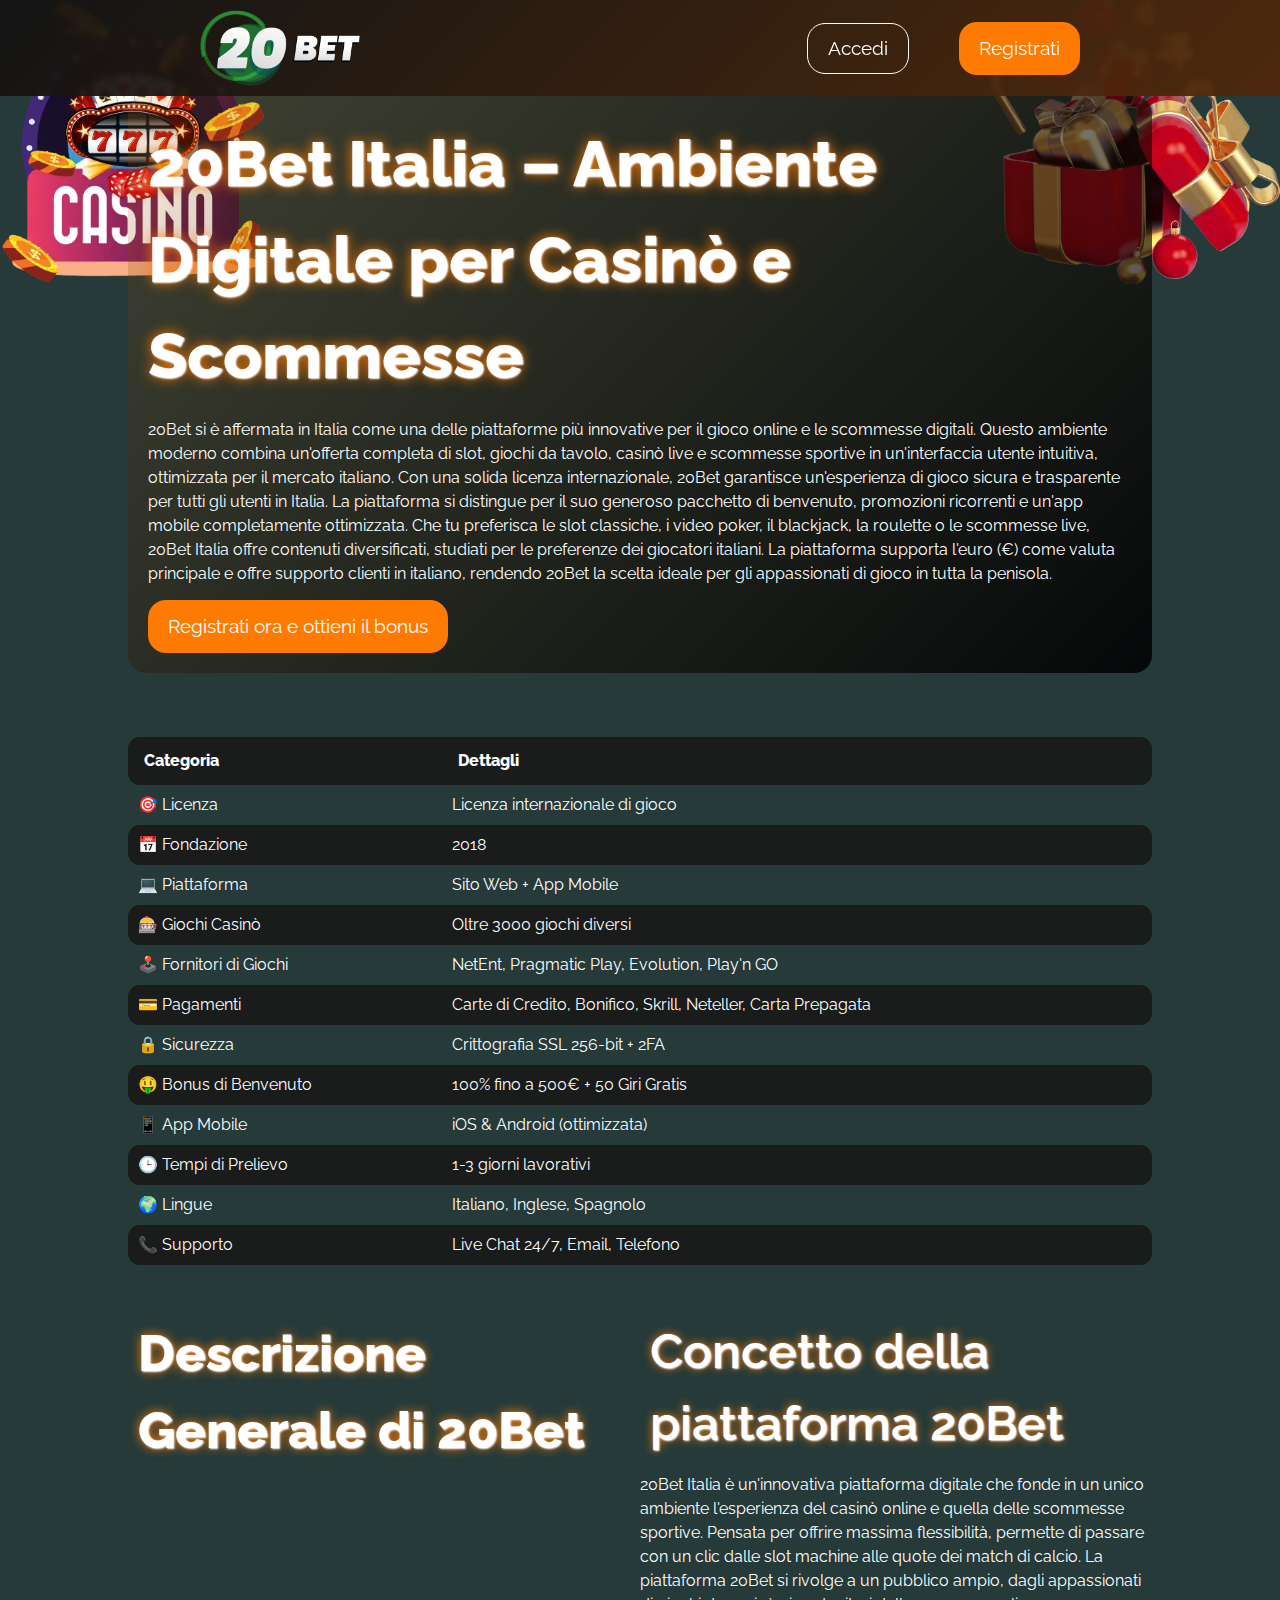
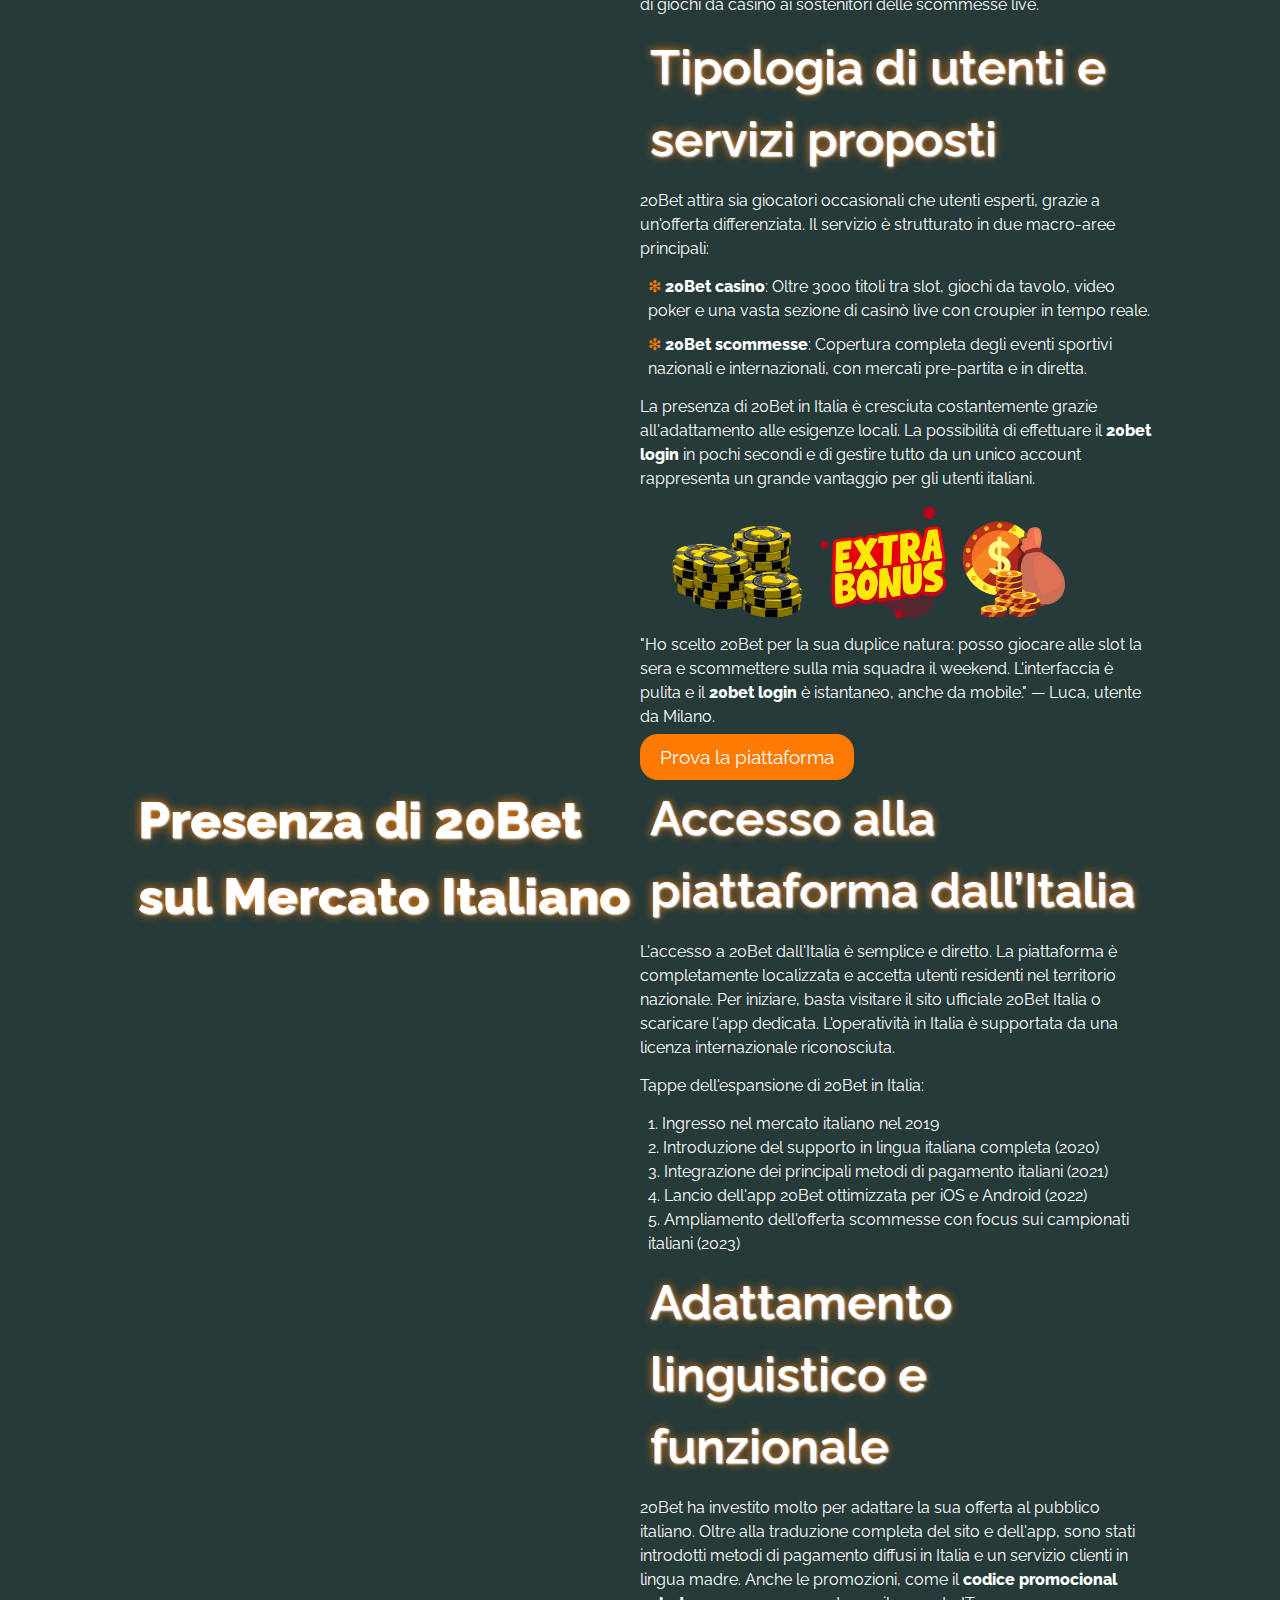
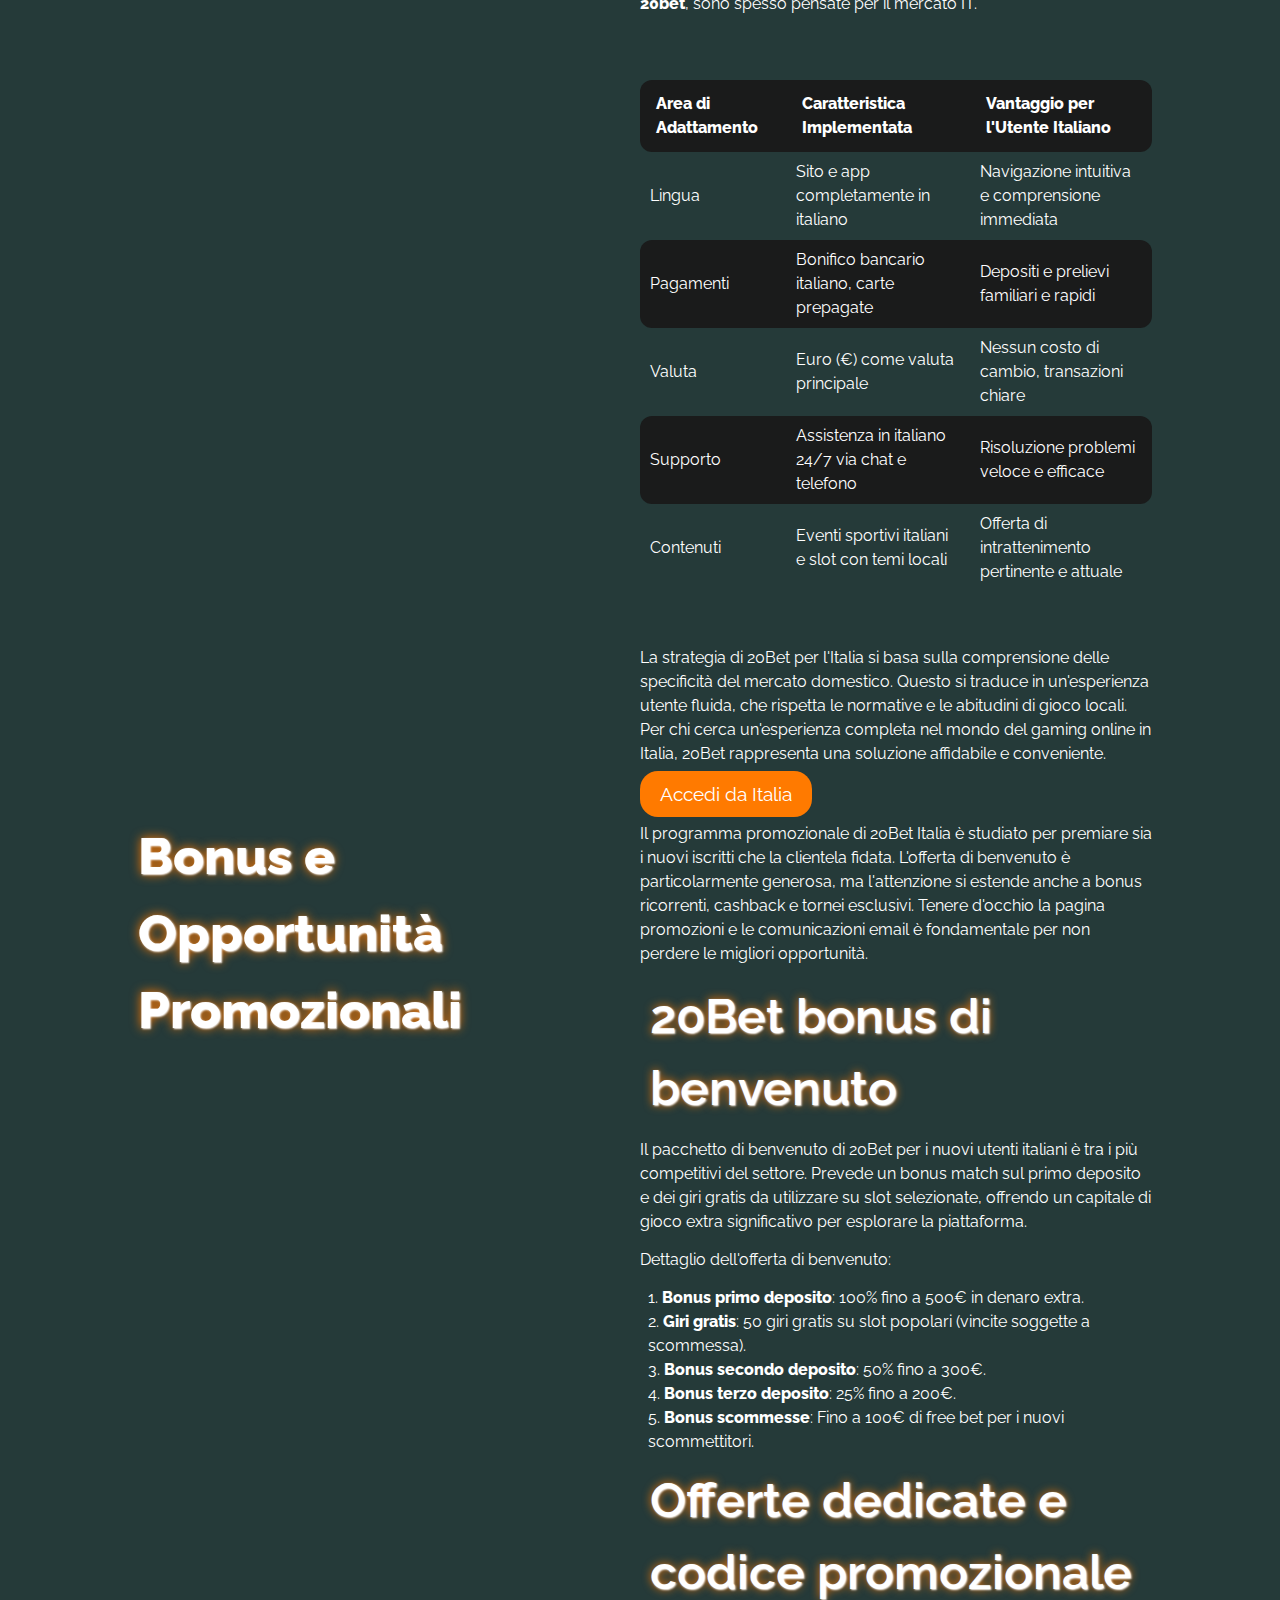
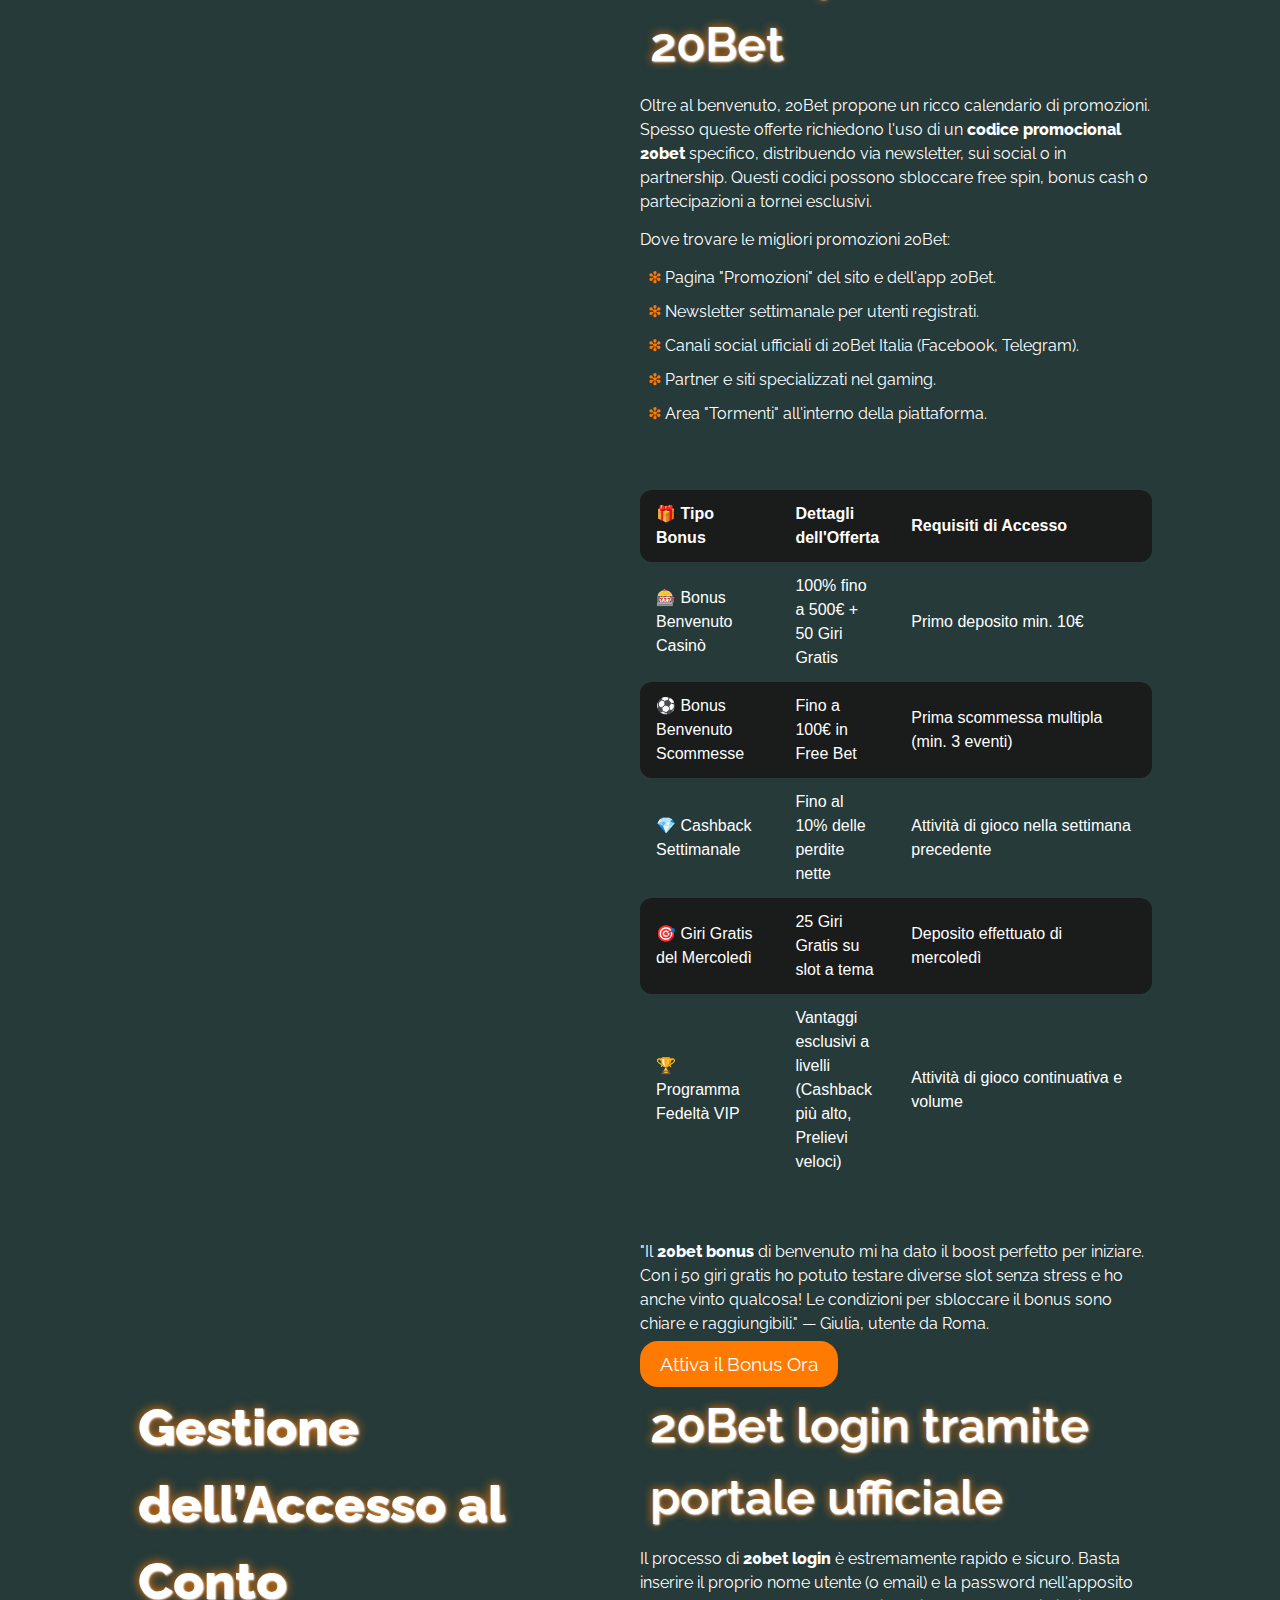
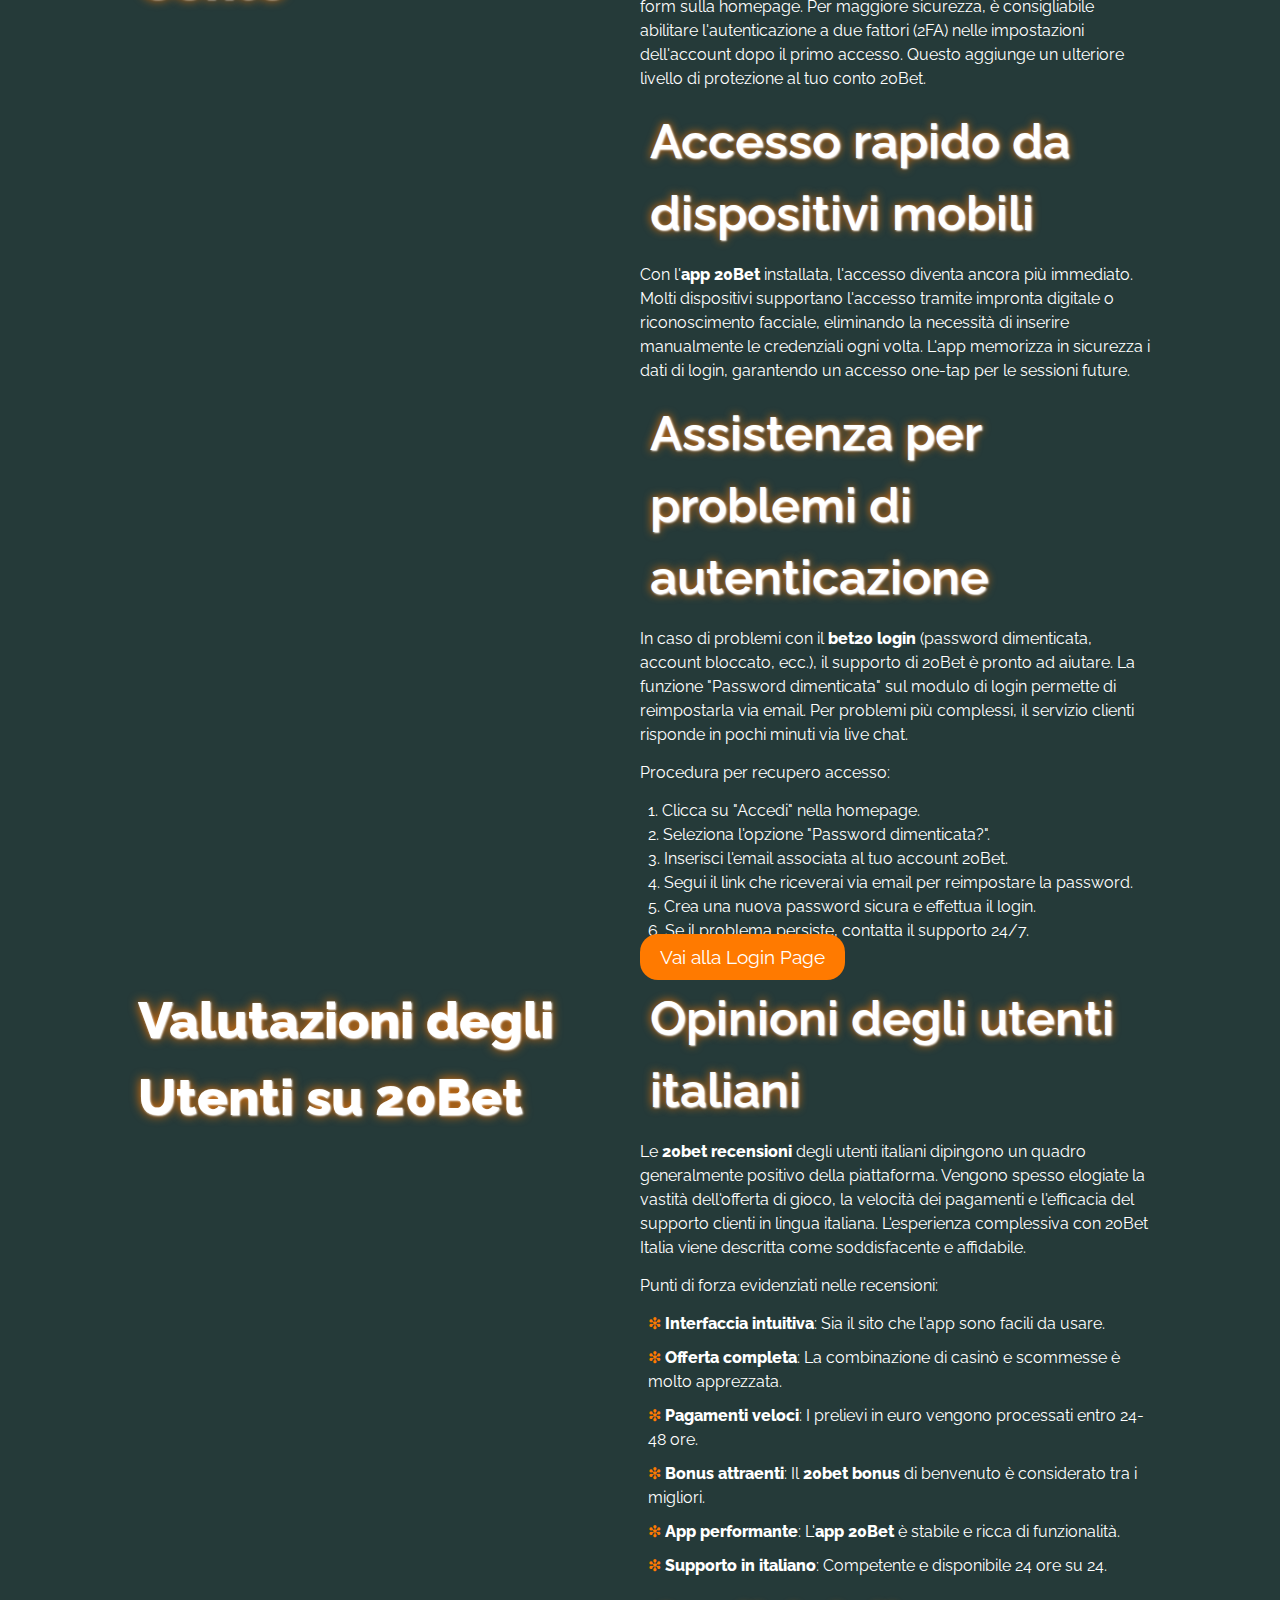
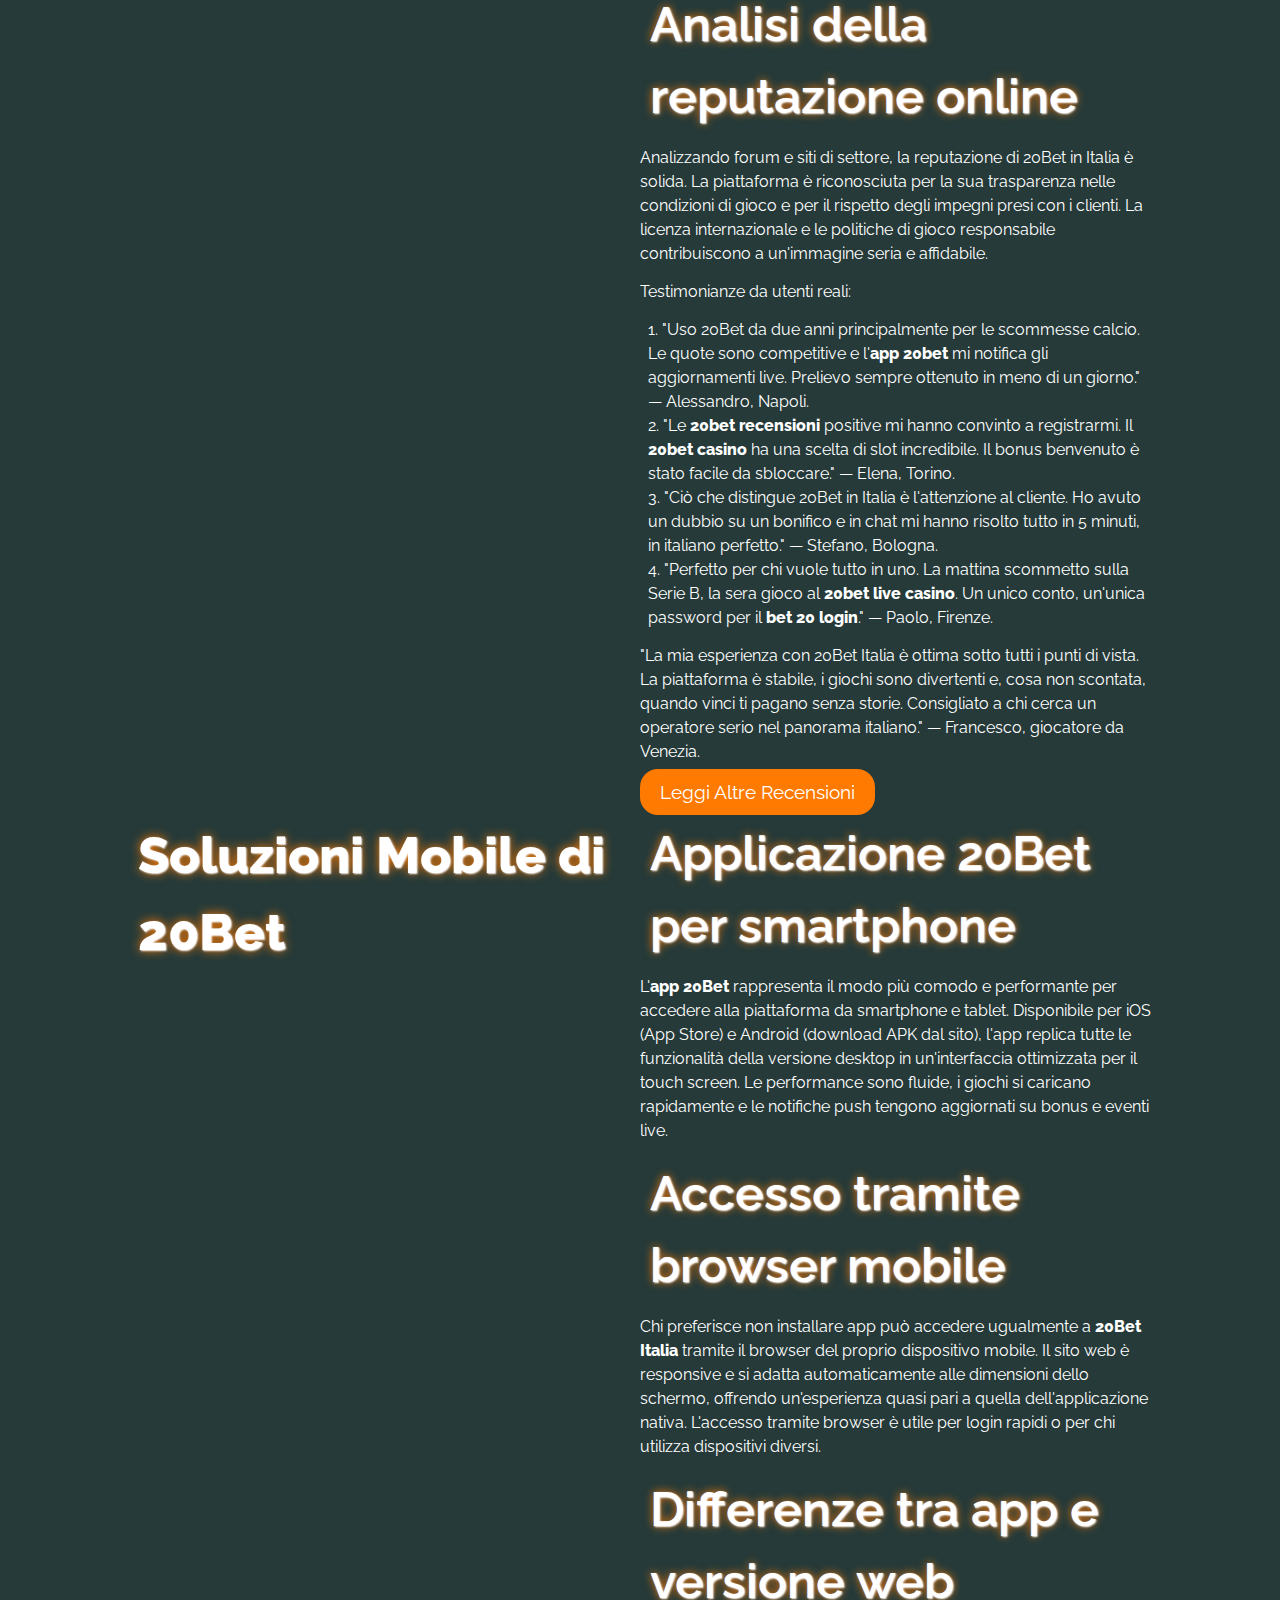
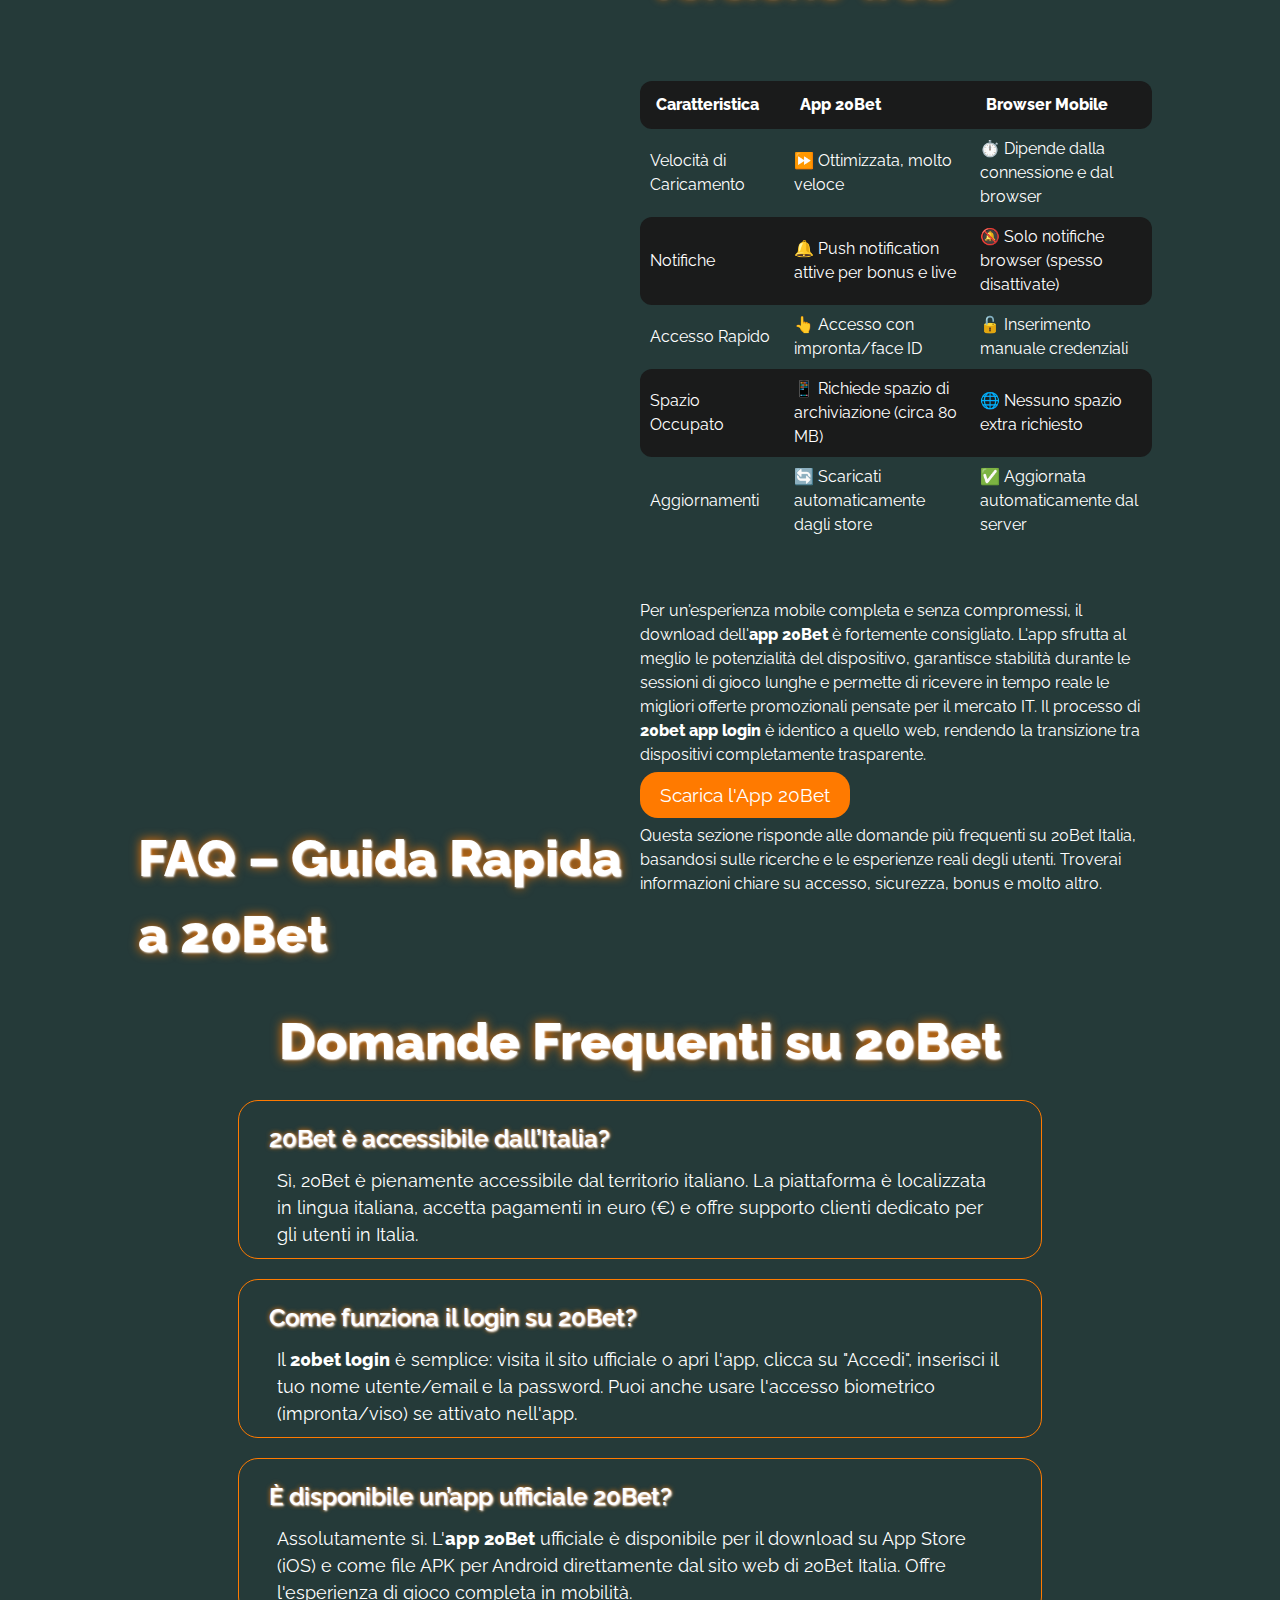
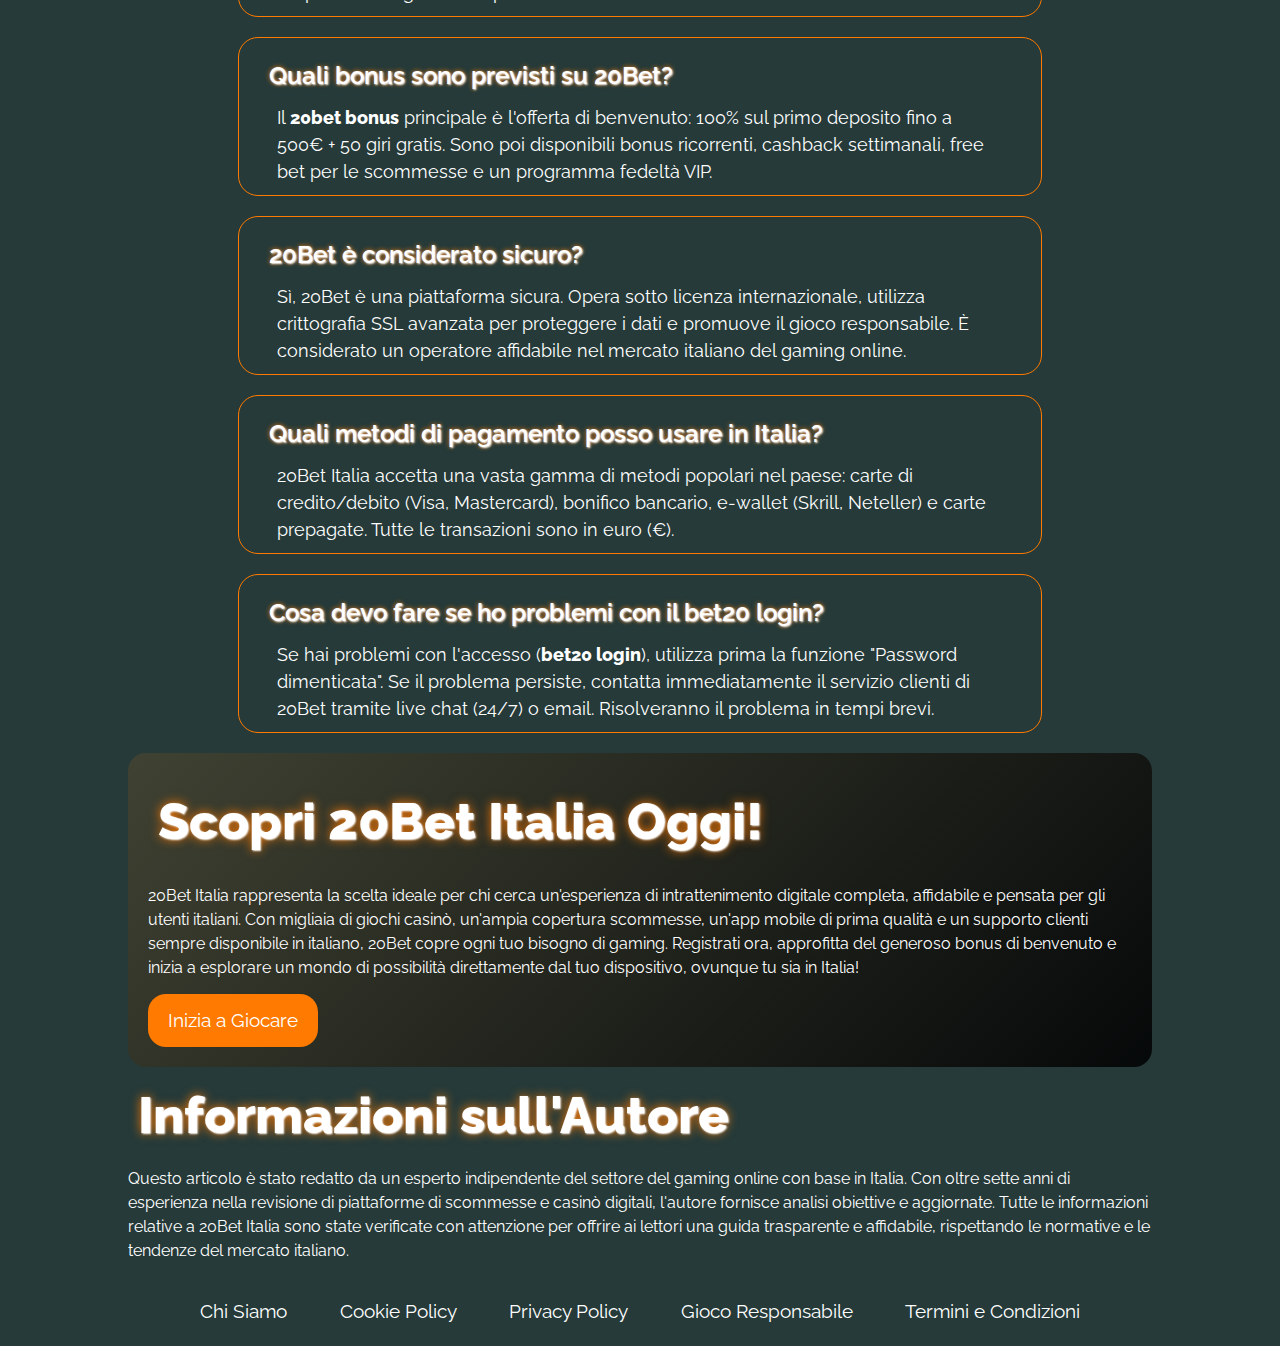
<file: index.html>
<!DOCTYPE html>
<html lang="it">

<head>
  <meta charset="UTF-8">
  <meta name="viewport" content="width=device-width, initial-scale=1.0">
  <link rel="stylesheet" href="style.css">
  <link rel="shortcut icon" href="favicon.ico">

  <title>20Bet Italia 🎲 Piattaforma Online, App Ufficiale e Area Utenti</title>
  <meta name="description"
    content="20Bet Italia è una piattaforma digitale dedicata a casinò online e scommesse. Scopri l’accesso al conto, le funzionalità dell’app 20Bet, i bonus disponibili e le valutazioni degli utenti.">

  <link rel="alternate" hreflang="it_IT" href="https://farmaciamancinelliscanno.it/it-it/">
  <link rel="alternate" hreflang="x-default" href="https://farmaciamancinelliscanno.it/">
  <link rel="canonical" href="https://farmaciamancinelliscanno.it/it-it/">

  <link rel="apple-touch-icon" sizes="180x180" href="favicon.ico">
  <meta name="apple-mobile-web-app-title" content="20Bet">

  <meta name="twitter:card" content="summary_large_image">
  <meta name="twitter:title" content="20Bet Italia 🎲 Piattaforma Online, App Ufficiale e Area Utenti">
  <meta name="twitter:description"
    content="20Bet Italia è una piattaforma digitale dedicata a casinò online e scommesse. Scopri l’accesso al conto, le funzionalità dell’app 20Bet, i bonus disponibili e le valutazioni degli utenti.">
  <meta name="twitter:image" content="https://farmaciamancinelliscanno.it/img/1.webp">

  <meta property="og:title" content="20Bet Italia 🎲 Piattaforma Online, App Ufficiale e Area Utenti">
  <meta property="og:description"
    content="20Bet Italia è una piattaforma digitale dedicata a casinò online e scommesse. Scopri l’accesso al conto, le funzionalità dell’app 20Bet, i bonus disponibili e le valutazioni degli utenti.">
  <meta property="og:type" content="website">
  <meta property="og:url" content="https://farmaciamancinelliscanno.it/">
  <meta property="og:image" content="https://farmaciamancinelliscanno.it/img/1.webp">
  <meta property="og:locale" content="it_IT">

  <script type="application/ld+json">
        {
          "@context": "https://schema.org",
          "@type": "WebSite",
          "url": "https://farmaciamancinelliscanno.it/",
          "name": "20Bet Italia 🎲 Piattaforma Online, App Ufficiale e Area Utenti",
          "description": "20Bet - Piattaforma digitale per casinò online e scommesse sportive con app dedicata, bonus esclusivi e pagamenti sicuri per gli utenti italiani."
        }
      </script>

  <script type="application/ld+json">
        {
          "@context": "https://schema.org",
          "@type": "Article",
          "mainEntityOfPage": {
            "@type": "WebPage",
            "@id": "https://farmaciamancinelliscanno.it/"
          },
          "headline": "20Bet Italia 🎲 Piattaforma Online, App Ufficiale e Area Utenti",
          "image": "https://farmaciamancinelliscanno.it/img/1.webp",
          "author": {
            "@type": "Person",
            "name": "Marco Rossi"
          },
          "publisher": {
            "@type": "Organization",
            "name": "20Bet Italia",
            "logo": {
              "@type": "ImageObject",
              "url": "https://farmaciamancinelliscanno.it/img/logo.webp"
            }
          },
          "datePublished": "2025-03-15",
          "dateModified": "2025-03-15"
        }
        </script>

  <script type="application/ld+json">
            {
              "@context": "https://schema.org",
              "@type": "BreadcrumbList",
              "itemListElement": [
                {
                  "@type": "ListItem",
                  "position": 1,
                  "name": "20Bet Italia",
                  "item": "https://farmaciamancinelliscanno.it/"
                },
                {
                  "@type": "ListItem",
                  "position": 2,
                  "name": "🎁Bonus di Benvenuto 100% fino a 500€ + 50 Giri Gratis🎁️️",
                  "item": "https://farmaciamancinelliscanno.it/"
                }
              ]
            }
          </script>

  <script type="application/ld+json">
            {
              "@context": "https://schema.org",
              "@type": "FAQPage",
              "mainEntity": [
                {
                  "@type": "Question",
                  "name": "Come posso registrarmi su 20Bet?",
                  "acceptedAnswer": {
                    "@type": "Answer",
                    "text": "Per registrarti su 20Bet visita il sito ufficiale, clicca su 'Registrati' e compila il modulo con i tuoi dati. Dopo la conferma dell'email, potrai accedere con le tue credenziali e iniziare a giocare."
                  }
                },
                {
                  "@type": "Question",
                  "name": "Esiste un codice promozionale 20Bet per i nuovi giocatori?",
                  "acceptedAnswer": {
                    "@type": "Answer",
                    "text": "Sì, i nuovi giocatori ricevono un bonus di benvenuto del 100% fino a 500€ più 50 giri gratis sul primo deposito. Codici promozionali speciali sono distribuiti regolarmente via newsletter e pagine promozionali."
                  }
                },
                {
                  "@type": "Question",
                  "name": "20Bet è legale in Italia?",
                  "acceptedAnswer": {
                    "@type": "Answer",
                    "text": "20Bet opera con licenza internazionale e fornisce servizi sicuri per i giocatori italiani tramite piattaforme regolamentate. Il sito rispetta tutti gli standard di sicurezza pertinenti per il mercato italiano."
                  }
                },
                {
                  "@type": "Question",
                  "name": "Come si scarica l'app 20Bet?",
                  "acceptedAnswer": {
                    "@type": "Answer",
                    "text": "L'app 20Bet può essere scaricata dall'App Store per iOS o come file APK per dispositivi Android dal sito ufficiale. L'installazione è semplice e richiede pochi minuti."
                  }
                },
                {
                  "@type": "Question",
                  "name": "Quali metodi di pagamento accetta 20Bet Italia?",
                  "acceptedAnswer": {
                    "@type": "Answer",
                    "text": "20Bet accetta carte di credito/debito, bonifici bancari, e-wallet come Skrill e Neteller, oltre a carte prepagate. I depositi sono immediati, i prelievi vengono elaborati in 1-3 giorni lavorativi."
                  }
                }
              ]
            }
            </script>
</head>

<body>
  <header>
    <div class="logo">
      <a href="/"><img src="./img/logo.webp" alt="Logo ufficiale 20Bet Italia" width="160" height="80"></a>
    </div>
    <div class="header-btn">
      <a href="/play/" rel="nofollow" content="noindex" class="white-btn">Accedi</a>
      <a href="/play/" rel="nofollow" content="noindex" class="green-btn">Registrati</a>
    </div>
  </header>

  <main>
    <div class="wraper">
      <div class="promo">
        <h1>20Bet Italia – Ambiente Digitale per Casinò e Scommesse</h1>

        <p class="txt">
          20Bet si è affermata in Italia come una delle piattaforme più innovative per il gioco online e le scommesse
          digitali. Questo ambiente moderno combina un'offerta completa di slot, giochi da tavolo, casinò live e
          scommesse sportive in un'interfaccia utente intuitiva, ottimizzata per il mercato italiano. Con una solida
          licenza internazionale, 20Bet garantisce un'esperienza di gioco sicura e trasparente per tutti gli utenti in
          Italia. La piattaforma si distingue per il suo generoso pacchetto di benvenuto, promozioni ricorrenti e un'app
          mobile completamente ottimizzata. Che tu preferisca le slot classiche, i video poker, il blackjack, la
          roulette o le scommesse live, 20Bet Italia offre contenuti diversificati, studiati per le preferenze dei
          giocatori italiani. La piattaforma supporta l'euro (€) come valuta principale e offre supporto clienti in
          italiano, rendendo 20Bet la scelta ideale per gli appassionati di gioco in tutta la penisola.
        </p>

        <a href="/play/" rel="nofollow" content="noindex" class="green-btn">Registrati ora e ottieni il bonus</a>
      </div>

      <div class="table-wrapper">
        <table>
          <thead>
            <tr>
              <th>Categoria</th>
              <th>Dettagli</th>
            </tr>
          </thead>
          <tbody>
            <tr>
              <td>🎯 Licenza</td>
              <td>Licenza internazionale di gioco</td>
            </tr>
            <tr>
              <td>📅 Fondazione</td>
              <td>2018</td>
            </tr>
            <tr>
              <td>💻 Piattaforma</td>
              <td>Sito Web + App Mobile</td>
            </tr>
            <tr>
              <td>🎰 Giochi Casinò</td>
              <td>Oltre 3000 giochi diversi</td>
            </tr>
            <tr>
              <td>🕹️ Fornitori di Giochi</td>
              <td>NetEnt, Pragmatic Play, Evolution, Play'n GO</td>
            </tr>
            <tr>
              <td>💳 Pagamenti</td>
              <td>Carte di Credito, Bonifico, Skrill, Neteller, Carta Prepagata</td>
            </tr>
            <tr>
              <td>🔒 Sicurezza</td>
              <td>Crittografia SSL 256-bit + 2FA</td>
            </tr>
            <tr>
              <td>🤑 Bonus di Benvenuto</td>
              <td>100% fino a 500€ + 50 Giri Gratis</td>
            </tr>
            <tr>
              <td>📱 App Mobile</td>
              <td>iOS & Android (ottimizzata)</td>
            </tr>
            <tr>
              <td>🕒 Tempi di Prelievo</td>
              <td>1-3 giorni lavorativi</td>
            </tr>
            <tr>
              <td>🌍 Lingue</td>
              <td>Italiano, Inglese, Spagnolo</td>
            </tr>
            <tr>
              <td>📞 Supporto</td>
              <td>Live Chat 24/7, Email, Telefono</td>
            </tr>
          </tbody>
        </table>
      </div>

      <div class="flex">
        <div class="flex-content">
          <h2>Descrizione Generale di 20Bet</h2>
        </div>
        <div class="flex-content">
          <h3>Concetto della piattaforma 20Bet</h3>
          <p class="txt">20Bet Italia è un'innovativa piattaforma digitale che fonde in un unico ambiente l'esperienza
            del casinò online e quella delle scommesse sportive. Pensata per offrire massima flessibilità, permette di
            passare con un clic dalle slot machine alle quote dei match di calcio. La piattaforma 20Bet si rivolge a un
            pubblico ampio, dagli appassionati di giochi da casinò ai sostenitori delle scommesse live.</p>

          <h3>Tipologia di utenti e servizi proposti</h3>
          <p class="txt">20Bet attira sia giocatori occasionali che utenti esperti, grazie a un'offerta differenziata.
            Il servizio è strutturato in due macro-aree principali:</p>

          <ul>
            <li><strong>20Bet casino</strong>: Oltre 3000 titoli tra slot, giochi da tavolo, video poker e una vasta
              sezione di casinò live con croupier in tempo reale.</li>
            <li><strong>20Bet scommesse</strong>: Copertura completa degli eventi sportivi nazionali e internazionali,
              con mercati pre-partita e in diretta.</li>
          </ul>

          <p class="txt">La presenza di 20Bet in Italia è cresciuta costantemente grazie all'adattamento alle esigenze
            locali. La possibilità di effettuare il <strong>20bet login</strong> in pochi secondi e di gestire tutto da
            un unico account rappresenta un grande vantaggio per gli utenti italiani.</p>

          <img src="./img/1.webp" alt="Interfaccia di 20Bet Italia su computer e smartphone" width="800" height="600">

          <blockquote>
            "Ho scelto 20Bet per la sua duplice natura: posso giocare alle slot la sera e scommettere sulla mia squadra
            il weekend. L'interfaccia è pulita e il <strong>20bet login</strong> è istantaneo, anche da mobile." — Luca,
            utente da Milano.
          </blockquote>

          <a href="/play/" rel="nofollow" content="noindex" class="green-btn">Prova la piattaforma</a>
        </div>
      </div>

      <div class="flex">
        <div class="flex-content">
          <h2>Presenza di 20Bet sul Mercato Italiano</h2>
        </div>

        <div class="flex-content">
          <h3>Accesso alla piattaforma dall’Italia</h3>

          <p class="txt">
            L'accesso a 20Bet dall'Italia è semplice e diretto. La piattaforma è completamente localizzata e accetta
            utenti residenti nel territorio nazionale. Per iniziare, basta visitare il sito ufficiale 20Bet Italia o
            scaricare l'app dedicata. L'operatività in Italia è supportata da una licenza internazionale riconosciuta.
          </p>

          <p class="txt">Tappe dell'espansione di 20Bet in Italia:</p>

          <ol>
            <li>Ingresso nel mercato italiano nel 2019</li>
            <li>Introduzione del supporto in lingua italiana completa (2020)</li>
            <li>Integrazione dei principali metodi di pagamento italiani (2021)</li>
            <li>Lancio dell'app 20Bet ottimizzata per iOS e Android (2022)</li>
            <li>Ampliamento dell'offerta scommesse con focus sui campionati italiani (2023)</li>
          </ol>

          <h3>Adattamento linguistico e funzionale</h3>

          <p class="txt">
            20Bet ha investito molto per adattare la sua offerta al pubblico italiano. Oltre alla traduzione completa
            del sito e dell'app, sono stati introdotti metodi di pagamento diffusi in Italia e un servizio clienti in
            lingua madre. Anche le promozioni, come il <strong>codice promocional 20bet</strong>, sono spesso pensate
            per il mercato IT.
          </p>

          <div class="table-wrapper">
            <table>
              <thead>
                <tr>
                  <th>Area di Adattamento</th>
                  <th>Caratteristica Implementata</th>
                  <th>Vantaggio per l'Utente Italiano</th>
                </tr>
              </thead>
              <tbody>
                <tr>
                  <td>Lingua</td>
                  <td>Sito e app completamente in italiano</td>
                  <td>Navigazione intuitiva e comprensione immediata</td>
                </tr>
                <tr>
                  <td>Pagamenti</td>
                  <td>Bonifico bancario italiano, carte prepagate</td>
                  <td>Depositi e prelievi familiari e rapidi</td>
                </tr>
                <tr>
                  <td>Valuta</td>
                  <td>Euro (€) come valuta principale</td>
                  <td>Nessun costo di cambio, transazioni chiare</td>
                </tr>
                <tr>
                  <td>Supporto</td>
                  <td>Assistenza in italiano 24/7 via chat e telefono</td>
                  <td>Risoluzione problemi veloce e efficace</td>
                </tr>
                <tr>
                  <td>Contenuti</td>
                  <td>Eventi sportivi italiani e slot con temi locali</td>
                  <td>Offerta di intrattenimento pertinente e attuale</td>
                </tr>
              </tbody>
            </table>
          </div>

          <p class="txt">
            La strategia di 20Bet per l'Italia si basa sulla comprensione delle specificità del mercato domestico.
            Questo si traduce in un'esperienza utente fluida, che rispetta le normative e le abitudini di gioco locali.
            Per chi cerca un'esperienza completa nel mondo del gaming online in Italia, 20Bet rappresenta una soluzione
            affidabile e conveniente.
          </p>

          <a href="/play/" rel="nofollow" content="noindex" class="green-btn">Accedi da Italia</a>
        </div>
      </div>

      <div class="flex">
        <div class="flex-content">
          <h2>Bonus e Opportunità Promozionali</h2>
        </div>

        <div class="flex-content">
          <p class="txt">
            Il programma promozionale di 20Bet Italia è studiato per premiare sia i nuovi iscritti che la clientela
            fidata. L'offerta di benvenuto è particolarmente generosa, ma l'attenzione si estende anche a bonus
            ricorrenti, cashback e tornei esclusivi. Tenere d'occhio la pagina promozioni e le comunicazioni email è
            fondamentale per non perdere le migliori opportunità.
          </p>

          <h3>20Bet bonus di benvenuto</h3>

          <p class="txt">Il pacchetto di benvenuto di 20Bet per i nuovi utenti italiani è tra i più competitivi del
            settore. Prevede un bonus match sul primo deposito e dei giri gratis da utilizzare su slot selezionate,
            offrendo un capitale di gioco extra significativo per esplorare la piattaforma.</p>

          <p class="txt">Dettaglio dell'offerta di benvenuto:</p>

          <ol>
            <li><strong>Bonus primo deposito</strong>: 100% fino a 500€ in denaro extra.</li>
            <li><strong>Giri gratis</strong>: 50 giri gratis su slot popolari (vincite soggette a scommessa).</li>
            <li><strong>Bonus secondo deposito</strong>: 50% fino a 300€.</li>
            <li><strong>Bonus terzo deposito</strong>: 25% fino a 200€.</li>
            <li><strong>Bonus scommesse</strong>: Fino a 100€ di free bet per i nuovi scommettitori.</li>
          </ol>

          <h3>Offerte dedicate e codice promozionale 20Bet</h3>

          <p class="txt">Oltre al benvenuto, 20Bet propone un ricco calendario di promozioni. Spesso queste offerte
            richiedono l'uso di un <strong>codice promocional 20bet</strong> specifico, distribuendo via newsletter, sui
            social o in partnership. Questi codici possono sbloccare free spin, bonus cash o partecipazioni a tornei
            esclusivi.</p>

          <p class="txt">Dove trovare le migliori promozioni 20Bet:</p>

          <ul>
            <li>Pagina "Promozioni" del sito e dell'app 20Bet.</li>
            <li>Newsletter settimanale per utenti registrati.</li>
            <li>Canali social ufficiali di 20Bet Italia (Facebook, Telegram).</li>
            <li>Partner e siti specializzati nel gaming.</li>
            <li>Area "Tormenti" all'interno della piattaforma.</li>
          </ul>

          <div class="table-wrapper">
            <table class="bonus-table">
              <thead>
                <tr>
                  <th>🎁 Tipo Bonus</th>
                  <th>Dettagli dell'Offerta</th>
                  <th>Requisiti di Accesso</th>
                </tr>
              </thead>
              <tbody>
                <tr>
                  <td>🎰 Bonus Benvenuto Casinò</td>
                  <td>100% fino a 500€ + 50 Giri Gratis</td>
                  <td>Primo deposito min. 10€</td>
                </tr>
                <tr>
                  <td>⚽ Bonus Benvenuto Scommesse</td>
                  <td>Fino a 100€ in Free Bet</td>
                  <td>Prima scommessa multipla (min. 3 eventi)</td>
                </tr>
                <tr>
                  <td>💎 Cashback Settimanale</td>
                  <td>Fino al 10% delle perdite nette</td>
                  <td>Attività di gioco nella settimana precedente</td>
                </tr>
                <tr>
                  <td>🎯 Giri Gratis del Mercoledì</td>
                  <td>25 Giri Gratis su slot a tema</td>
                  <td>Deposito effettuato di mercoledì</td>
                </tr>
                <tr>
                  <td>🏆 Programma Fedeltà VIP</td>
                  <td>Vantaggi esclusivi a livelli (Cashback più alto, Prelievi veloci)</td>
                  <td>Attività di gioco continuativa e volume</td>
                </tr>
              </tbody>
            </table>
          </div>

          <blockquote>
            "Il <strong>20bet bonus</strong> di benvenuto mi ha dato il boost perfetto per iniziare. Con i 50 giri
            gratis ho potuto testare diverse slot senza stress e ho anche vinto qualcosa! Le condizioni per sbloccare il
            bonus sono chiare e raggiungibili." — Giulia, utente da Roma.
          </blockquote>

          <a href="/play/" rel="nofollow" content="noindex" class="green-btn">Attiva il Bonus Ora</a>
        </div>
      </div>

      <div class="flex">
        <div class="flex-content">
          <h2>Gestione dell’Accesso al Conto</h2>
        </div>

        <div class="flex-content">
          <h3>20Bet login tramite portale ufficiale</h3>

          <p class="txt">
            Il processo di <strong>20bet login</strong> è estremamente rapido e sicuro. Basta inserire il proprio nome
            utente (o email) e la password nell'apposito form sulla homepage. Per maggiore sicurezza, è consigliabile
            abilitare l'autenticazione a due fattori (2FA) nelle impostazioni dell'account dopo il primo accesso. Questo
            aggiunge un ulteriore livello di protezione al tuo conto 20Bet.
          </p>

          <h3>Accesso rapido da dispositivi mobili</h3>

          <p class="txt">Con l'<strong>app 20Bet</strong> installata, l'accesso diventa ancora più immediato. Molti
            dispositivi supportano l'accesso tramite impronta digitale o riconoscimento facciale, eliminando la
            necessità di inserire manualmente le credenziali ogni volta. L'app memorizza in sicurezza i dati di login,
            garantendo un accesso one-tap per le sessioni future.</p>

          <h3>Assistenza per problemi di autenticazione</h3>

          <p class="txt">In caso di problemi con il <strong>bet20 login</strong> (password dimenticata, account
            bloccato, ecc.), il supporto di 20Bet è pronto ad aiutare. La funzione "Password dimenticata" sul modulo di
            login permette di reimpostarla via email. Per problemi più complessi, il servizio clienti risponde in pochi
            minuti via live chat.</p>

          <p class="txt">Procedura per recupero accesso:</p>

          <ol>
            <li>Clicca su "Accedi" nella homepage.</li>
            <li>Seleziona l'opzione "Password dimenticata?".</li>
            <li>Inserisci l'email associata al tuo account 20Bet.</li>
            <li>Segui il link che riceverai via email per reimpostare la password.</li>
            <li>Crea una nuova password sicura e effettua il login.</li>
            <li>Se il problema persiste, contatta il supporto 24/7.</li>
          </ol>

          <a href="/play/" rel="nofollow" content="noindex" class="green-btn">Vai alla Login Page</a>
        </div>
      </div>

      <div class="flex">
        <div class="flex-content">
          <h2>Valutazioni degli Utenti su 20Bet</h2>
        </div>

        <div class="flex-content">
          <h3>Opinioni degli utenti italiani</h3>
          <p class="txt">
            Le <strong>20bet recensioni</strong> degli utenti italiani dipingono un quadro generalmente positivo della
            piattaforma. Vengono spesso elogiate la vastità dell'offerta di gioco, la velocità dei pagamenti e
            l'efficacia del supporto clienti in lingua italiana. L'esperienza complessiva con 20Bet Italia viene
            descritta come soddisfacente e affidabile.
          </p>

          <p class="txt">Punti di forza evidenziati nelle recensioni:</p>

          <ul>
            <li><strong>Interfaccia intuitiva</strong>: Sia il sito che l'app sono facili da usare.</li>
            <li><strong>Offerta completa</strong>: La combinazione di casinò e scommesse è molto apprezzata.</li>
            <li><strong>Pagamenti veloci</strong>: I prelievi in euro vengono processati entro 24-48 ore.</li>
            <li><strong>Bonus attraenti</strong>: Il <strong>20bet bonus</strong> di benvenuto è considerato tra i
              migliori.</li>
            <li><strong>App performante</strong>: L'<strong>app 20Bet</strong> è stabile e ricca di funzionalità.</li>
            <li><strong>Supporto in italiano</strong>: Competente e disponibile 24 ore su 24.</li>
          </ul>

          <h3>Analisi della reputazione online</h3>

          <p class="txt">Analizzando forum e siti di settore, la reputazione di 20Bet in Italia è solida. La piattaforma
            è riconosciuta per la sua trasparenza nelle condizioni di gioco e per il rispetto degli impegni presi con i
            clienti. La licenza internazionale e le politiche di gioco responsabile contribuiscono a un'immagine seria e
            affidabile.</p>

          <p class="txt">Testimonianze da utenti reali:</p>

          <ol>
            <li>"Uso 20Bet da due anni principalmente per le scommesse calcio. Le quote sono competitive e l'<strong>app
                20bet</strong> mi notifica gli aggiornamenti live. Prelievo sempre ottenuto in meno di un giorno." —
              Alessandro, Napoli.</li>
            <li>"Le <strong>20bet recensioni</strong> positive mi hanno convinto a registrarmi. Il <strong>20bet
                casino</strong> ha una scelta di slot incredibile. Il bonus benvenuto è stato facile da sbloccare." —
              Elena, Torino.</li>
            <li>"Ciò che distingue 20Bet in Italia è l'attenzione al cliente. Ho avuto un dubbio su un bonifico e in
              chat mi hanno risolto tutto in 5 minuti, in italiano perfetto." — Stefano, Bologna.</li>
            <li>"Perfetto per chi vuole tutto in uno. La mattina scommetto sulla Serie B, la sera gioco al <strong>20bet
                live casino</strong>. Un unico conto, un'unica password per il <strong>bet 20 login</strong>." — Paolo,
              Firenze.</li>
          </ol>

          <blockquote>
            "La mia esperienza con 20Bet Italia è ottima sotto tutti i punti di vista. La piattaforma è stabile, i
            giochi sono divertenti e, cosa non scontata, quando vinci ti pagano senza storie. Consigliato a chi cerca un
            operatore serio nel panorama italiano." — Francesco, giocatore da Venezia.
          </blockquote>

          <a href="/play/" rel="nofollow" content="noindex" class="green-btn">Leggi Altre Recensioni</a>
        </div>
      </div>

      <div class="flex">
        <div class="flex-content">
          <h2>Soluzioni Mobile di 20Bet</h2>
        </div>

        <div class="flex-content">
          <h3>Applicazione 20Bet per smartphone</h3>

          <p class="txt">
            L'<strong>app 20Bet</strong> rappresenta il modo più comodo e performante per accedere alla piattaforma da
            smartphone e tablet. Disponibile per iOS (App Store) e Android (download APK dal sito), l'app replica tutte
            le funzionalità della versione desktop in un'interfaccia ottimizzata per il touch screen. Le performance
            sono fluide, i giochi si caricano rapidamente e le notifiche push tengono aggiornati su bonus e eventi live.
          </p>

          <h3>Accesso tramite browser mobile</h3>

          <p class="txt">Chi preferisce non installare app può accedere ugualmente a <strong>20Bet Italia</strong>
            tramite il browser del proprio dispositivo mobile. Il sito web è responsive e si adatta automaticamente alle
            dimensioni dello schermo, offrendo un'esperienza quasi pari a quella dell'applicazione nativa. L'accesso
            tramite browser è utile per login rapidi o per chi utilizza dispositivi diversi.</p>

          <h3>Differenze tra app e versione web</h3>

          <div class="table-wrapper">
            <table>
              <thead>
                <tr>
                  <th>Caratteristica</th>
                  <th>App 20Bet</th>
                  <th>Browser Mobile</th>
                </tr>
              </thead>
              <tbody>
                <tr>
                  <td>Velocità di Caricamento</td>
                  <td>⏩ Ottimizzata, molto veloce</td>
                  <td>⏱️ Dipende dalla connessione e dal browser</td>
                </tr>
                <tr>
                  <td>Notifiche</td>
                  <td>🔔 Push notification attive per bonus e live</td>
                  <td>🔕 Solo notifiche browser (spesso disattivate)</td>
                </tr>
                <tr>
                  <td>Accesso Rapido</td>
                  <td>👆 Accesso con impronta/face ID</td>
                  <td>🔓 Inserimento manuale credenziali</td>
                </tr>
                <tr>
                  <td>Spazio Occupato</td>
                  <td>📱 Richiede spazio di archiviazione (circa 80 MB)</td>
                  <td>🌐 Nessuno spazio extra richiesto</td>
                </tr>
                <tr>
                  <td>Aggiornamenti</td>
                  <td>🔄 Scaricati automaticamente dagli store</td>
                  <td>✅ Aggiornata automaticamente dal server</td>
                </tr>
              </tbody>
            </table>
          </div>

          <p class="txt">
            Per un'esperienza mobile completa e senza compromessi, il download dell'<strong>app 20Bet</strong> è
            fortemente consigliato. L'app sfrutta al meglio le potenzialità del dispositivo, garantisce stabilità
            durante le sessioni di gioco lunghe e permette di ricevere in tempo reale le migliori offerte promozionali
            pensate per il mercato IT. Il processo di <strong>20bet app login</strong> è identico a quello web, rendendo
            la transizione tra dispositivi completamente trasparente.
          </p>

          <a href="/play/" rel="nofollow" content="noindex" class="green-btn">Scarica l'App 20Bet</a>
        </div>
      </div>

      <div class="flex">
        <div class="flex-content">
          <h2>FAQ – Guida Rapida a 20Bet</h2>
        </div>

        <div class="flex-content">
          <p class="txt">
            Questa sezione risponde alle domande più frequenti su 20Bet Italia, basandosi sulle ricerche e le esperienze
            reali degli utenti. Troverai informazioni chiare su accesso, sicurezza, bonus e molto altro.
          </p>
        </div>
      </div>

      <section class="faq-section">
        <h2>Domande Frequenti su 20Bet</h2>

        <div class="qa-scontent-title">
          <h3>20Bet è accessibile dall’Italia?</h3>
          <div class="qa-answaer">
            Sì, 20Bet è pienamente accessibile dal territorio italiano. La piattaforma è localizzata in lingua italiana,
            accetta pagamenti in euro (€) e offre supporto clienti dedicato per gli utenti in Italia.
          </div>
        </div>

        <div class="qa-scontent-title">
          <h3>Come funziona il login su 20Bet?</h3>
          <div class="qa-answaer">
            Il <strong>20bet login</strong> è semplice: visita il sito ufficiale o apri l'app, clicca su "Accedi",
            inserisci il tuo nome utente/email e la password. Puoi anche usare l'accesso biometrico (impronta/viso) se
            attivato nell'app.
          </div>
        </div>

        <div class="qa-scontent-title">
          <h3>È disponibile un’app ufficiale 20Bet?</h3>
          <div class="qa-answaer">
            Assolutamente sì. L'<strong>app 20Bet</strong> ufficiale è disponibile per il download su App Store (iOS) e
            come file APK per Android direttamente dal sito web di 20Bet Italia. Offre l'esperienza di gioco completa in
            mobilità.
          </div>
        </div>

        <div class="qa-scontent-title">
          <h3>Quali bonus sono previsti su 20Bet?</h3>
          <div class="qa-answaer">
            Il <strong>20bet bonus</strong> principale è l'offerta di benvenuto: 100% sul primo deposito fino a 500€ +
            50 giri gratis. Sono poi disponibili bonus ricorrenti, cashback settimanali, free bet per le scommesse e un
            programma fedeltà VIP.
          </div>
        </div>

        <div class="qa-scontent-title">
          <h3>20Bet è considerato sicuro?</h3>
          <div class="qa-answaer">
            Sì, 20Bet è una piattaforma sicura. Opera sotto licenza internazionale, utilizza crittografia SSL avanzata
            per proteggere i dati e promuove il gioco responsabile. È considerato un operatore affidabile nel mercato
            italiano del gaming online.
          </div>
        </div>

        <div class="qa-scontent-title">
          <h3>Quali metodi di pagamento posso usare in Italia?</h3>
          <div class="qa-answaer">
            20Bet Italia accetta una vasta gamma di metodi popolari nel paese: carte di credito/debito (Visa,
            Mastercard), bonifico bancario, e-wallet (Skrill, Neteller) e carte prepagate. Tutte le transazioni sono in
            euro (€).
          </div>
        </div>

        <div class="qa-scontent-title">
          <h3>Cosa devo fare se ho problemi con il bet20 login?</h3>
          <div class="qa-answaer">
            Se hai problemi con l'accesso (<strong>bet20 login</strong>), utilizza prima la funzione "Password
            dimenticata". Se il problema persiste, contatta immediatamente il servizio clienti di 20Bet tramite live
            chat (24/7) o email. Risolveranno il problema in tempi brevi.
          </div>
        </div>
      </section>

      <div class="promo">
        <h2>Scopri 20Bet Italia Oggi!</h2>
        <p class="txt">
          20Bet Italia rappresenta la scelta ideale per chi cerca un'esperienza di intrattenimento digitale completa,
          affidabile e pensata per gli utenti italiani. Con migliaia di giochi casinò, un'ampia copertura scommesse,
          un'app mobile di prima qualità e un supporto clienti sempre disponibile in italiano, 20Bet copre ogni tuo
          bisogno di gaming. Registrati ora, approfitta del generoso bonus di benvenuto e inizia a esplorare un mondo di
          possibilità direttamente dal tuo dispositivo, ovunque tu sia in Italia!
        </p>
        <a href="/play/" rel="nofollow" content="noindex" class="green-btn">Inizia a Giocare</a>
      </div>

      <div class="author-section">
        <h2>Informazioni sull'Autore</h2>
        <p class="txt">
          Questo articolo è stato redatto da un esperto indipendente del settore del gaming online con base in Italia.
          Con oltre sette anni di esperienza nella revisione di piattaforme di scommesse e casinò digitali, l'autore
          fornisce analisi obiettive e aggiornate. Tutte le informazioni relative a 20Bet Italia sono state verificate
          con attenzione per offrire ai lettori una guida trasparente e affidabile, rispettando le normative e le
          tendenze del mercato italiano.
        </p>
      </div>
    </div>
  </main>

  <footer>
    <div class="flex">
      <a href="/about-us/">Chi Siamo</a>
      <a href="/cookie-policy/">Cookie Policy</a>
      <a href="/privacy-policy/">Privacy Policy</a>
      <a href="/responsible-gambling/">Gioco Responsabile</a>
      <a href="/terms-and-conditions/">Termini e Condizioni</a>
    </div>

  </footer>

</body>

</html>
</file>
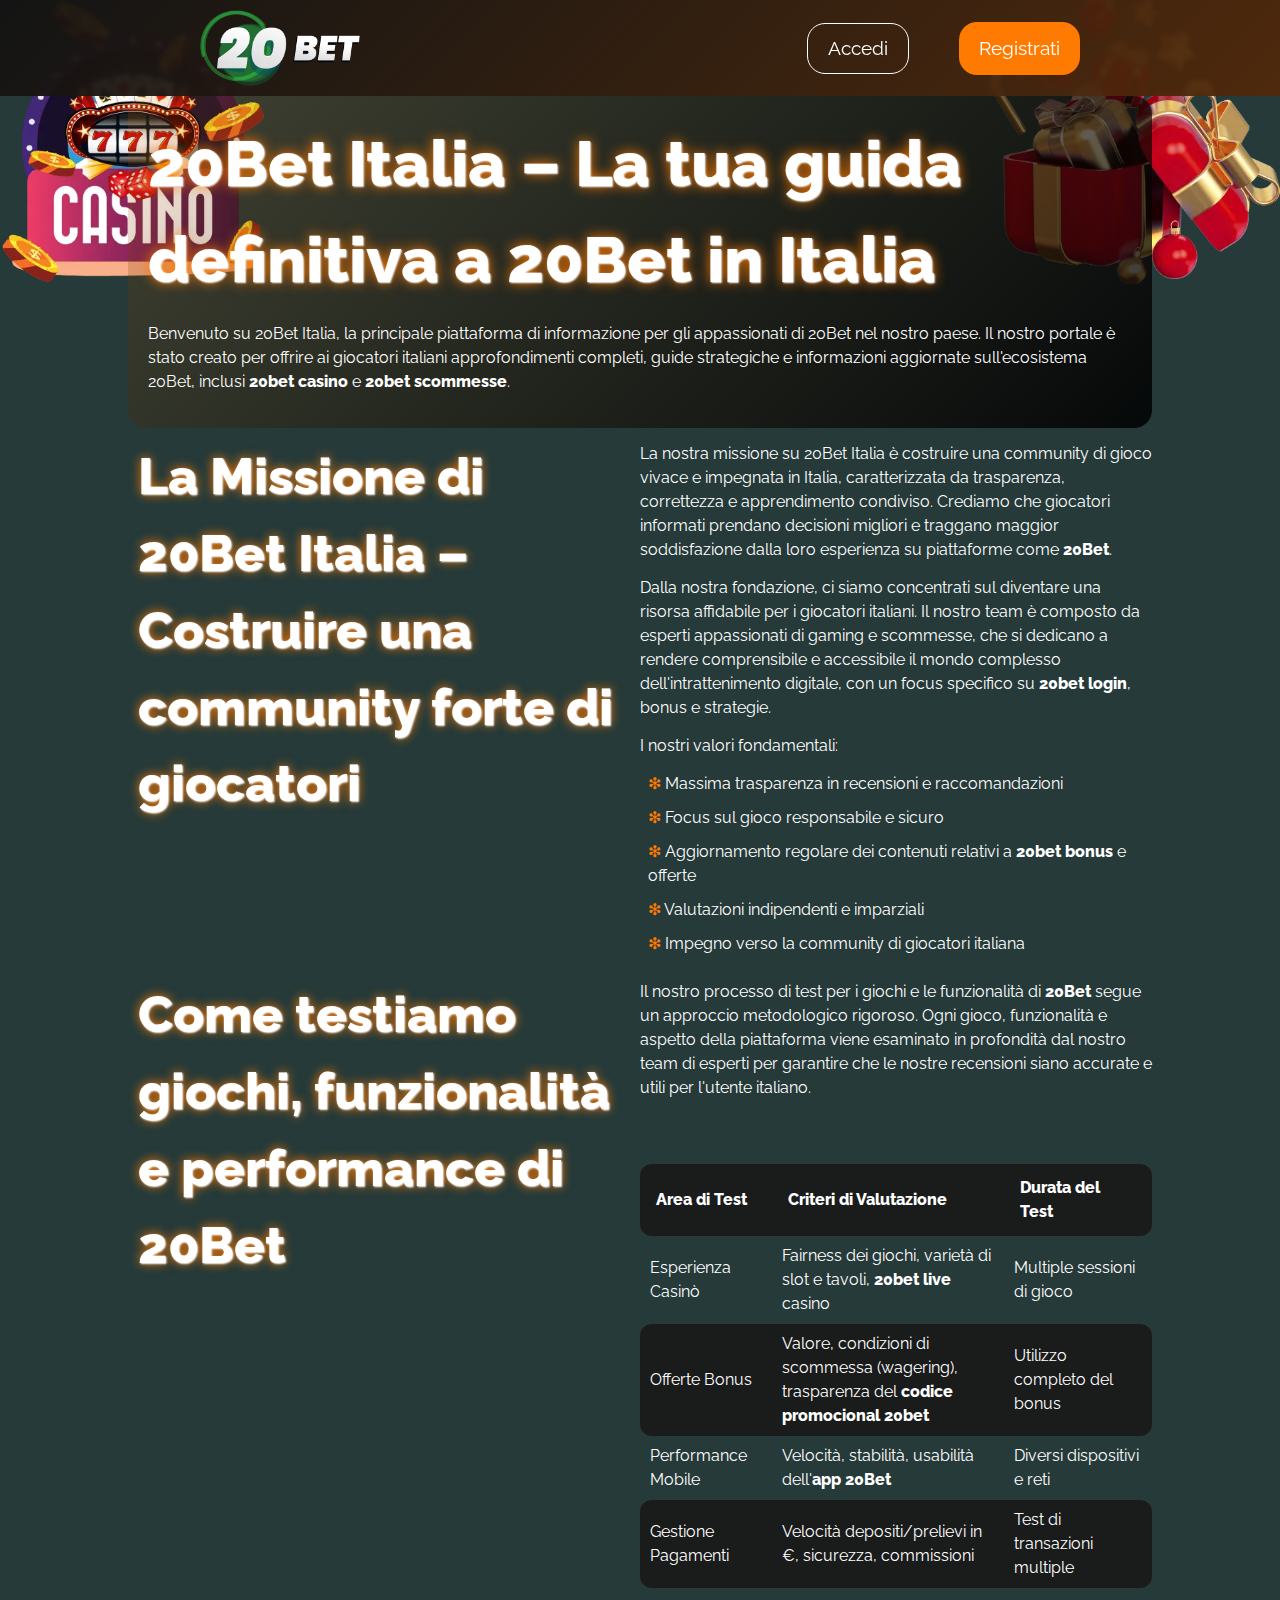
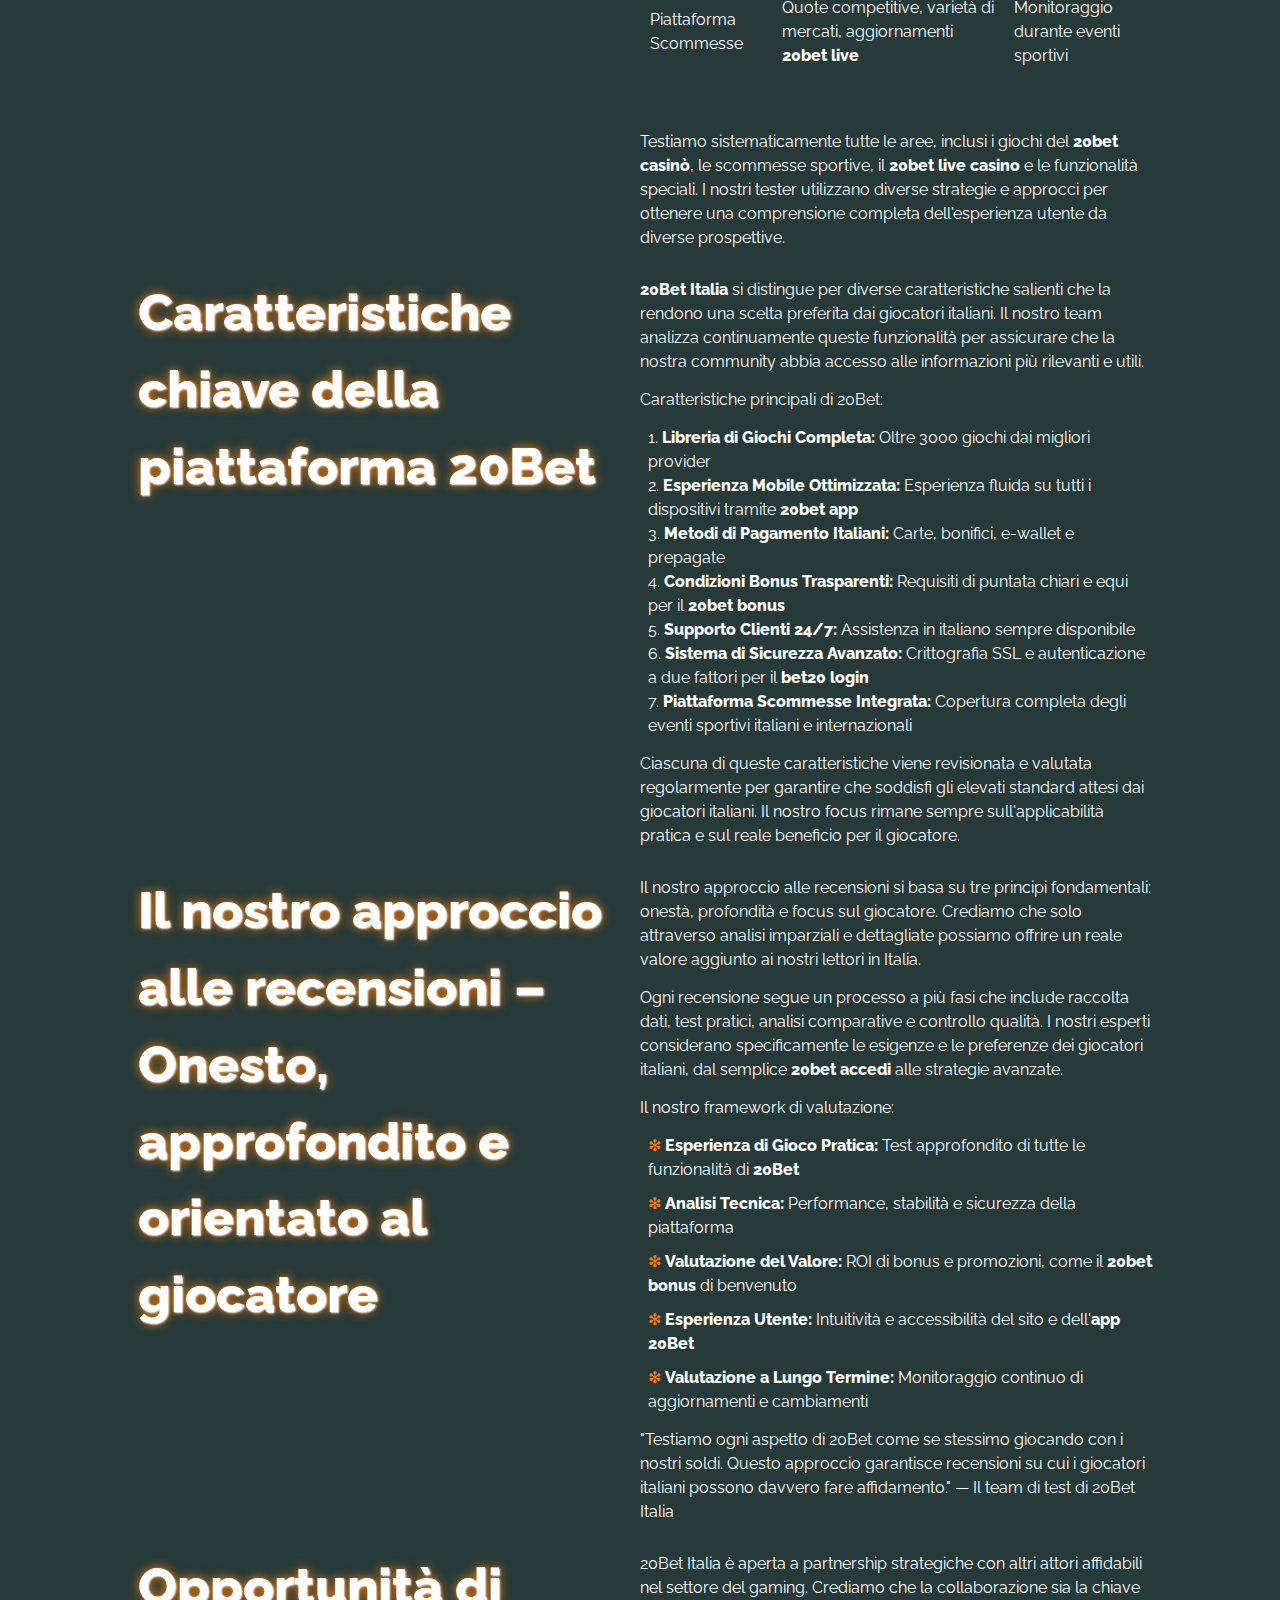
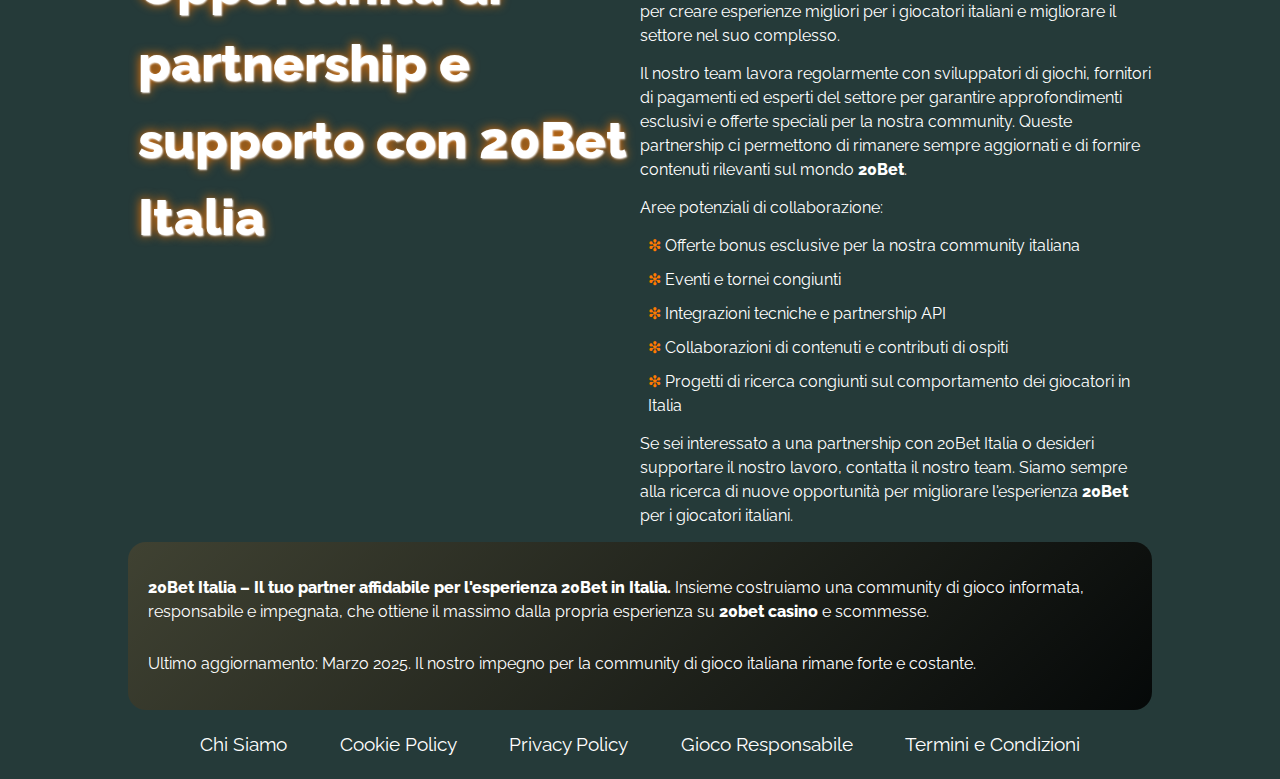
<file: about-us/index.html>
<!DOCTYPE html>
<html lang="it">

<head>
    <meta charset="UTF-8">
    <meta name="viewport" content="width=device-width, initial-scale=1.0">
    <link rel="stylesheet" href="/style.css">
    <link rel="shortcut icon" href="/favicon.ico">

    <title>20Bet Italia – Il principale portale informativo su 20Bet</title>
    <meta name="description"
        content="Scopri tutto su 20Bet Italia – guide, strategie, consigli e gli ultimi aggiornamenti per giocatori e scommettitori in tutta Italia.">

    <link rel="canonical" href="https://farmaciamancinelliscanno.it/about-us/">

    <script type="application/ld+json">
    {
        "@context": "https://schema.org",
        "@type": "WebPage",
        "name": "20Bet Italia - Chi Siamo",
        "description": "Informazioni sulla piattaforma 20Bet Italia e il nostro impegno per la community di gioco italiana",
        "url": "https://farmaciamancinelliscanno.it/about-us/"
    }
    </script>
</head>

<body>
    <header>
        <div class="logo">
            <a href="/"><img src="/img/logo.webp" alt="Logo ufficiale 20Bet Italia" width="160" height="80"></a>
        </div>
        <div class="header-btn">
            <a href="/play/" rel="nofollow" content="noindex" class="white-btn">Accedi</a>
            <a href="/play/" rel="nofollow" content="noindex" class="green-btn">Registrati</a>
        </div>
    </header>

    <main>
        <div class="wraper">
            <div class="promo">
                <h1>20Bet Italia – La tua guida definitiva a 20Bet in Italia</h1>

                <p class="txt">
                    Benvenuto su 20Bet Italia, la principale piattaforma di informazione per gli appassionati di 20Bet
                    nel nostro paese. Il nostro portale è stato creato per offrire ai giocatori italiani approfondimenti
                    completi, guide strategiche e informazioni aggiornate sull'ecosistema 20Bet, inclusi <strong>20bet
                        casino</strong> e <strong>20bet scommesse</strong>.
                </p>
            </div>

            <div class="flex">
                <div class="flex-content">
                    <h2>La Missione di 20Bet Italia – Costruire una community forte di giocatori</h2>
                </div>
                <div class="flex-content">
                    <p class="txt">
                        La nostra missione su 20Bet Italia è costruire una community di gioco vivace e impegnata in
                        Italia, caratterizzata da trasparenza, correttezza e apprendimento condiviso. Crediamo che
                        giocatori informati prendano decisioni migliori e traggano maggior soddisfazione dalla loro
                        esperienza su piattaforme come <strong>20Bet</strong>.
                    </p>
                    <p class="txt">
                        Dalla nostra fondazione, ci siamo concentrati sul diventare una risorsa affidabile per i
                        giocatori italiani. Il nostro team è composto da esperti appassionati di gaming e scommesse, che
                        si dedicano a rendere comprensibile e accessibile il mondo complesso dell'intrattenimento
                        digitale, con un focus specifico su <strong>20bet login</strong>, bonus e strategie.
                    </p>

                    <p class="txt">I nostri valori fondamentali:</p>

                    <ul>
                        <li>Massima trasparenza in recensioni e raccomandazioni</li>
                        <li>Focus sul gioco responsabile e sicuro</li>
                        <li>Aggiornamento regolare dei contenuti relativi a <strong>20bet bonus</strong> e offerte</li>
                        <li>Valutazioni indipendenti e imparziali</li>
                        <li>Impegno verso la community di giocatori italiana</li>
                    </ul>
                </div>
            </div>

            <div class="flex">
                <div class="flex-content">
                    <h2>Come testiamo giochi, funzionalità e performance di 20Bet</h2>
                </div>
                <div class="flex-content">
                    <p class="txt">
                        Il nostro processo di test per i giochi e le funzionalità di <strong>20Bet</strong> segue un
                        approccio metodologico rigoroso. Ogni gioco, funzionalità e aspetto della piattaforma viene
                        esaminato in profondità dal nostro team di esperti per garantire che le nostre recensioni siano
                        accurate e utili per l'utente italiano.
                    </p>

                    <div class="table-wrapper">
                        <table>
                            <thead>
                                <tr>
                                    <th>Area di Test</th>
                                    <th>Criteri di Valutazione</th>
                                    <th>Durata del Test</th>
                                </tr>
                            </thead>
                            <tbody>
                                <tr>
                                    <td>Esperienza Casinò</td>
                                    <td>Fairness dei giochi, varietà di slot e tavoli, <strong>20bet live</strong>
                                        casino</td>
                                    <td>Multiple sessioni di gioco</td>
                                </tr>
                                <tr>
                                    <td>Offerte Bonus</td>
                                    <td>Valore, condizioni di scommessa (wagering), trasparenza del <strong>codice
                                            promocional 20bet</strong></td>
                                    <td>Utilizzo completo del bonus</td>
                                </tr>
                                <tr>
                                    <td>Performance Mobile</td>
                                    <td>Velocità, stabilità, usabilità dell'<strong>app 20Bet</strong></td>
                                    <td>Diversi dispositivi e reti</td>
                                </tr>
                                <tr>
                                    <td>Gestione Pagamenti</td>
                                    <td>Velocità depositi/prelievi in €, sicurezza, commissioni</td>
                                    <td>Test di transazioni multiple</td>
                                </tr>
                                <tr>
                                    <td>Piattaforma Scommesse</td>
                                    <td>Quote competitive, varietà di mercati, aggiornamenti <strong>20bet live</strong>
                                    </td>
                                    <td>Monitoraggio durante eventi sportivi</td>
                                </tr>
                            </tbody>
                        </table>
                    </div>

                    <p class="txt">
                        Testiamo sistematicamente tutte le aree, inclusi i giochi del <strong>20bet casinò</strong>, le
                        scommesse sportive, il <strong>20bet live casino</strong> e le funzionalità speciali. I nostri
                        tester utilizzano diverse strategie e approcci per ottenere una comprensione completa
                        dell'esperienza utente da diverse prospettive.
                    </p>
                </div>
            </div>

            <div class="flex">
                <div class="flex-content">
                    <h2>Caratteristiche chiave della piattaforma 20Bet</h2>
                </div>
                <div class="flex-content">
                    <p class="txt">
                        <strong>20Bet Italia</strong> si distingue per diverse caratteristiche salienti che la rendono
                        una scelta preferita dai giocatori italiani. Il nostro team analizza continuamente queste
                        funzionalità per assicurare che la nostra community abbia accesso alle informazioni più
                        rilevanti e utili.
                    </p>

                    <p class="txt">Caratteristiche principali di 20Bet:</p>

                    <ol>
                        <li><strong>Libreria di Giochi Completa:</strong> Oltre 3000 giochi dai migliori provider</li>
                        <li><strong>Esperienza Mobile Ottimizzata:</strong> Esperienza fluida su tutti i dispositivi
                            tramite <strong>20bet app</strong></li>
                        <li><strong>Metodi di Pagamento Italiani:</strong> Carte, bonifici, e-wallet e prepagate</li>
                        <li><strong>Condizioni Bonus Trasparenti:</strong> Requisiti di puntata chiari e equi per il
                            <strong>20bet bonus</strong>
                        </li>
                        <li><strong>Supporto Clienti 24/7:</strong> Assistenza in italiano sempre disponibile</li>
                        <li><strong>Sistema di Sicurezza Avanzato:</strong> Crittografia SSL e autenticazione a due
                            fattori per il <strong>bet20 login</strong></li>
                        <li><strong>Piattaforma Scommesse Integrata:</strong> Copertura completa degli eventi sportivi
                            italiani e internazionali</li>
                    </ol>

                    <p class="txt">
                        Ciascuna di queste caratteristiche viene revisionata e valutata regolarmente per garantire che
                        soddisfi gli elevati standard attesi dai giocatori italiani. Il nostro focus rimane sempre
                        sull'applicabilità pratica e sul reale beneficio per il giocatore.
                    </p>
                </div>
            </div>

            <div class="flex">
                <div class="flex-content">
                    <h2>Il nostro approccio alle recensioni – Onesto, approfondito e orientato al giocatore</h2>
                </div>
                <div class="flex-content">
                    <p class="txt">
                        Il nostro approccio alle recensioni si basa su tre principi fondamentali: onestà, profondità e
                        focus sul giocatore. Crediamo che solo attraverso analisi imparziali e dettagliate possiamo
                        offrire un reale valore aggiunto ai nostri lettori in Italia.
                    </p>

                    <p class="txt">
                        Ogni recensione segue un processo a più fasi che include raccolta dati, test pratici, analisi
                        comparative e controllo qualità. I nostri esperti considerano specificamente le esigenze e le
                        preferenze dei giocatori italiani, dal semplice <strong>20bet accedi</strong> alle strategie
                        avanzate.
                    </p>

                    <p class="txt">Il nostro framework di valutazione:</p>

                    <ul>
                        <li><strong>Esperienza di Gioco Pratica:</strong> Test approfondito di tutte le funzionalità di
                            <strong>20Bet</strong>
                        </li>
                        <li><strong>Analisi Tecnica:</strong> Performance, stabilità e sicurezza della piattaforma</li>
                        <li><strong>Valutazione del Valore:</strong> ROI di bonus e promozioni, come il <strong>20bet
                                bonus</strong> di benvenuto</li>
                        <li><strong>Esperienza Utente:</strong> Intuitività e accessibilità del sito e dell'<strong>app
                                20Bet</strong></li>
                        <li><strong>Valutazione a Lungo Termine:</strong> Monitoraggio continuo di aggiornamenti e
                            cambiamenti</li>
                    </ul>

                    <blockquote>
                        "Testiamo ogni aspetto di 20Bet come se stessimo giocando con i nostri soldi. Questo approccio
                        garantisce recensioni su cui i giocatori italiani possono davvero fare affidamento." — Il team
                        di test di 20Bet Italia
                    </blockquote>
                </div>
            </div>

            <div class="flex">
                <div class="flex-content">
                    <h2>Opportunità di partnership e supporto con 20Bet Italia</h2>
                </div>
                <div class="flex-content">
                    <p class="txt">
                        20Bet Italia è aperta a partnership strategiche con altri attori affidabili nel settore del
                        gaming. Crediamo che la collaborazione sia la chiave per creare esperienze migliori per i
                        giocatori italiani e migliorare il settore nel suo complesso.
                    </p>

                    <p class="txt">
                        Il nostro team lavora regolarmente con sviluppatori di giochi, fornitori di pagamenti ed esperti
                        del settore per garantire approfondimenti esclusivi e offerte speciali per la nostra community.
                        Queste partnership ci permettono di rimanere sempre aggiornati e di fornire contenuti rilevanti
                        sul mondo <strong>20Bet</strong>.
                    </p>

                    <p class="txt">Aree potenziali di collaborazione:</p>

                    <ul>
                        <li>Offerte bonus esclusive per la nostra community italiana</li>
                        <li>Eventi e tornei congiunti</li>
                        <li>Integrazioni tecniche e partnership API</li>
                        <li>Collaborazioni di contenuti e contributi di ospiti</li>
                        <li>Progetti di ricerca congiunti sul comportamento dei giocatori in Italia</li>
                    </ul>

                    <p class="txt">
                        Se sei interessato a una partnership con 20Bet Italia o desideri supportare il nostro lavoro,
                        contatta il nostro team. Siamo sempre alla ricerca di nuove opportunità per migliorare
                        l'esperienza <strong>20Bet</strong> per i giocatori italiani.
                    </p>
                </div>
            </div>

            <div class="promo">
                <p class="txt">
                    <strong>20Bet Italia – Il tuo partner affidabile per l'esperienza 20Bet in Italia.</strong> Insieme
                    costruiamo una community di gioco informata, responsabile e impegnata, che ottiene il massimo dalla
                    propria esperienza su <strong>20bet casino</strong> e scommesse.
                </p>

                <p class="txt">
                    Ultimo aggiornamento: Marzo 2025. Il nostro impegno per la community di gioco italiana rimane forte
                    e costante.
                </p>
            </div>
        </div>
    </main>

    <footer>
        <div class="flex">
            <a href="/about-us/">Chi Siamo</a>
            <a href="/cookie-policy/">Cookie Policy</a>
            <a href="/privacy-policy/">Privacy Policy</a>
            <a href="/responsible-gambling/">Gioco Responsabile</a>
            <a href="/terms-and-conditions/">Termini e Condizioni</a>
        </div>
    </footer>
</body>

</html>
</file>
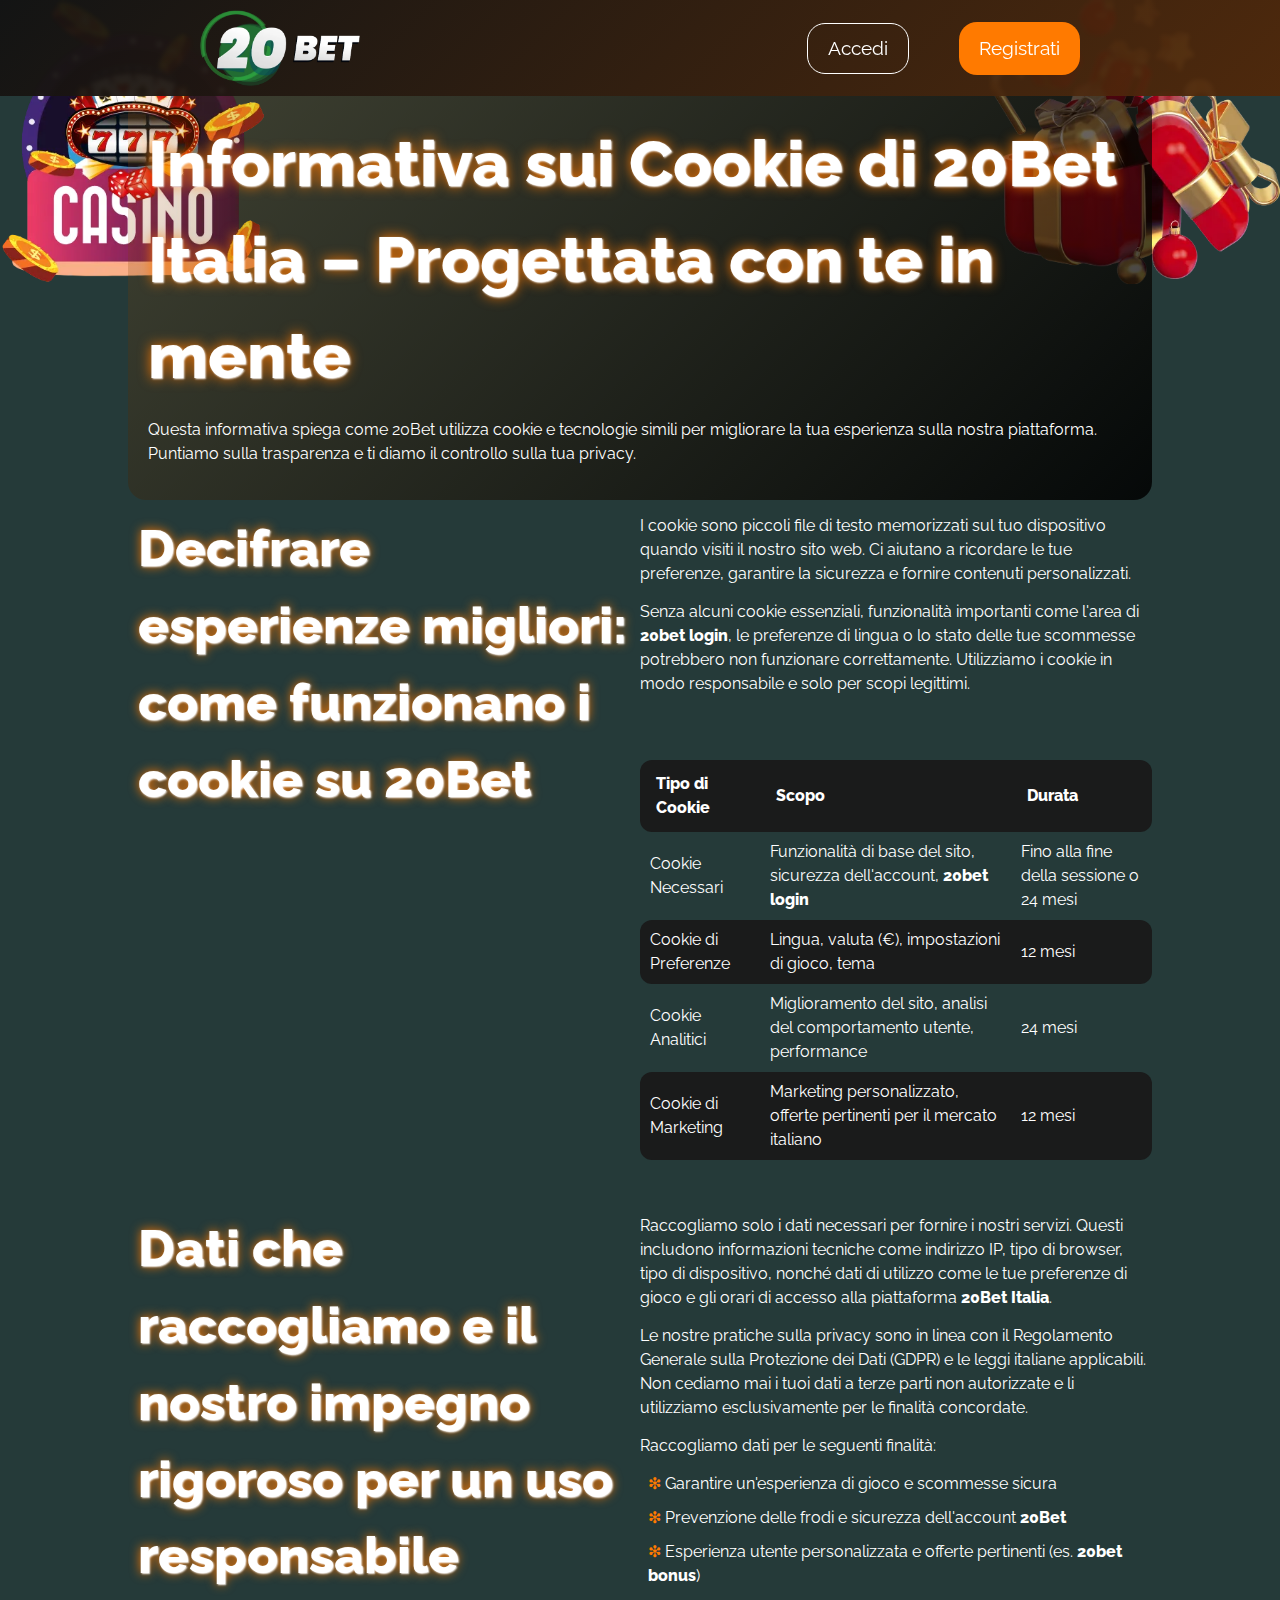
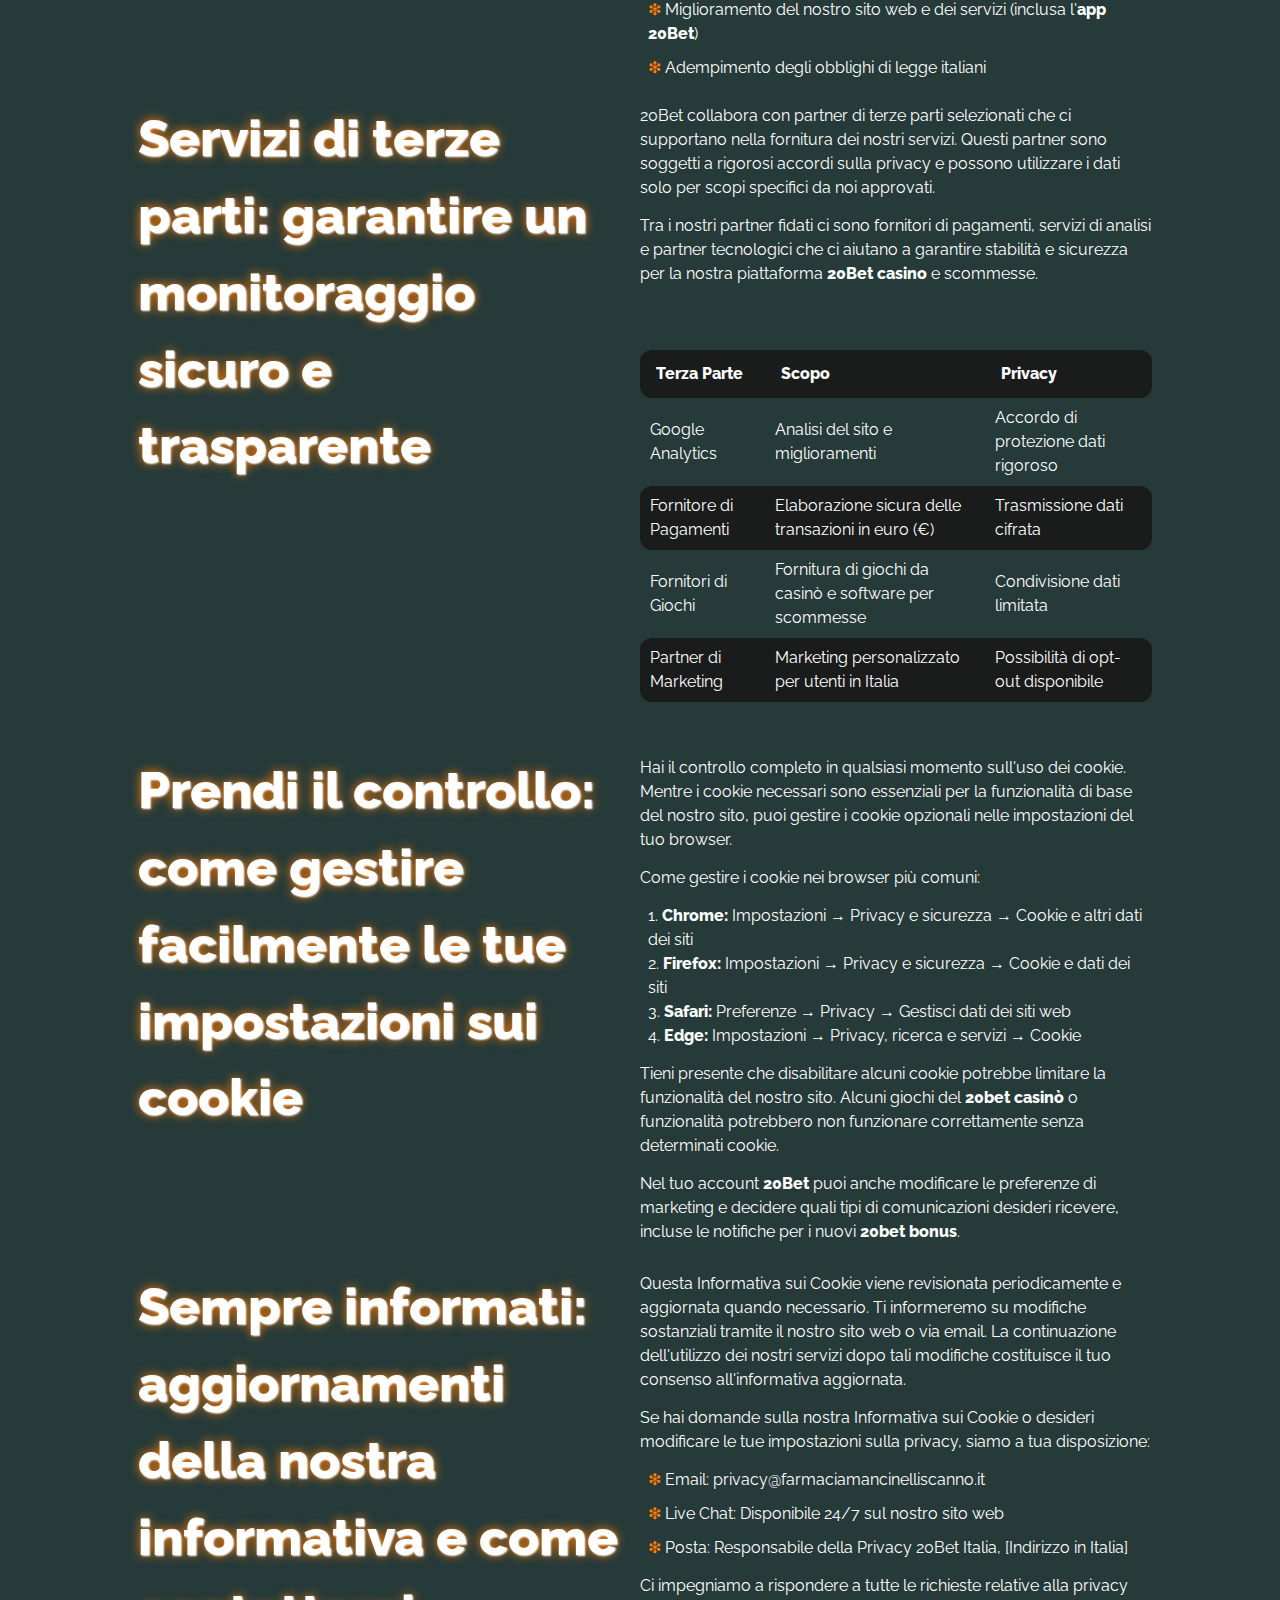
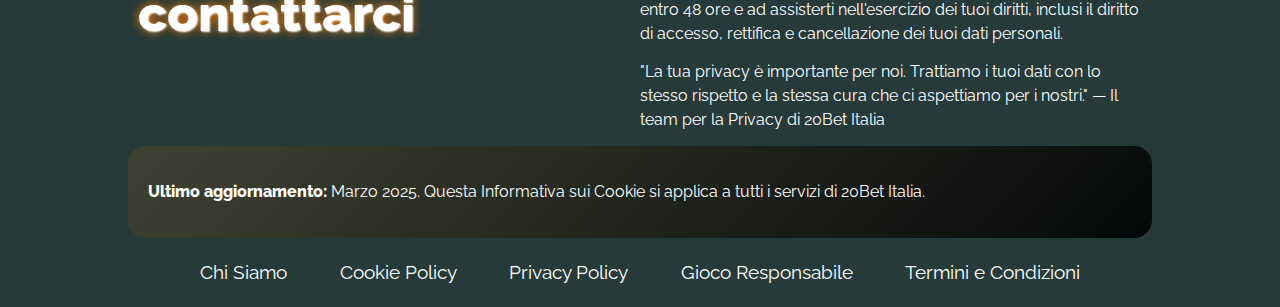
<file: cookie-policy/index.html>
<!DOCTYPE html>
<html lang="it">

<head>
    <meta charset="UTF-8">
    <meta name="viewport" content="width=device-width, initial-scale=1.0">
    <link rel="stylesheet" href="/style.css">
    <link rel="shortcut icon" href="/favicon.ico">

    <title>20Bet Italia – La tua privacy è la nostra massima priorità</title>
    <meta name="description"
        content="In 20Bet ci impegniamo a proteggere i tuoi dati. Scopri come i cookie migliorano la tua esperienza e come le tue informazioni personali rimangono al sicuro e gestite in modo trasparente.">

    <link rel="canonical" href="https://farmaciamancinelliscanno.it/cookie-policy/">

    <script type="application/ld+json">
    {
        "@context": "https://schema.org",
        "@type": "WebPage",
        "name": "20Bet Italia - Informativa sui Cookie",
        "description": "Informativa sui cookie e sulla privacy per 20Bet Italia",
        "url": "https://farmaciamancinelliscanno.it/cookie-policy/"
    }
    </script>
</head>

<body>
    <header>
        <div class="logo">
            <a href="/"><img src="/img/logo.webp" alt="Logo ufficiale 20Bet Italia" width="160" height="80"></a>
        </div>
        <div class="header-btn">
            <a href="/play/" rel="nofollow" content="noindex" class="white-btn">Accedi</a>
            <a href="/play/" rel="nofollow" content="noindex" class="green-btn">Registrati</a>
        </div>
    </header>

    <main>
        <div class="wraper">
            <div class="promo">
                <h1>Informativa sui Cookie di 20Bet Italia – Progettata con te in mente</h1>

                <p class="txt">
                    Questa informativa spiega come 20Bet utilizza cookie e tecnologie simili per migliorare la tua
                    esperienza sulla nostra piattaforma. Puntiamo sulla trasparenza e ti diamo il controllo sulla tua
                    privacy.
                </p>
            </div>

            <div class="flex">
                <div class="flex-content">
                    <h2>Decifrare esperienze migliori: come funzionano i cookie su 20Bet</h2>
                </div>
                <div class="flex-content">
                    <p class="txt">
                        I cookie sono piccoli file di testo memorizzati sul tuo dispositivo quando visiti il nostro sito
                        web. Ci aiutano a ricordare le tue preferenze, garantire la sicurezza e fornire contenuti
                        personalizzati.
                    </p>
                    <p class="txt">
                        Senza alcuni cookie essenziali, funzionalità importanti come l'area di <strong>20bet
                            login</strong>, le preferenze di lingua o lo stato delle tue scommesse potrebbero non
                        funzionare correttamente. Utilizziamo i cookie in modo responsabile e solo per scopi legittimi.
                    </p>

                    <div class="table-wrapper">
                        <table>
                            <thead>
                                <tr>
                                    <th>Tipo di Cookie</th>
                                    <th>Scopo</th>
                                    <th>Durata</th>
                                </tr>
                            </thead>
                            <tbody>
                                <tr>
                                    <td>Cookie Necessari</td>
                                    <td>Funzionalità di base del sito, sicurezza dell'account, <strong>20bet
                                            login</strong></td>
                                    <td>Fino alla fine della sessione o 24 mesi</td>
                                </tr>
                                <tr>
                                    <td>Cookie di Preferenze</td>
                                    <td>Lingua, valuta (€), impostazioni di gioco, tema</td>
                                    <td>12 mesi</td>
                                </tr>
                                <tr>
                                    <td>Cookie Analitici</td>
                                    <td>Miglioramento del sito, analisi del comportamento utente, performance</td>
                                    <td>24 mesi</td>
                                </tr>
                                <tr>
                                    <td>Cookie di Marketing</td>
                                    <td>Marketing personalizzato, offerte pertinenti per il mercato italiano</td>
                                    <td>12 mesi</td>
                                </tr>
                            </tbody>
                        </table>
                    </div>
                </div>
            </div>

            <div class="flex">
                <div class="flex-content">
                    <h2>Dati che raccogliamo e il nostro impegno rigoroso per un uso responsabile</h2>
                </div>
                <div class="flex-content">
                    <p class="txt">
                        Raccogliamo solo i dati necessari per fornire i nostri servizi. Questi includono informazioni
                        tecniche come indirizzo IP, tipo di browser, tipo di dispositivo, nonché dati di utilizzo come
                        le tue preferenze di gioco e gli orari di accesso alla piattaforma <strong>20Bet
                            Italia</strong>.
                    </p>
                    <p class="txt">
                        Le nostre pratiche sulla privacy sono in linea con il Regolamento Generale sulla Protezione dei
                        Dati (GDPR) e le leggi italiane applicabili. Non cediamo mai i tuoi dati a terze parti non
                        autorizzate e li utilizziamo esclusivamente per le finalità concordate.
                    </p>

                    <p class="txt">Raccogliamo dati per le seguenti finalità:</p>

                    <ul>
                        <li>Garantire un'esperienza di gioco e scommesse sicura</li>
                        <li>Prevenzione delle frodi e sicurezza dell'account <strong>20Bet</strong></li>
                        <li>Esperienza utente personalizzata e offerte pertinenti (es. <strong>20bet bonus</strong>)
                        </li>
                        <li>Miglioramento del nostro sito web e dei servizi (inclusa l'<strong>app 20Bet</strong>)</li>
                        <li>Adempimento degli obblighi di legge italiani</li>
                    </ul>
                </div>
            </div>

            <div class="flex">
                <div class="flex-content">
                    <h2>Servizi di terze parti: garantire un monitoraggio sicuro e trasparente</h2>
                </div>
                <div class="flex-content">
                    <p class="txt">
                        20Bet collabora con partner di terze parti selezionati che ci supportano nella fornitura dei
                        nostri servizi. Questi partner sono soggetti a rigorosi accordi sulla privacy e possono
                        utilizzare i dati solo per scopi specifici da noi approvati.
                    </p>
                    <p class="txt">
                        Tra i nostri partner fidati ci sono fornitori di pagamenti, servizi di analisi e partner
                        tecnologici che ci aiutano a garantire stabilità e sicurezza per la nostra piattaforma
                        <strong>20Bet casino</strong> e scommesse.
                    </p>

                    <div class="table-wrapper">
                        <table>
                            <thead>
                                <tr>
                                    <th>Terza Parte</th>
                                    <th>Scopo</th>
                                    <th>Privacy</th>
                                </tr>
                            </thead>
                            <tbody>
                                <tr>
                                    <td>Google Analytics</td>
                                    <td>Analisi del sito e miglioramenti</td>
                                    <td>Accordo di protezione dati rigoroso</td>
                                </tr>
                                <tr>
                                    <td>Fornitore di Pagamenti</td>
                                    <td>Elaborazione sicura delle transazioni in euro (€)</td>
                                    <td>Trasmissione dati cifrata</td>
                                </tr>
                                <tr>
                                    <td>Fornitori di Giochi</td>
                                    <td>Fornitura di giochi da casinò e software per scommesse</td>
                                    <td>Condivisione dati limitata</td>
                                </tr>
                                <tr>
                                    <td>Partner di Marketing</td>
                                    <td>Marketing personalizzato per utenti in Italia</td>
                                    <td>Possibilità di opt-out disponibile</td>
                                </tr>
                            </tbody>
                        </table>
                    </div>
                </div>
            </div>

            <div class="flex">
                <div class="flex-content">
                    <h2>Prendi il controllo: come gestire facilmente le tue impostazioni sui cookie</h2>
                </div>
                <div class="flex-content">
                    <p class="txt">
                        Hai il controllo completo in qualsiasi momento sull'uso dei cookie. Mentre i cookie necessari
                        sono essenziali per la funzionalità di base del nostro sito, puoi gestire i cookie opzionali
                        nelle impostazioni del tuo browser.
                    </p>

                    <p class="txt">Come gestire i cookie nei browser più comuni:</p>

                    <ol>
                        <li><strong>Chrome:</strong> Impostazioni → Privacy e sicurezza → Cookie e altri dati dei siti
                        </li>
                        <li><strong>Firefox:</strong> Impostazioni → Privacy e sicurezza → Cookie e dati dei siti</li>
                        <li><strong>Safari:</strong> Preferenze → Privacy → Gestisci dati dei siti web</li>
                        <li><strong>Edge:</strong> Impostazioni → Privacy, ricerca e servizi → Cookie</li>
                    </ol>

                    <p class="txt">
                        Tieni presente che disabilitare alcuni cookie potrebbe limitare la funzionalità del nostro sito.
                        Alcuni giochi del <strong>20bet casinò</strong> o funzionalità potrebbero non funzionare
                        correttamente senza determinati cookie.
                    </p>

                    <p class="txt">
                        Nel tuo account <strong>20Bet</strong> puoi anche modificare le preferenze di marketing e
                        decidere quali tipi di comunicazioni desideri ricevere, incluse le notifiche per i nuovi
                        <strong>20bet bonus</strong>.
                    </p>
                </div>
            </div>

            <div class="flex">
                <div class="flex-content">
                    <h2>Sempre informati: aggiornamenti della nostra informativa e come contattarci</h2>
                </div>
                <div class="flex-content">
                    <p class="txt">
                        Questa Informativa sui Cookie viene revisionata periodicamente e aggiornata quando necessario.
                        Ti informeremo su modifiche sostanziali tramite il nostro sito web o via email. La continuazione
                        dell'utilizzo dei nostri servizi dopo tali modifiche costituisce il tuo consenso all'informativa
                        aggiornata.
                    </p>

                    <p class="txt">
                        Se hai domande sulla nostra Informativa sui Cookie o desideri modificare le tue impostazioni
                        sulla privacy, siamo a tua disposizione:
                    </p>

                    <ul>
                        <li>Email: privacy@farmaciamancinelliscanno.it</li>
                        <li>Live Chat: Disponibile 24/7 sul nostro sito web</li>
                        <li>Posta: Responsabile della Privacy 20Bet Italia, [Indirizzo in Italia]</li>
                    </ul>

                    <p class="txt">
                        Ci impegniamo a rispondere a tutte le richieste relative alla privacy entro 48 ore e ad
                        assisterti nell'esercizio dei tuoi diritti, inclusi il diritto di accesso, rettifica e
                        cancellazione dei tuoi dati personali.
                    </p>

                    <blockquote>
                        "La tua privacy è importante per noi. Trattiamo i tuoi dati con lo stesso rispetto e la stessa
                        cura che ci aspettiamo per i nostri." — Il team per la Privacy di 20Bet Italia
                    </blockquote>
                </div>
            </div>

            <div class="promo">
                <p class="txt">
                    <strong>Ultimo aggiornamento:</strong> Marzo 2025. Questa Informativa sui Cookie si applica a tutti
                    i servizi di 20Bet Italia.
                </p>
            </div>
        </div>
    </main>

    <footer>
        <div class="flex">
            <a href="/about-us/">Chi Siamo</a>
            <a href="/cookie-policy/">Cookie Policy</a>
            <a href="/privacy-policy/">Privacy Policy</a>
            <a href="/responsible-gambling/">Gioco Responsabile</a>
            <a href="/terms-and-conditions/">Termini e Condizioni</a>
        </div>
    </footer>
</body>

</html>
</file>
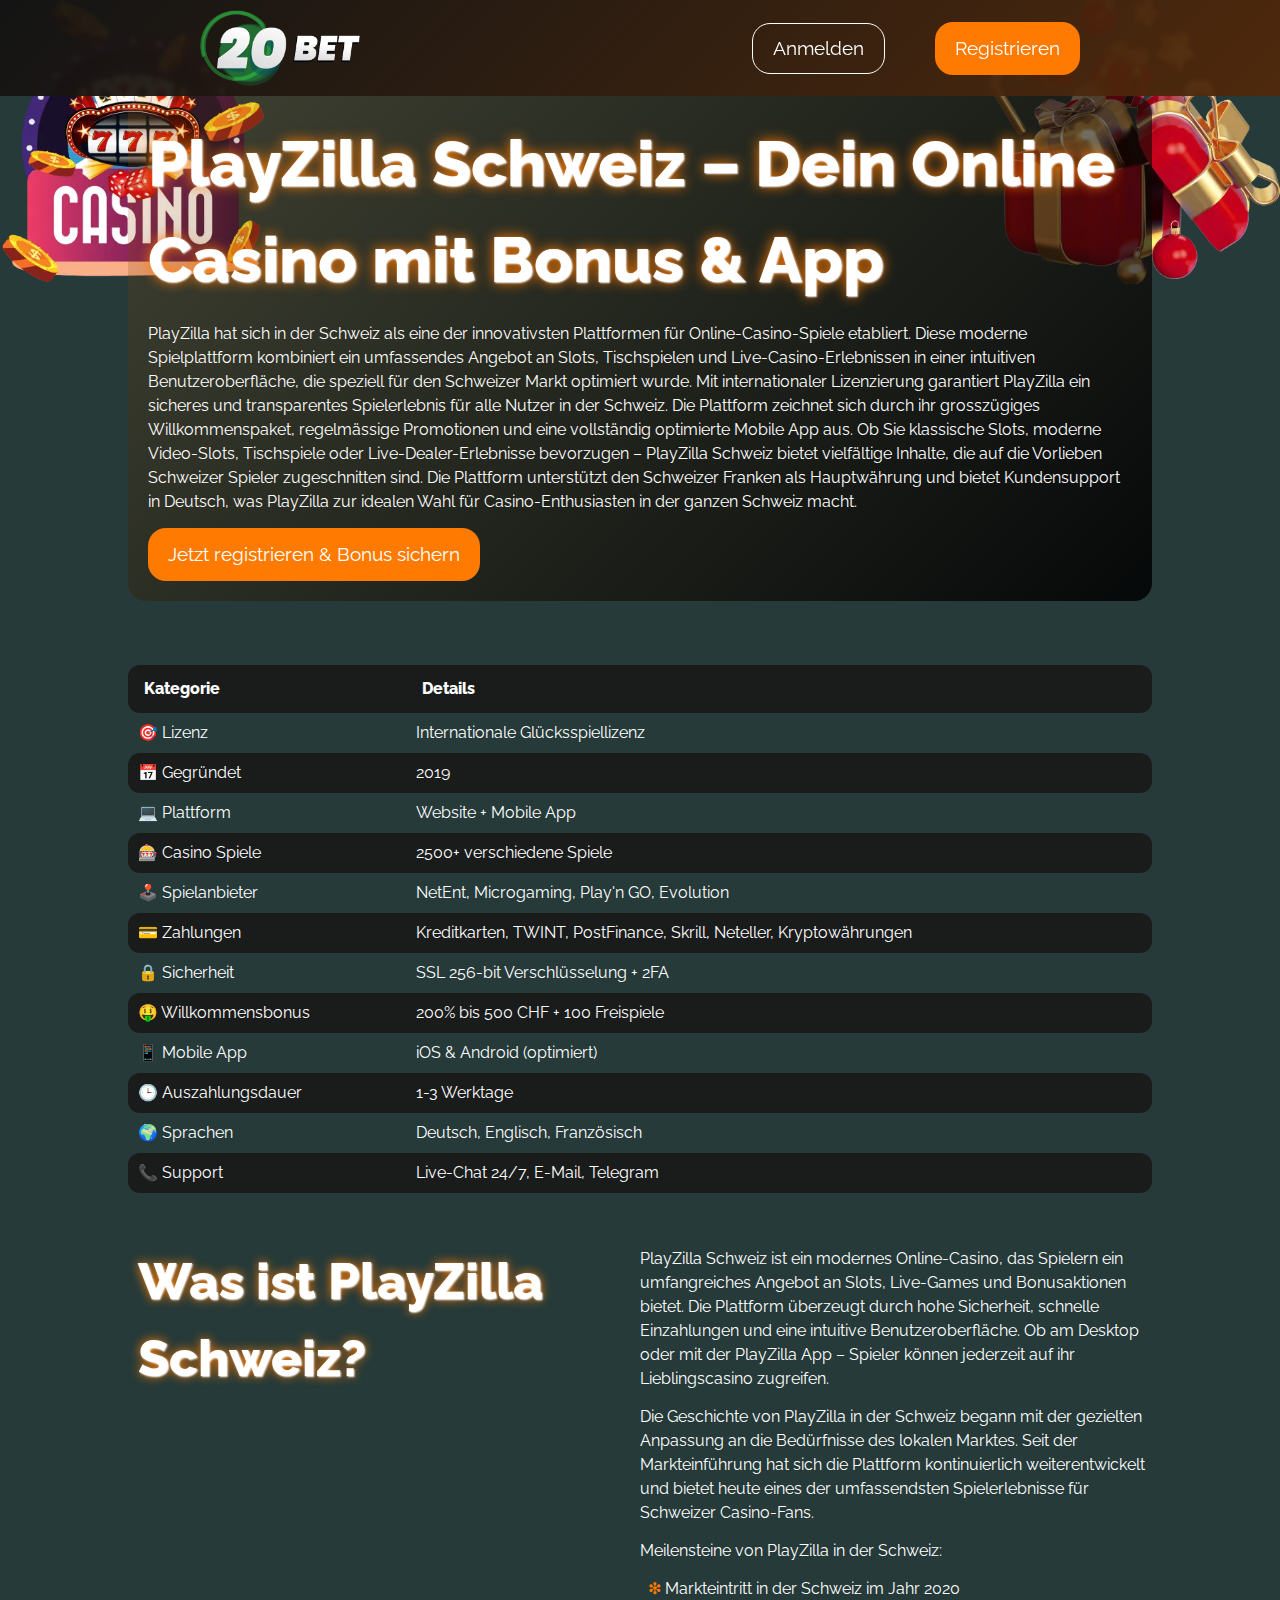
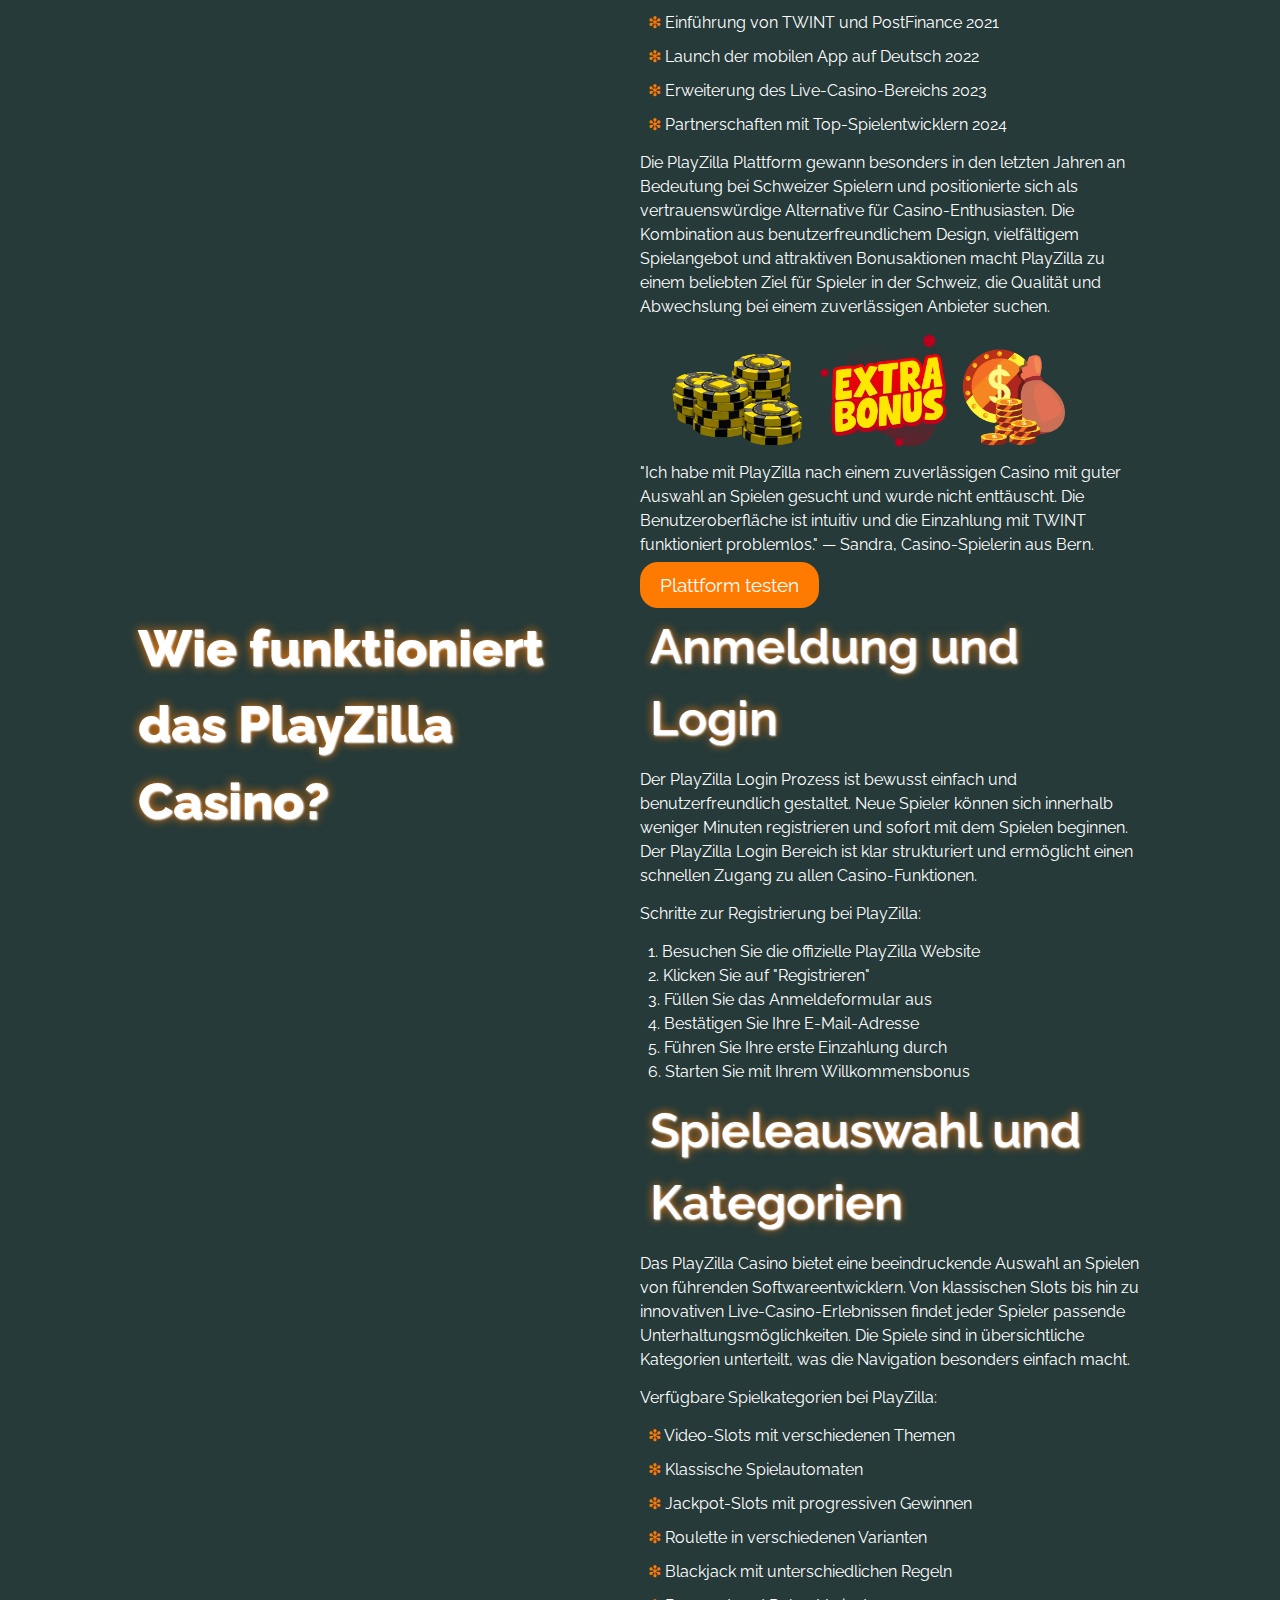
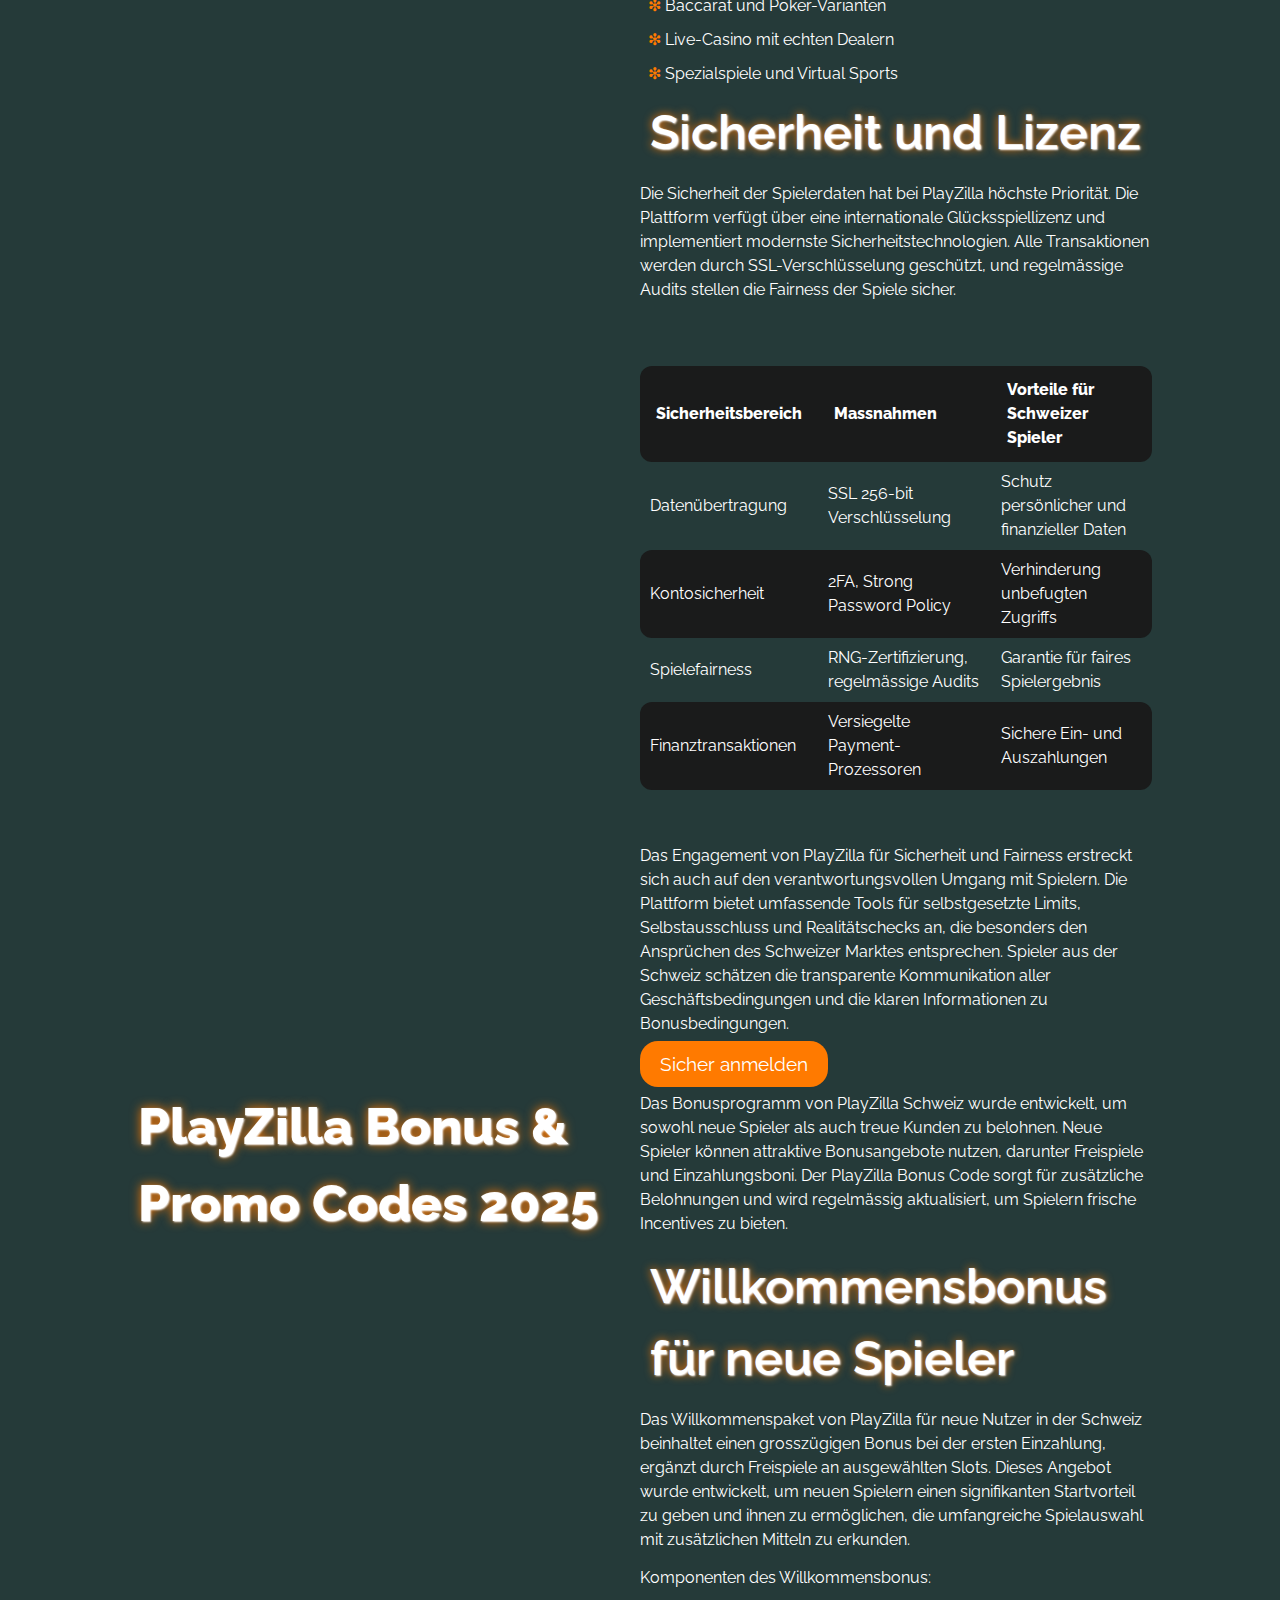
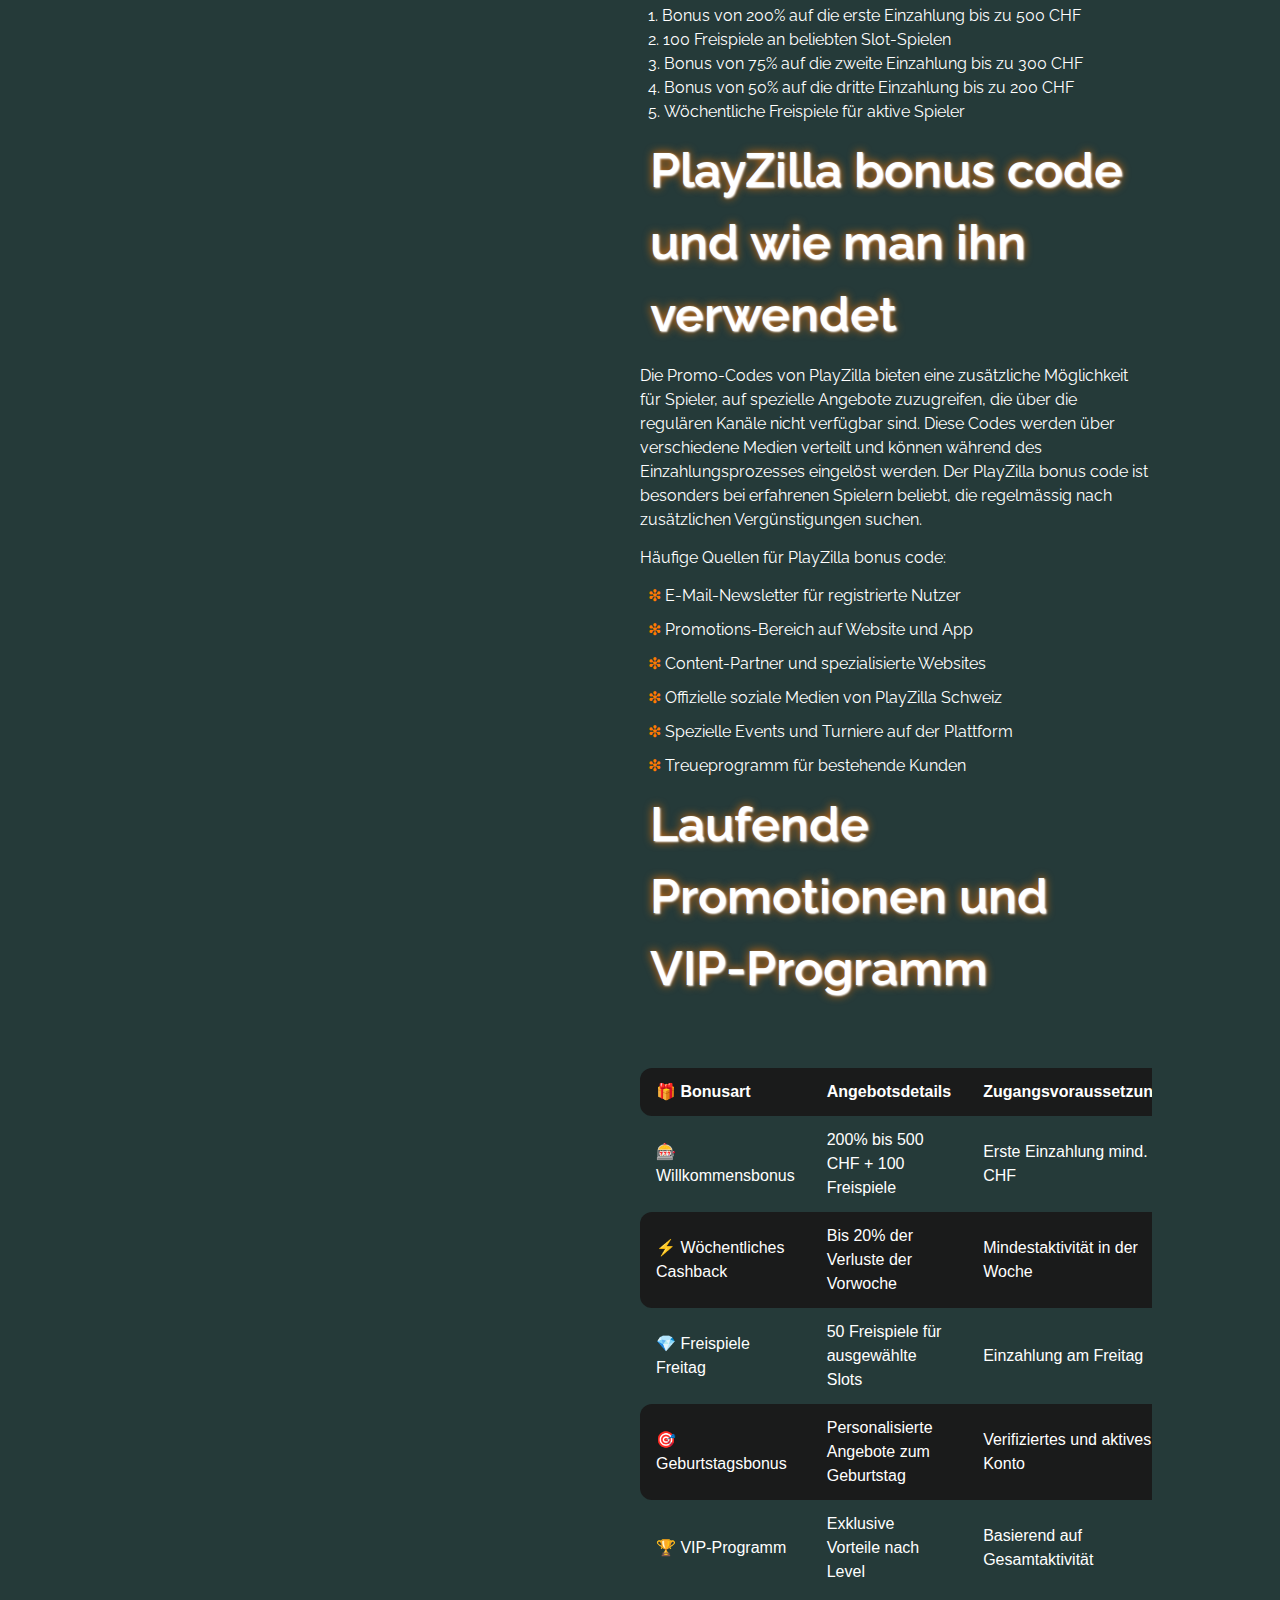
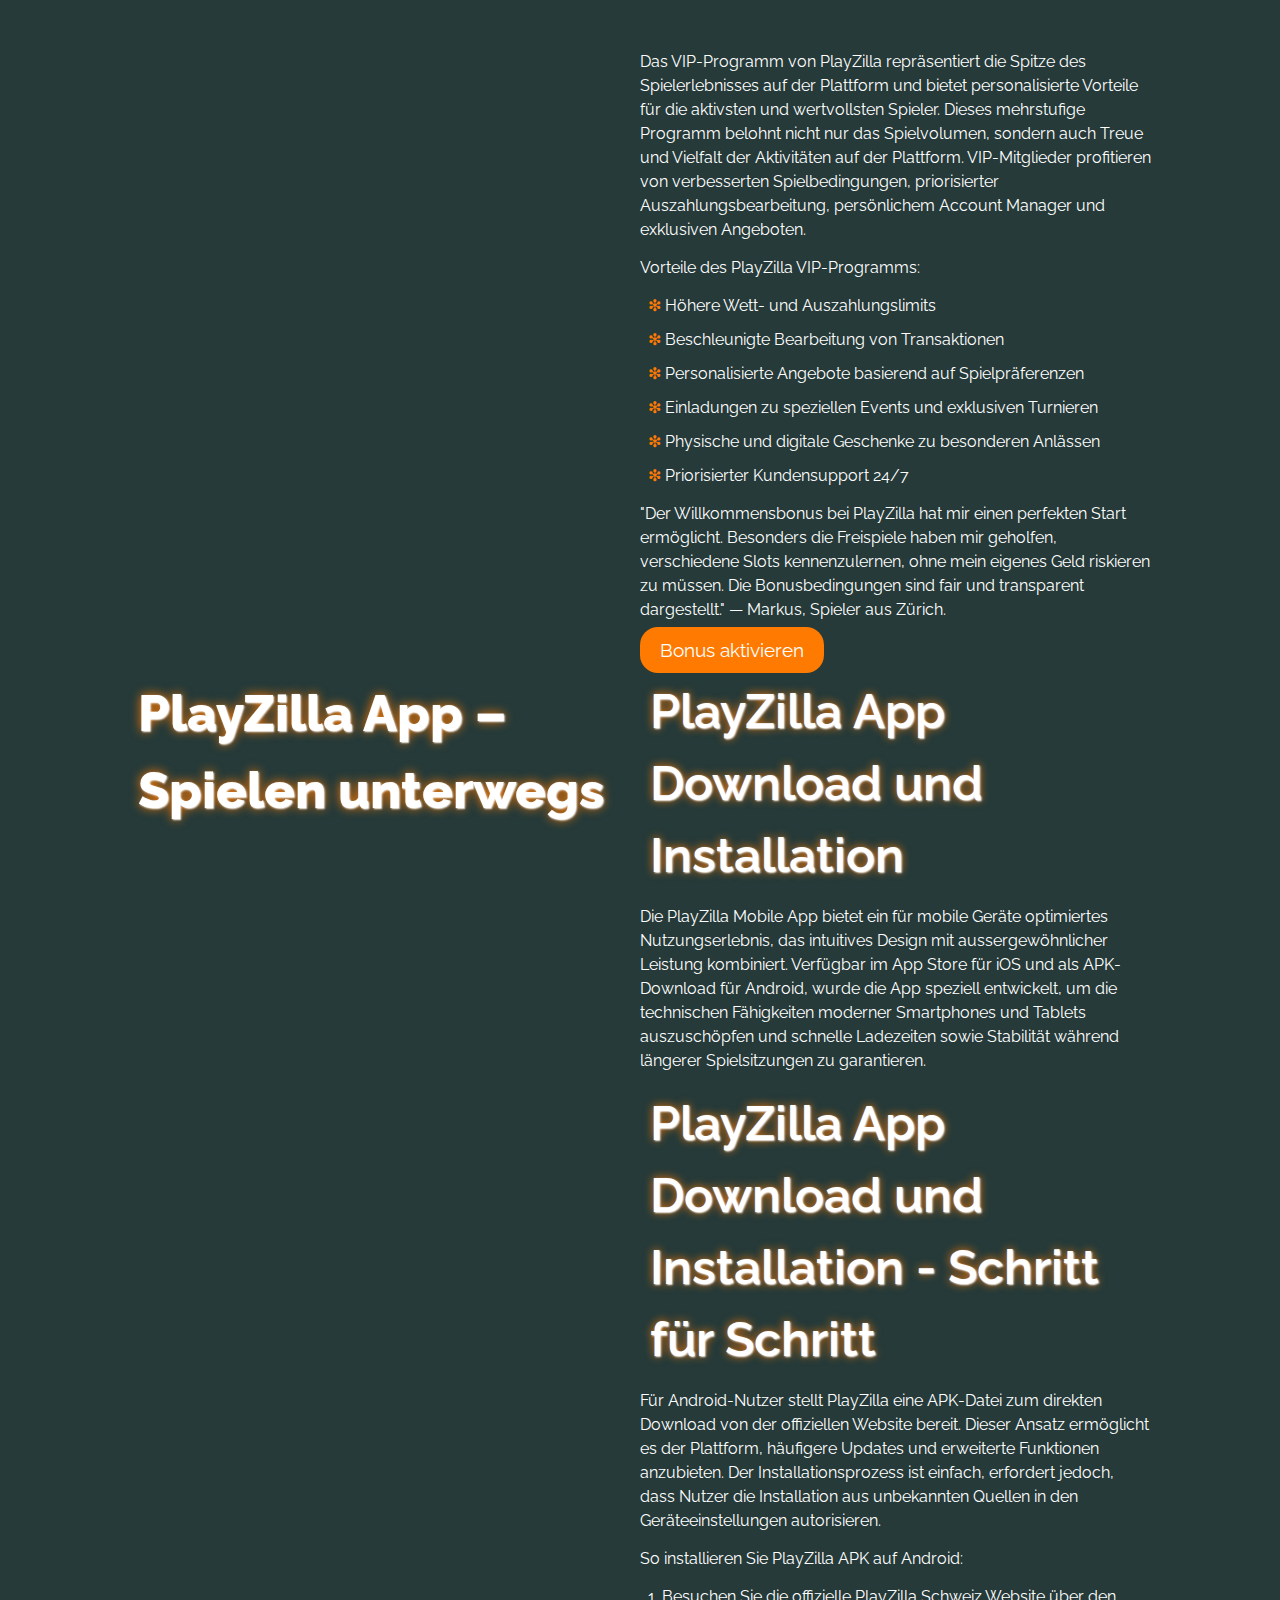
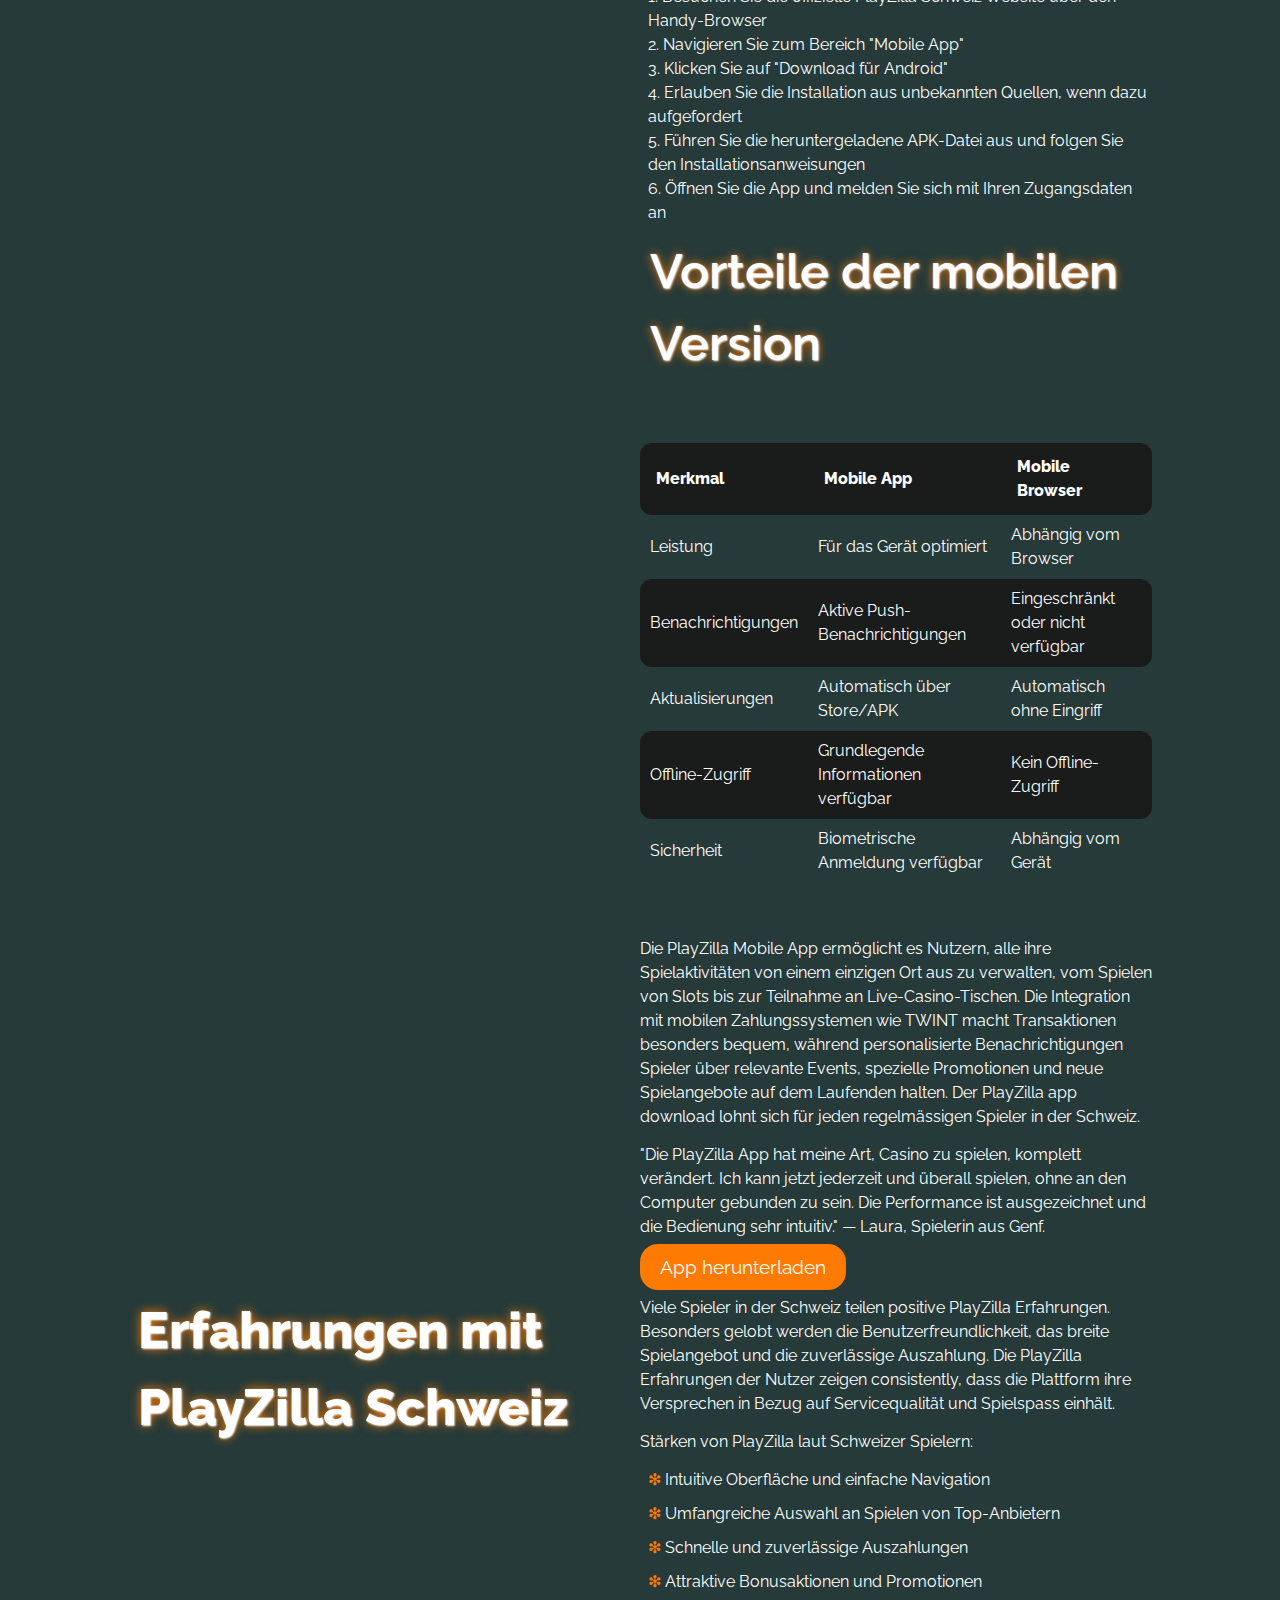
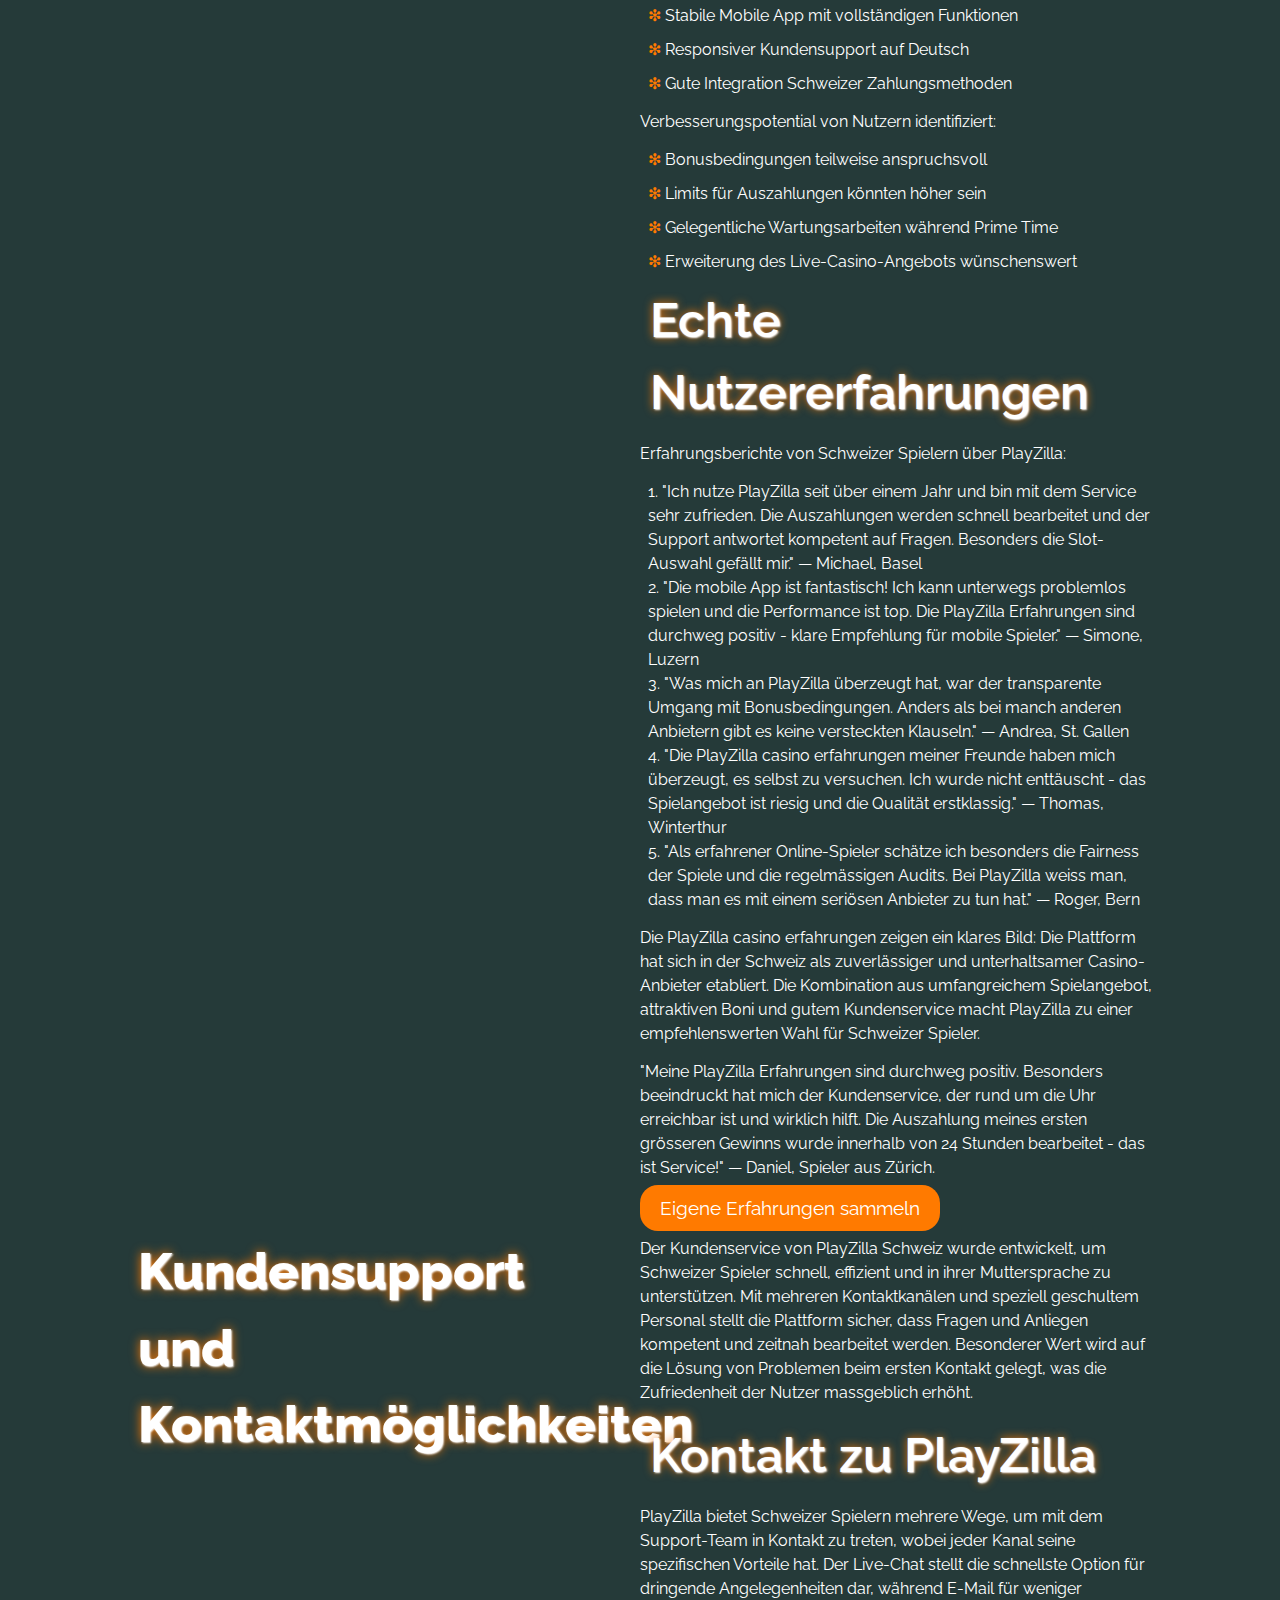
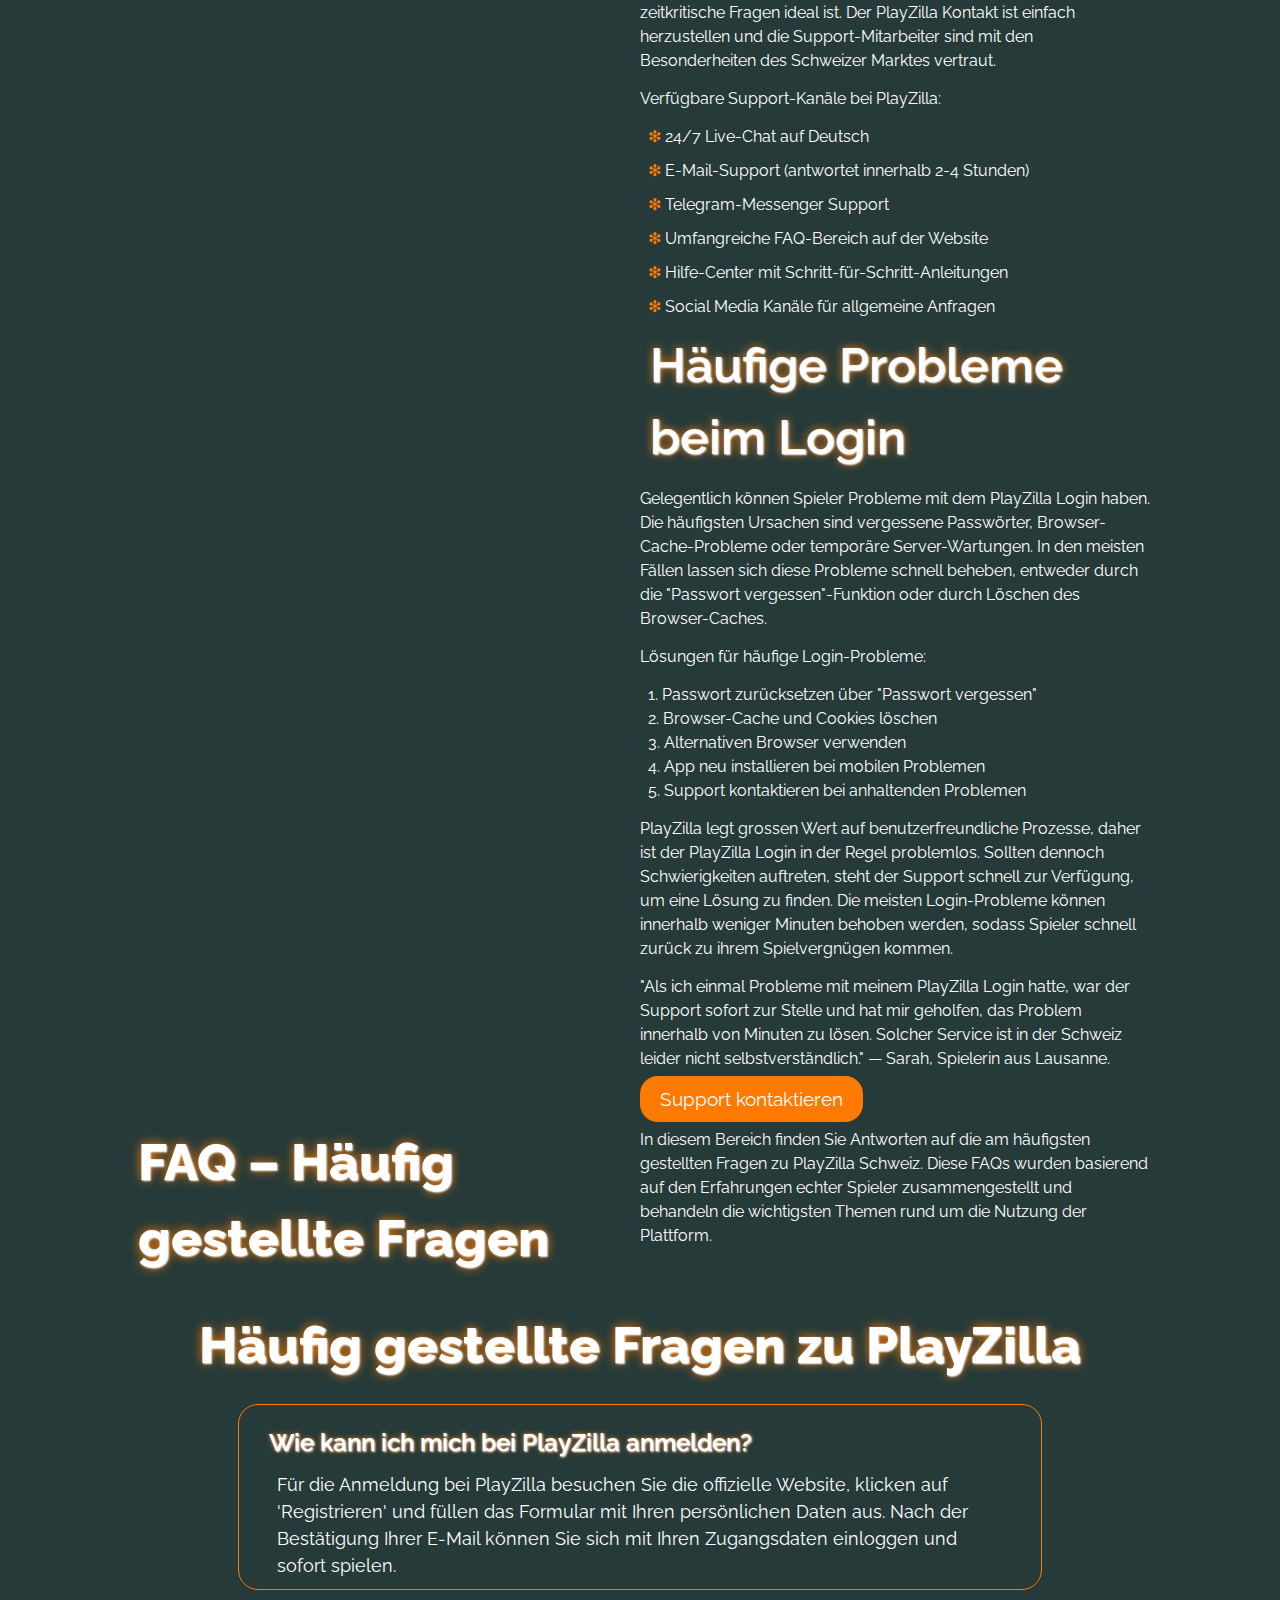
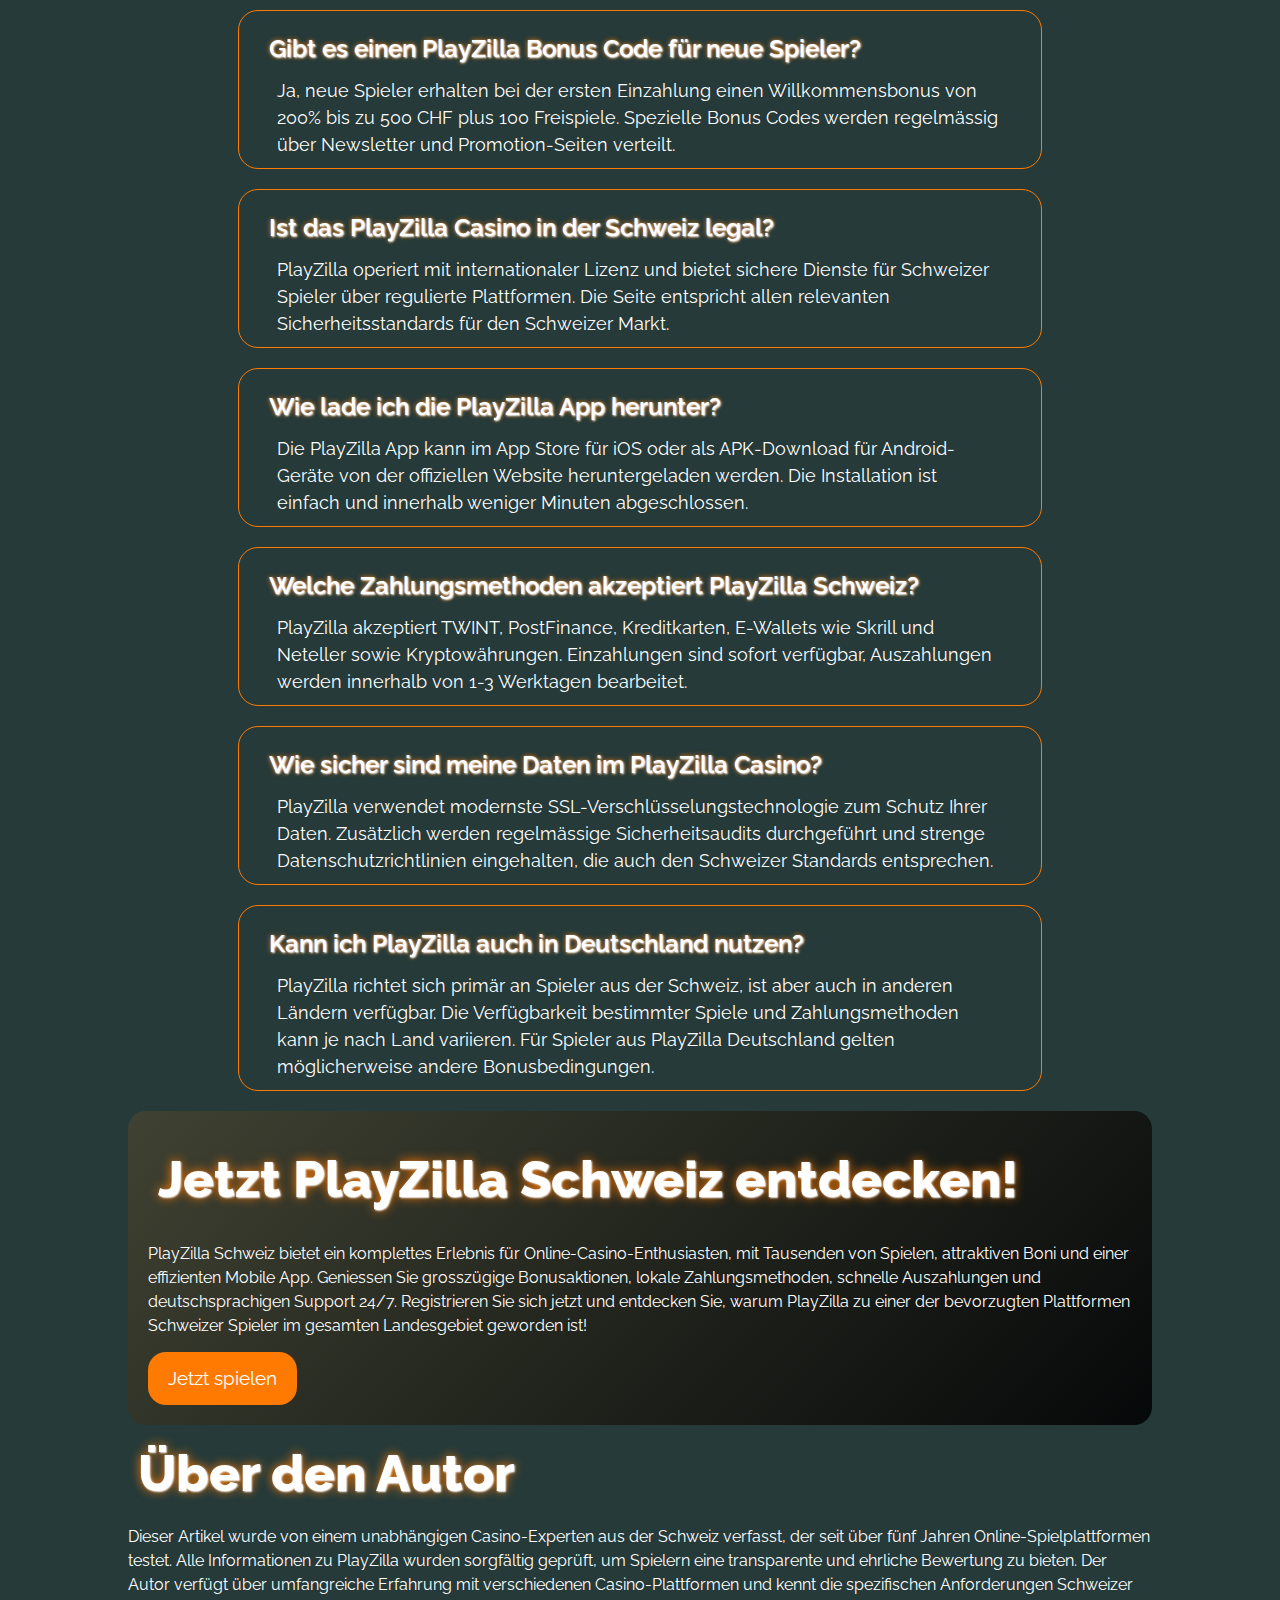
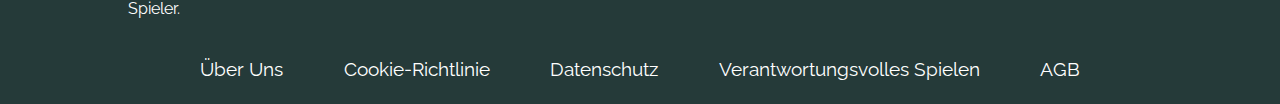
<file: de-ch/index.html>
<!DOCTYPE html>
<html lang="de-CH">
<head>
    <meta charset="UTF-8">
    <meta name="viewport" content="width=device-width, initial-scale=1.0">
    <link rel="stylesheet" href="/style.css">
    <link rel="shortcut icon" href="/favicon.ico">

<title>PlayZilla Schweiz – PlayZilla Casino Bonus, Login & Erfahrungen 2025</title>
<meta name="description" content="Erlebe PlayZilla Schweiz: Entdecke das moderne Online-Casino mit exklusivem Bonuscode, schneller App, sicheren Einzahlungen und echten Erfahrungen von Spielern aus der Schweiz.">

<link rel="alternate" hreflang="de-CH" href="https://playzilla.celine-atelier-floral.ch/de-ch/">
<link rel="alternate" hreflang="x-default" href="https://www.celine-atelier-floral.ch/">
<link rel="canonical" href="https://playzilla.celine-atelier-floral.ch/de-ch/">

    <link rel="apple-touch-icon" sizes="180x180" href="/favicon.ico">
    <meta name="apple-mobile-web-app-title" content="PlayZilla">

    <meta name="twitter:card" content="summary_large_image">
    <meta name="twitter:title" content="PlayZilla Schweiz – PlayZilla Casino Bonus, Login & Erfahrungen 2025">
    <meta name="twitter:description" content="Erlebe PlayZilla Schweiz: Entdecke das moderne Online-Casino mit exklusivem Bonuscode, schneller App, sicheren Einzahlungen und echten Erfahrungen von Spielern aus der Schweiz.">
    <meta name="twitter:image" content="https://playzilla.celine-atelier-floral.ch/img/1.webp">
  
    <meta property="og:title" content="PlayZilla Schweiz – PlayZilla Casino Bonus, Login & Erfahrungen 2025">
    <meta property="og:type" content="website">
    <meta property="og:url" content="https://playzilla.celine-atelier-floral.ch/">
    <meta property="og:image" content="https://playzilla.celine-atelier-floral.ch/img/1.webp">
    <meta property="og:locale" content="de_CH">

    <script type="application/ld+json">
        {
          "@context": "https://schema.org",
          "@type": "WebSite",
          "url": "https://playzilla.celine-atelier-floral.ch/",
          "name": "PlayZilla Schweiz",
          "description": "PlayZilla - Modernes Online-Casino mit exklusiven Boni, mobiler App und sicheren Zahlungen für Schweizer Spieler."
        }
      </script>

      <script type="application/ld+json">
        {
          "@context": "https://schema.org",
          "@type": "Article",
          "mainEntityOfPage": {
            "@type": "WebPage",
            "@id": "https://playzilla.celine-atelier-floral.ch/"
          },
          "headline": "PlayZilla Schweiz – PlayZilla Casino Bonus, Login & Erfahrungen 2025",
          "image": "https://playzilla.celine-atelier-floral.ch/img/1.webp",
          "author": {
            "@type": "Person",
            "name": "Thomas Schneider"
          },
          "publisher": {
            "@type": "Organization",
            "name": "PlayZilla Schweiz",
            "logo": {
              "@type": "ImageObject",
              "url": "https://playzilla.celine-atelier-floral.ch/img/logo.webp"
            }
          },
          "datePublished": "2025-03-15",
          "dateModified": "2025-03-15"
        }
        </script>

        <script type="application/ld+json">
            {
              "@context": "https://schema.org",
              "@type": "BreadcrumbList",
              "itemListElement": [
                {
                  "@type": "ListItem",
                  "position": 1,
                  "name": "PlayZilla Schweiz",
                  "item": "https://playzilla.celine-atelier-floral.ch/"
                },
                {
                  "@type": "ListItem",
                  "position": 2,
                  "name": "🎁200% Bonus + 100 Freispiele🎁️️",
                  "item": "https://playzilla.celine-atelier-floral.ch/"
                }
              ]
            }
          </script>

          <script type="application/ld+json">
            {
              "@context": "https://schema.org",
              "@type": "FAQPage",
              "mainEntity": [
                {
                  "@type": "Question",
                  "name": "Wie kann ich mich bei PlayZilla anmelden?",
                  "acceptedAnswer": {
                    "@type": "Answer",
                    "text": "Für die Anmeldung bei PlayZilla besuchen Sie die offizielle Website, klicken auf 'Registrieren' und füllen das Formular mit Ihren persönlichen Daten aus. Nach der Bestätigung Ihrer E-Mail können Sie sich mit Ihren Zugangsdaten einloggen und sofort spielen."
                  }
                },
                {
                  "@type": "Question",
                  "name": "Gibt es einen PlayZilla Bonus Code für neue Spieler?",
                  "acceptedAnswer": {
                    "@type": "Answer",
                    "text": "Ja, neue Spieler erhalten bei der ersten Einzahlung einen Willkommensbonus von 200% bis zu 500 CHF plus 100 Freispiele. Spezielle Bonus Codes werden regelmässig über Newsletter und Promotion-Seiten verteilt."
                  }
                },
                {
                  "@type": "Question",
                  "name": "Ist das PlayZilla Casino in der Schweiz legal?",
                  "acceptedAnswer": {
                    "@type": "Answer",
                    "text": "PlayZilla operiert mit internationaler Lizenz und bietet sichere Dienste für Schweizer Spieler über regulierte Plattformen. Die Seite entspricht allen relevanten Sicherheitsstandards für den Schweizer Markt."
                  }
                },
                {
                  "@type": "Question",
                  "name": "Wie lade ich die PlayZilla App herunter?",
                  "acceptedAnswer": {
                    "@type": "Answer",
                    "text": "Die PlayZilla App kann im App Store für iOS oder als APK-Download für Android-Geräte von der offiziellen Website heruntergeladen werden. Die Installation ist einfach und innerhalb weniger Minuten abgeschlossen."
                  }
                },
                {
                  "@type": "Question",
                  "name": "Welche Zahlungsmethoden akzeptiert PlayZilla Schweiz?",
                  "acceptedAnswer": {
                    "@type": "Answer",
                    "text": "PlayZilla akzeptiert TWINT, PostFinance, Kreditkarten, E-Wallets wie Skrill und Neteller sowie Kryptowährungen. Einzahlungen sind sofort verfügbar, Auszahlungen werden innerhalb von 1-3 Werktagen bearbeitet."
                  }
                }
              ]
            }
            </script>
</head>
<body>
    <header>
        <div class="logo">
            <a href="/"><img src="/img/logo.webp" alt="Offizielles Logo PlayZilla Schweiz" width="160" height="80"></a>
        </div>
        <div class="header-btn">
            <a href="/play/" rel="nofollow" content="noindex" class="white-btn">Anmelden</a>
            <a href="/play/" rel="nofollow" content="noindex" class="green-btn">Registrieren</a>
        </div>
    </header> 

    <main>    
    <div class="wraper">
        <div class="promo">
            <h1>PlayZilla Schweiz – Dein Online Casino mit Bonus & App</h1>
     
<p class="txt">
PlayZilla hat sich in der Schweiz als eine der innovativsten Plattformen für Online-Casino-Spiele etabliert. Diese moderne Spielplattform kombiniert ein umfassendes Angebot an Slots, Tischspielen und Live-Casino-Erlebnissen in einer intuitiven Benutzeroberfläche, die speziell für den Schweizer Markt optimiert wurde. Mit internationaler Lizenzierung garantiert PlayZilla ein sicheres und transparentes Spielerlebnis für alle Nutzer in der Schweiz. Die Plattform zeichnet sich durch ihr grosszügiges Willkommenspaket, regelmässige Promotionen und eine vollständig optimierte Mobile App aus. Ob Sie klassische Slots, moderne Video-Slots, Tischspiele oder Live-Dealer-Erlebnisse bevorzugen – PlayZilla Schweiz bietet vielfältige Inhalte, die auf die Vorlieben Schweizer Spieler zugeschnitten sind. Die Plattform unterstützt den Schweizer Franken als Hauptwährung und bietet Kundensupport in Deutsch, was PlayZilla zur idealen Wahl für Casino-Enthusiasten in der ganzen Schweiz macht.
</p>

            <a href="/play/" rel="nofollow" content="noindex" class="green-btn">Jetzt registrieren & Bonus sichern</a>
        </div>

        <div class="table-wrapper">
        <table>
            <thead>
              <tr>
                <th>Kategorie</th>
                <th>Details</th>
              </tr>
            </thead>
            <tbody>
              <tr>
                <td>🎯 Lizenz</td>
                <td>Internationale Glücksspiellizenz</td>
              </tr>
              <tr>
                <td>📅 Gegründet</td>
                <td>2019</td>
              </tr>
              <tr>
                <td>💻 Plattform</td>
                <td>Website + Mobile App</td>
              </tr>
              <tr>
                <td>🎰 Casino Spiele</td>
                <td>2500+ verschiedene Spiele</td>
              </tr>
              <tr>
                <td>🕹️ Spielanbieter</td>
                <td>NetEnt, Microgaming, Play'n GO, Evolution</td>
              </tr>
              <tr>
                <td>💳 Zahlungen</td>
                <td>Kreditkarten, TWINT, PostFinance, Skrill, Neteller, Kryptowährungen</td>
              </tr>
              <tr>
                <td>🔒 Sicherheit</td>
                <td>SSL 256-bit Verschlüsselung + 2FA</td>
              </tr>
              <tr>
                <td>🤑 Willkommensbonus</td>
                <td>200% bis 500 CHF + 100 Freispiele</td>
              </tr>
              <tr>
                <td>📱 Mobile App</td>
                <td>iOS & Android (optimiert)</td>
              </tr>
              <tr>
                <td>🕒 Auszahlungsdauer</td>
                <td>1-3 Werktage</td>
              </tr>
              <tr>
                <td>🌍 Sprachen</td>
                <td>Deutsch, Englisch, Französisch</td>
              </tr>
              <tr>
                <td>📞 Support</td>
                <td>Live-Chat 24/7, E-Mail, Telegram</td>
              </tr>
            </tbody>
          </table>
        </div>

          <div class="flex">
            <div class="flex-content">
                <h2>Was ist PlayZilla Schweiz?</h2>
            </div>
            <div class="flex-content">
                <p class="txt">PlayZilla Schweiz ist ein modernes Online-Casino, das Spielern ein umfangreiches Angebot an Slots, Live-Games und Bonusaktionen bietet. Die Plattform überzeugt durch hohe Sicherheit, schnelle Einzahlungen und eine intuitive Benutzeroberfläche. Ob am Desktop oder mit der PlayZilla App – Spieler können jederzeit auf ihr Lieblingscasino zugreifen.</p>
                
                <p class="txt">Die Geschichte von PlayZilla in der Schweiz begann mit der gezielten Anpassung an die Bedürfnisse des lokalen Marktes. Seit der Markteinführung hat sich die Plattform kontinuierlich weiterentwickelt und bietet heute eines der umfassendsten Spielerlebnisse für Schweizer Casino-Fans.</p>
                
                <p class="txt">Meilensteine von PlayZilla in der Schweiz:</p>
                
                <ul>
                    <li>Markteintritt in der Schweiz im Jahr 2020</li>
                    <li>Einführung von TWINT und PostFinance 2021</li>
                    <li>Launch der mobilen App auf Deutsch 2022</li>
                    <li>Erweiterung des Live-Casino-Bereichs 2023</li>
                    <li>Partnerschaften mit Top-Spielentwicklern 2024</li>
                </ul>

                <p class="txt">Die PlayZilla Plattform gewann besonders in den letzten Jahren an Bedeutung bei Schweizer Spielern und positionierte sich als vertrauenswürdige Alternative für Casino-Enthusiasten. Die Kombination aus benutzerfreundlichem Design, vielfältigem Spielangebot und attraktiven Bonusaktionen macht PlayZilla zu einem beliebten Ziel für Spieler in der Schweiz, die Qualität und Abwechslung bei einem zuverlässigen Anbieter suchen.</p>
                
                <img src="/img/1.webp" alt="PlayZilla Schweiz Oberfläche auf Computer und Smartphone" width="800" height="600">
                
                <blockquote>
                    "Ich habe mit PlayZilla nach einem zuverlässigen Casino mit guter Auswahl an Spielen gesucht und wurde nicht enttäuscht. Die Benutzeroberfläche ist intuitiv und die Einzahlung mit TWINT funktioniert problemlos." — Sandra, Casino-Spielerin aus Bern.
                </blockquote>
                
                <a href="/play/" rel="nofollow" content="noindex" class="green-btn">Plattform testen</a>
            </div>
          </div>

          <div class="flex">
            <div class="flex-content">
                <h2>Wie funktioniert das PlayZilla Casino?</h2>
            </div>            
            
            <div class="flex-content">
                <h3>Anmeldung und Login</h3>
                
                <p class="txt">
                    Der PlayZilla Login Prozess ist bewusst einfach und benutzerfreundlich gestaltet. Neue Spieler können sich innerhalb weniger Minuten registrieren und sofort mit dem Spielen beginnen. Der PlayZilla Login Bereich ist klar strukturiert und ermöglicht einen schnellen Zugang zu allen Casino-Funktionen.
                </p>

                <p class="txt">Schritte zur Registrierung bei PlayZilla:</p>
                
                <ol>
                    <li>Besuchen Sie die offizielle PlayZilla Website</li>
                    <li>Klicken Sie auf "Registrieren"</li>
                    <li>Füllen Sie das Anmeldeformular aus</li>
                    <li>Bestätigen Sie Ihre E-Mail-Adresse</li>
                    <li>Führen Sie Ihre erste Einzahlung durch</li>
                    <li>Starten Sie mit Ihrem Willkommensbonus</li>
                </ol>
                
                <h3>Spieleauswahl und Kategorien</h3>
                
                <p class="txt">
                    Das PlayZilla Casino bietet eine beeindruckende Auswahl an Spielen von führenden Softwareentwicklern. Von klassischen Slots bis hin zu innovativen Live-Casino-Erlebnissen findet jeder Spieler passende Unterhaltungsmöglichkeiten. Die Spiele sind in übersichtliche Kategorien unterteilt, was die Navigation besonders einfach macht.
                </p>
                
                <p class="txt">Verfügbare Spielkategorien bei PlayZilla:</p>
                
                <ul>
                    <li>Video-Slots mit verschiedenen Themen</li>
                    <li>Klassische Spielautomaten</li>
                    <li>Jackpot-Slots mit progressiven Gewinnen</li>
                    <li>Roulette in verschiedenen Varianten</li>
                    <li>Blackjack mit unterschiedlichen Regeln</li>
                    <li>Baccarat und Poker-Varianten</li>
                    <li>Live-Casino mit echten Dealern</li>
                    <li>Spezialspiele und Virtual Sports</li>
                </ul>
                
                <h3>Sicherheit und Lizenz</h3>
                
                <p class="txt">
                    Die Sicherheit der Spielerdaten hat bei PlayZilla höchste Priorität. Die Plattform verfügt über eine internationale Glücksspiellizenz und implementiert modernste Sicherheitstechnologien. Alle Transaktionen werden durch SSL-Verschlüsselung geschützt, und regelmässige Audits stellen die Fairness der Spiele sicher.
                </p>
                
                <div class="table-wrapper">
                <table>
                    <thead>
                      <tr>
                        <th>Sicherheitsbereich</th>
                        <th>Massnahmen</th>
                        <th>Vorteile für Schweizer Spieler</th>
                      </tr>
                    </thead>
                    <tbody>
                      <tr>
                        <td>Datenübertragung</td>
                        <td>SSL 256-bit Verschlüsselung</td>
                        <td>Schutz persönlicher und finanzieller Daten</td>
                      </tr>
                      <tr>
                        <td>Kontosicherheit</td>
                        <td>2FA, Strong Password Policy</td>
                        <td>Verhinderung unbefugten Zugriffs</td>
                      </tr>
                      <tr>
                        <td>Spielefairness</td>
                        <td>RNG-Zertifizierung, regelmässige Audits</td>
                        <td>Garantie für faires Spielergebnis</td>
                      </tr>
                      <tr>
                        <td>Finanztransaktionen</td>
                        <td>Versiegelte Payment-Prozessoren</td>
                        <td>Sichere Ein- und Auszahlungen</td>
                      </tr>
                    </tbody>
                  </table>
                </div>
                
                <p class="txt">
                    Das Engagement von PlayZilla für Sicherheit und Fairness erstreckt sich auch auf den verantwortungsvollen Umgang mit Spielern. Die Plattform bietet umfassende Tools für selbstgesetzte Limits, Selbstausschluss und Realitätschecks an, die besonders den Ansprüchen des Schweizer Marktes entsprechen. Spieler aus der Schweiz schätzen die transparente Kommunikation aller Geschäftsbedingungen und die klaren Informationen zu Bonusbedingungen.
                </p>
                
                <a href="/play/" rel="nofollow" content="noindex" class="green-btn">Sicher anmelden</a>
            </div>
          </div>

          <div class="flex">
            <div class="flex-content">
                <h2>PlayZilla Bonus & Promo Codes 2025</h2>
            </div>

            <div class="flex-content">
                <p class="txt">
                    Das Bonusprogramm von PlayZilla Schweiz wurde entwickelt, um sowohl neue Spieler als auch treue Kunden zu belohnen. Neue Spieler können attraktive Bonusangebote nutzen, darunter Freispiele und Einzahlungsboni. Der PlayZilla Bonus Code sorgt für zusätzliche Belohnungen und wird regelmässig aktualisiert, um Spielern frische Incentives zu bieten.
                </p>

                <h3>Willkommensbonus für neue Spieler</h3>
                
                <p class="txt">Das Willkommenspaket von PlayZilla für neue Nutzer in der Schweiz beinhaltet einen grosszügigen Bonus bei der ersten Einzahlung, ergänzt durch Freispiele an ausgewählten Slots. Dieses Angebot wurde entwickelt, um neuen Spielern einen signifikanten Startvorteil zu geben und ihnen zu ermöglichen, die umfangreiche Spielauswahl mit zusätzlichen Mitteln zu erkunden.</p>
                
                <p class="txt">Komponenten des Willkommensbonus:</p>
                
                <ol>
                    <li>Bonus von 200% auf die erste Einzahlung bis zu 500 CHF</li>
                    <li>100 Freispiele an beliebten Slot-Spielen</li>
                    <li>Bonus von 75% auf die zweite Einzahlung bis zu 300 CHF</li>
                    <li>Bonus von 50% auf die dritte Einzahlung bis zu 200 CHF</li>
                    <li>Wöchentliche Freispiele für aktive Spieler</li>
                </ol>
                
                <h3>PlayZilla bonus code und wie man ihn verwendet</h3>
                
                <p class="txt">Die Promo-Codes von PlayZilla bieten eine zusätzliche Möglichkeit für Spieler, auf spezielle Angebote zuzugreifen, die über die regulären Kanäle nicht verfügbar sind. Diese Codes werden über verschiedene Medien verteilt und können während des Einzahlungsprozesses eingelöst werden. Der PlayZilla bonus code ist besonders bei erfahrenen Spielern beliebt, die regelmässig nach zusätzlichen Vergünstigungen suchen.</p>
                
                <p class="txt">Häufige Quellen für PlayZilla bonus code:</p>
                
                <ul>
                    <li>E-Mail-Newsletter für registrierte Nutzer</li>
                    <li>Promotions-Bereich auf Website und App</li>
                    <li>Content-Partner und spezialisierte Websites</li>
                    <li>Offizielle soziale Medien von PlayZilla Schweiz</li>
                    <li>Spezielle Events und Turniere auf der Plattform</li>
                    <li>Treueprogramm für bestehende Kunden</li>
                </ul>
                
                <h3>Laufende Promotionen und VIP-Programm</h3>
                
                <div class="table-wrapper">
                <table class="bonus-table">
                    <thead>
                      <tr>
                        <th>🎁 Bonusart</th>
                        <th>Angebotsdetails</th>
                        <th>Zugangsvoraussetzungen</th>
                      </tr>
                    </thead>
                    <tbody>
                      <tr>
                        <td>🎰 Willkommensbonus</td>
                        <td>200% bis 500 CHF + 100 Freispiele</td>
                        <td>Erste Einzahlung mind. 20 CHF</td>
                      </tr>
                      <tr>
                        <td>⚡ Wöchentliches Cashback</td>
                        <td>Bis 20% der Verluste der Vorwoche</td>
                        <td>Mindestaktivität in der Woche</td>
                      </tr>
                      <tr>
                        <td>💎 Freispiele Freitag</td>
                        <td>50 Freispiele für ausgewählte Slots</td>
                        <td>Einzahlung am Freitag</td>
                      </tr>
                      <tr>
                        <td>🎯 Geburtstagsbonus</td>
                        <td>Personalisierte Angebote zum Geburtstag</td>
                        <td>Verifiziertes und aktives Konto</td>
                      </tr>
                      <tr>
                        <td>🏆 VIP-Programm</td>
                        <td>Exklusive Vorteile nach Level</td>
                        <td>Basierend auf Gesamtaktivität</td>
                      </tr>
                    </tbody>
                  </table>
                </div>
                
                <p class="txt">
                    Das VIP-Programm von PlayZilla repräsentiert die Spitze des Spielerlebnisses auf der Plattform und bietet personalisierte Vorteile für die aktivsten und wertvollsten Spieler. Dieses mehrstufige Programm belohnt nicht nur das Spielvolumen, sondern auch Treue und Vielfalt der Aktivitäten auf der Plattform. VIP-Mitglieder profitieren von verbesserten Spielbedingungen, priorisierter Auszahlungsbearbeitung, persönlichem Account Manager und exklusiven Angeboten.
                </p>
                
                <p class="txt">Vorteile des PlayZilla VIP-Programms:</p>
                
                <ul>
                    <li>Höhere Wett- und Auszahlungslimits</li>
                    <li>Beschleunigte Bearbeitung von Transaktionen</li>
                    <li>Personalisierte Angebote basierend auf Spielpräferenzen</li>
                    <li>Einladungen zu speziellen Events und exklusiven Turnieren</li>
                    <li>Physische und digitale Geschenke zu besonderen Anlässen</li>
                    <li>Priorisierter Kundensupport 24/7</li>
                </ul>
                
                <blockquote>
                    "Der Willkommensbonus bei PlayZilla hat mir einen perfekten Start ermöglicht. Besonders die Freispiele haben mir geholfen, verschiedene Slots kennenzulernen, ohne mein eigenes Geld riskieren zu müssen. Die Bonusbedingungen sind fair und transparent dargestellt." — Markus, Spieler aus Zürich.
                </blockquote>
                
                <a href="/play/" rel="nofollow" content="noindex" class="green-btn">Bonus aktivieren</a>
            </div>
          </div>

          <div class="flex">
            <div class="flex-content">
                <h2>PlayZilla App – Spielen unterwegs</h2>
            </div>

            <div class="flex-content">
                <h3>PlayZilla App Download und Installation</h3>
                
                <p class="txt">
                    Die PlayZilla Mobile App bietet ein für mobile Geräte optimiertes Nutzungserlebnis, das intuitives Design mit aussergewöhnlicher Leistung kombiniert. Verfügbar im App Store für iOS und als APK-Download für Android, wurde die App speziell entwickelt, um die technischen Fähigkeiten moderner Smartphones und Tablets auszuschöpfen und schnelle Ladezeiten sowie Stabilität während längerer Spielsitzungen zu garantieren.
                </p>
                
                <h3>PlayZilla App Download und Installation - Schritt für Schritt</h3>
                
                <p class="txt">Für Android-Nutzer stellt PlayZilla eine APK-Datei zum direkten Download von der offiziellen Website bereit. Dieser Ansatz ermöglicht es der Plattform, häufigere Updates und erweiterte Funktionen anzubieten. Der Installationsprozess ist einfach, erfordert jedoch, dass Nutzer die Installation aus unbekannten Quellen in den Geräteeinstellungen autorisieren.</p>
                
                <p class="txt">So installieren Sie PlayZilla APK auf Android:</p>
                
                <ol>
                    <li>Besuchen Sie die offizielle PlayZilla Schweiz Website über den Handy-Browser</li>
                    <li>Navigieren Sie zum Bereich "Mobile App"</li>
                    <li>Klicken Sie auf "Download für Android"</li>
                    <li>Erlauben Sie die Installation aus unbekannten Quellen, wenn dazu aufgefordert</li>
                    <li>Führen Sie die heruntergeladene APK-Datei aus und folgen Sie den Installationsanweisungen</li>
                    <li>Öffnen Sie die App und melden Sie sich mit Ihren Zugangsdaten an</li>
                </ol>
                
                <h3>Vorteile der mobilen Version</h3>
                
                <div class="table-wrapper">
                <table>
                    <thead>
                      <tr>
                        <th>Merkmal</th>
                        <th>Mobile App</th>
                        <th>Mobile Browser</th>
                      </tr>
                    </thead>
                    <tbody>
                      <tr>
                        <td>Leistung</td>
                        <td>Für das Gerät optimiert</td>
                        <td>Abhängig vom Browser</td>
                      </tr>
                      <tr>
                        <td>Benachrichtigungen</td>
                        <td>Aktive Push-Benachrichtigungen</td>
                        <td>Eingeschränkt oder nicht verfügbar</td>
                      </tr>
                      <tr>
                        <td>Aktualisierungen</td>
                        <td>Automatisch über Store/APK</td>
                        <td>Automatisch ohne Eingriff</td>
                      </tr>
                      <tr>
                        <td>Offline-Zugriff</td>
                        <td>Grundlegende Informationen verfügbar</td>
                        <td>Kein Offline-Zugriff</td>
                      </tr>
                      <tr>
                        <td>Sicherheit</td>
                        <td>Biometrische Anmeldung verfügbar</td>
                        <td>Abhängig vom Gerät</td>
                      </tr>
                    </tbody>
                  </table>
                </div>
                
                <p class="txt">
                    Die PlayZilla Mobile App ermöglicht es Nutzern, alle ihre Spielaktivitäten von einem einzigen Ort aus zu verwalten, vom Spielen von Slots bis zur Teilnahme an Live-Casino-Tischen. Die Integration mit mobilen Zahlungssystemen wie TWINT macht Transaktionen besonders bequem, während personalisierte Benachrichtigungen Spieler über relevante Events, spezielle Promotionen und neue Spielangebote auf dem Laufenden halten. Der PlayZilla app download lohnt sich für jeden regelmässigen Spieler in der Schweiz.
                </p>
                
                <blockquote>
                    "Die PlayZilla App hat meine Art, Casino zu spielen, komplett verändert. Ich kann jetzt jederzeit und überall spielen, ohne an den Computer gebunden zu sein. Die Performance ist ausgezeichnet und die Bedienung sehr intuitiv." — Laura, Spielerin aus Genf.
                </blockquote>
                
                <a href="/play/" rel="nofollow" content="noindex" class="green-btn">App herunterladen</a>
            </div>
          </div>

          <div class="flex">
            <div class="flex-content">
                <h2>Erfahrungen mit PlayZilla Schweiz</h2>
            </div>

            <div class="flex-content">
                <p class="txt">
                    Viele Spieler in der Schweiz teilen positive PlayZilla Erfahrungen. Besonders gelobt werden die Benutzerfreundlichkeit, das breite Spielangebot und die zuverlässige Auszahlung. Die PlayZilla Erfahrungen der Nutzer zeigen consistently, dass die Plattform ihre Versprechen in Bezug auf Servicequalität und Spielspass einhält.
                </p>
                
                <p class="txt">Stärken von PlayZilla laut Schweizer Spielern:</p>
                
                <ul>
                    <li>Intuitive Oberfläche und einfache Navigation</li>
                    <li>Umfangreiche Auswahl an Spielen von Top-Anbietern</li>
                    <li>Schnelle und zuverlässige Auszahlungen</li>
                    <li>Attraktive Bonusaktionen und Promotionen</li>
                    <li>Stabile Mobile App mit vollständigen Funktionen</li>
                    <li>Responsiver Kundensupport auf Deutsch</li>
                    <li>Gute Integration Schweizer Zahlungsmethoden</li>
                </ul>
                
                <p class="txt">Verbesserungspotential von Nutzern identifiziert:</p>
                
                <ul>
                    <li>Bonusbedingungen teilweise anspruchsvoll</li>
                    <li>Limits für Auszahlungen könnten höher sein</li>
                    <li>Gelegentliche Wartungsarbeiten während Prime Time</li>
                    <li>Erweiterung des Live-Casino-Angebots wünschenswert</li>
                </ul>
                
                <h3>Echte Nutzererfahrungen</h3>
                
                <p class="txt">Erfahrungsberichte von Schweizer Spielern über PlayZilla:</p>
                
                <ol>
                    <li>"Ich nutze PlayZilla seit über einem Jahr und bin mit dem Service sehr zufrieden. Die Auszahlungen werden schnell bearbeitet und der Support antwortet kompetent auf Fragen. Besonders die Slot-Auswahl gefällt mir." — Michael, Basel</li>
                    <li>"Die mobile App ist fantastisch! Ich kann unterwegs problemlos spielen und die Performance ist top. Die PlayZilla Erfahrungen sind durchweg positiv - klare Empfehlung für mobile Spieler." — Simone, Luzern</li>
                    <li>"Was mich an PlayZilla überzeugt hat, war der transparente Umgang mit Bonusbedingungen. Anders als bei manch anderen Anbietern gibt es keine versteckten Klauseln." — Andrea, St. Gallen</li>
                    <li>"Die PlayZilla casino erfahrungen meiner Freunde haben mich überzeugt, es selbst zu versuchen. Ich wurde nicht enttäuscht - das Spielangebot ist riesig und die Qualität erstklassig." — Thomas, Winterthur</li>
                    <li>"Als erfahrener Online-Spieler schätze ich besonders die Fairness der Spiele und die regelmässigen Audits. Bei PlayZilla weiss man, dass man es mit einem seriösen Anbieter zu tun hat." — Roger, Bern</li>
                </ol>
                
                <p class="txt">
                    Die PlayZilla casino erfahrungen zeigen ein klares Bild: Die Plattform hat sich in der Schweiz als zuverlässiger und unterhaltsamer Casino-Anbieter etabliert. Die Kombination aus umfangreichem Spielangebot, attraktiven Boni und gutem Kundenservice macht PlayZilla zu einer empfehlenswerten Wahl für Schweizer Spieler.
                </p>
                
                <blockquote>
                    "Meine PlayZilla Erfahrungen sind durchweg positiv. Besonders beeindruckt hat mich der Kundenservice, der rund um die Uhr erreichbar ist und wirklich hilft. Die Auszahlung meines ersten grösseren Gewinns wurde innerhalb von 24 Stunden bearbeitet - das ist Service!" — Daniel, Spieler aus Zürich.
                </blockquote>
                
                <a href="/play/" rel="nofollow" content="noindex" class="green-btn">Eigene Erfahrungen sammeln</a>
            </div>
          </div>

          <div class="flex">
            <div class="flex-content">
                <h2>Kundensupport und Kontaktmöglichkeiten</h2>
            </div>

            <div class="flex-content">
                <p class="txt">
                    Der Kundenservice von PlayZilla Schweiz wurde entwickelt, um Schweizer Spieler schnell, effizient und in ihrer Muttersprache zu unterstützen. Mit mehreren Kontaktkanälen und speziell geschultem Personal stellt die Plattform sicher, dass Fragen und Anliegen kompetent und zeitnah bearbeitet werden. Besonderer Wert wird auf die Lösung von Problemen beim ersten Kontakt gelegt, was die Zufriedenheit der Nutzer massgeblich erhöht.
                </p>
                
                <h3>Kontakt zu PlayZilla</h3>
                
                <p class="txt">PlayZilla bietet Schweizer Spielern mehrere Wege, um mit dem Support-Team in Kontakt zu treten, wobei jeder Kanal seine spezifischen Vorteile hat. Der Live-Chat stellt die schnellste Option für dringende Angelegenheiten dar, während E-Mail für weniger zeitkritische Fragen ideal ist. Der PlayZilla Kontakt ist einfach herzustellen und die Support-Mitarbeiter sind mit den Besonderheiten des Schweizer Marktes vertraut.</p>
                
                <p class="txt">Verfügbare Support-Kanäle bei PlayZilla:</p>
                
                <ul>
                    <li>24/7 Live-Chat auf Deutsch</li>
                    <li>E-Mail-Support (antwortet innerhalb 2-4 Stunden)</li>
                    <li>Telegram-Messenger Support</li>
                    <li>Umfangreiche FAQ-Bereich auf der Website</li>
                    <li>Hilfe-Center mit Schritt-für-Schritt-Anleitungen</li>
                    <li>Social Media Kanäle für allgemeine Anfragen</li>
                </ul>
                
                <h3>Häufige Probleme beim Login</h3>
                
                <p class="txt">
                    Gelegentlich können Spieler Probleme mit dem PlayZilla Login haben. Die häufigsten Ursachen sind vergessene Passwörter, Browser-Cache-Probleme oder temporäre Server-Wartungen. In den meisten Fällen lassen sich diese Probleme schnell beheben, entweder durch die "Passwort vergessen"-Funktion oder durch Löschen des Browser-Caches.
                </p>
                
                <p class="txt">Lösungen für häufige Login-Probleme:</p>
                
                <ol>
                    <li>Passwort zurücksetzen über "Passwort vergessen"</li>
                    <li>Browser-Cache und Cookies löschen</li>
                    <li>Alternativen Browser verwenden</li>
                    <li>App neu installieren bei mobilen Problemen</li>
                    <li>Support kontaktieren bei anhaltenden Problemen</li>
                </ol>
                
                <p class="txt">
                    PlayZilla legt grossen Wert auf benutzerfreundliche Prozesse, daher ist der PlayZilla Login in der Regel problemlos. Sollten dennoch Schwierigkeiten auftreten, steht der Support schnell zur Verfügung, um eine Lösung zu finden. Die meisten Login-Probleme können innerhalb weniger Minuten behoben werden, sodass Spieler schnell zurück zu ihrem Spielvergnügen kommen.
                </p>
                
                <blockquote>
                    "Als ich einmal Probleme mit meinem PlayZilla Login hatte, war der Support sofort zur Stelle und hat mir geholfen, das Problem innerhalb von Minuten zu lösen. Solcher Service ist in der Schweiz leider nicht selbstverständlich." — Sarah, Spielerin aus Lausanne.
                </blockquote>
                
                <a href="/play/" rel="nofollow" content="noindex" class="green-btn">Support kontaktieren</a>
            </div>
          </div>

          <div class="flex">
            <div class="flex-content">
                <h2>FAQ – Häufig gestellte Fragen</h2>
            </div>

            <div class="flex-content">
                <p class="txt">
                    In diesem Bereich finden Sie Antworten auf die am häufigsten gestellten Fragen zu PlayZilla Schweiz. Diese FAQs wurden basierend auf den Erfahrungen echter Spieler zusammengestellt und behandeln die wichtigsten Themen rund um die Nutzung der Plattform.
                </p>
            </div>
          </div>

    <section class="faq-section">
        <h2>Häufig gestellte Fragen zu PlayZilla</h2>

        <div class="qa-scontent-title">
                <h3>Wie kann ich mich bei PlayZilla anmelden?</h3>
            <div class="qa-answaer">
                Für die Anmeldung bei PlayZilla besuchen Sie die offizielle Website, klicken auf 'Registrieren' und füllen das Formular mit Ihren persönlichen Daten aus. Nach der Bestätigung Ihrer E-Mail können Sie sich mit Ihren Zugangsdaten einloggen und sofort spielen.
            </div>
          </div>

          <div class="qa-scontent-title">
                <h3>Gibt es einen PlayZilla Bonus Code für neue Spieler?</h3>
            <div class="qa-answaer">
                Ja, neue Spieler erhalten bei der ersten Einzahlung einen Willkommensbonus von 200% bis zu 500 CHF plus 100 Freispiele. Spezielle Bonus Codes werden regelmässig über Newsletter und Promotion-Seiten verteilt.
            </div>
          </div>

          <div class="qa-scontent-title">
                <h3>Ist das PlayZilla Casino in der Schweiz legal?</h3>
            <div class="qa-answaer">
                PlayZilla operiert mit internationaler Lizenz und bietet sichere Dienste für Schweizer Spieler über regulierte Plattformen. Die Seite entspricht allen relevanten Sicherheitsstandards für den Schweizer Markt.
            </div>
          </div>

          <div class="qa-scontent-title">
                <h3>Wie lade ich die PlayZilla App herunter?</h3>
            <div class="qa-answaer">
                Die PlayZilla App kann im App Store für iOS oder als APK-Download für Android-Geräte von der offiziellen Website heruntergeladen werden. Die Installation ist einfach und innerhalb weniger Minuten abgeschlossen.
            </div>
          </div>

          <div class="qa-scontent-title">
                <h3>Welche Zahlungsmethoden akzeptiert PlayZilla Schweiz?</h3>
            <div class="qa-answaer">
                PlayZilla akzeptiert TWINT, PostFinance, Kreditkarten, E-Wallets wie Skrill und Neteller sowie Kryptowährungen. Einzahlungen sind sofort verfügbar, Auszahlungen werden innerhalb von 1-3 Werktagen bearbeitet.
            </div>
          </div>

          <div class="qa-scontent-title">
                <h3>Wie sicher sind meine Daten im PlayZilla Casino?</h3>
            <div class="qa-answaer">
                PlayZilla verwendet modernste SSL-Verschlüsselungstechnologie zum Schutz Ihrer Daten. Zusätzlich werden regelmässige Sicherheitsaudits durchgeführt und strenge Datenschutzrichtlinien eingehalten, die auch den Schweizer Standards entsprechen.
            </div>
          </div>

          <div class="qa-scontent-title">
                <h3>Kann ich PlayZilla auch in Deutschland nutzen?</h3>
            <div class="qa-answaer">
                PlayZilla richtet sich primär an Spieler aus der Schweiz, ist aber auch in anderen Ländern verfügbar. Die Verfügbarkeit bestimmter Spiele und Zahlungsmethoden kann je nach Land variieren. Für Spieler aus PlayZilla Deutschland gelten möglicherweise andere Bonusbedingungen.
            </div>
          </div>
</section>

        <div class="promo">
            <h2>Jetzt PlayZilla Schweiz entdecken!</h2>
            <p class="txt">
                PlayZilla Schweiz bietet ein komplettes Erlebnis für Online-Casino-Enthusiasten, mit Tausenden von Spielen, attraktiven Boni und einer effizienten Mobile App. Geniessen Sie grosszügige Bonusaktionen, lokale Zahlungsmethoden, schnelle Auszahlungen und deutschsprachigen Support 24/7. Registrieren Sie sich jetzt und entdecken Sie, warum PlayZilla zu einer der bevorzugten Plattformen Schweizer Spieler im gesamten Landesgebiet geworden ist!
            </p>
            <a href="/play/" rel="nofollow" content="noindex" class="green-btn">Jetzt spielen</a>
        </div>

          <div class="author-section">
            <h2>Über den Autor</h2>
            <p class="txt">
                Dieser Artikel wurde von einem unabhängigen Casino-Experten aus der Schweiz verfasst, der seit über fünf Jahren Online-Spielplattformen testet. Alle Informationen zu PlayZilla wurden sorgfältig geprüft, um Spielern eine transparente und ehrliche Bewertung zu bieten. Der Autor verfügt über umfangreiche Erfahrung mit verschiedenen Casino-Plattformen und kennt die spezifischen Anforderungen Schweizer Spieler.
            </p>
          </div>
    </div>
    </main>

    <footer>
      <div class="flex">
        <a href="/about-us/">Über Uns</a>
        <a href="/cookie-policy/">Cookie-Richtlinie</a>
        <a href="/privacy-policy/">Datenschutz</a>
        <a href="/responsible-gambling/">Verantwortungsvolles Spielen</a>
        <a href="/terms-and-conditions/">AGB</a>
      </div>

    </footer>
    
</body>
</html>
</file>
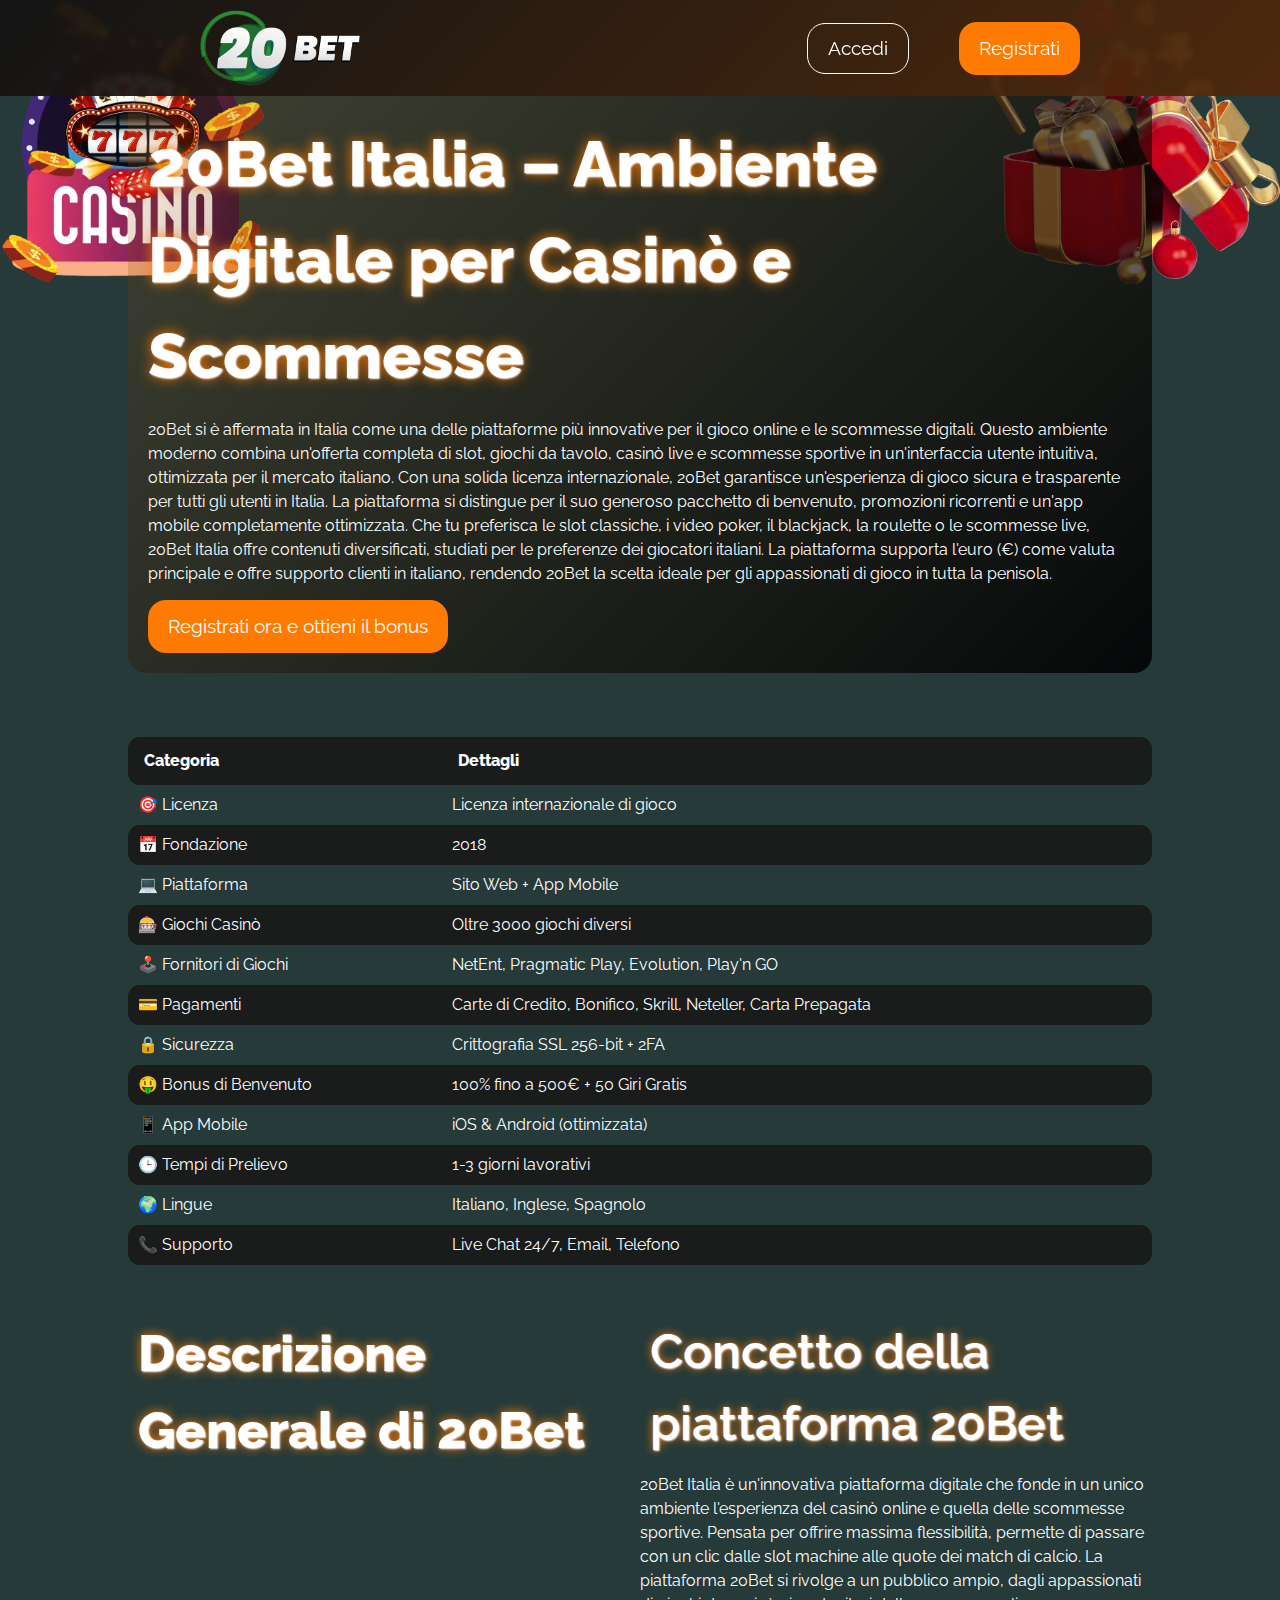
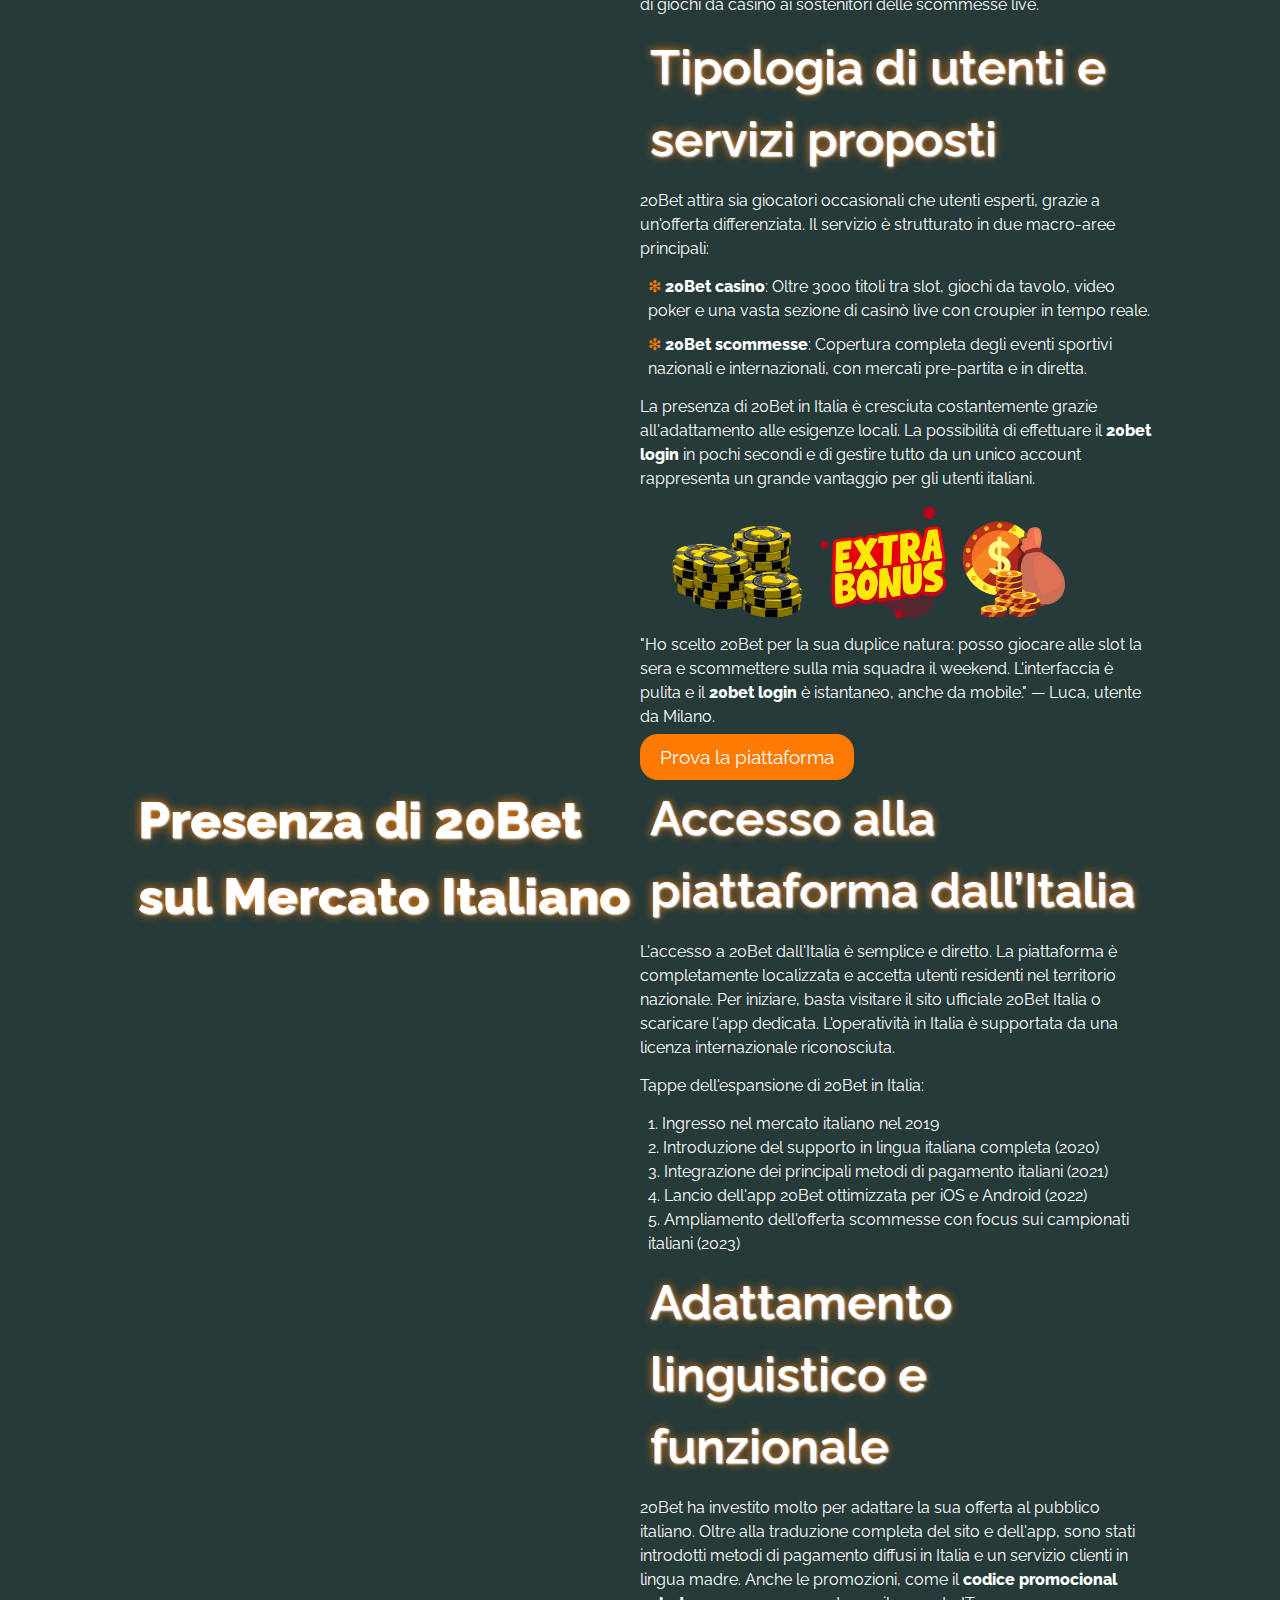
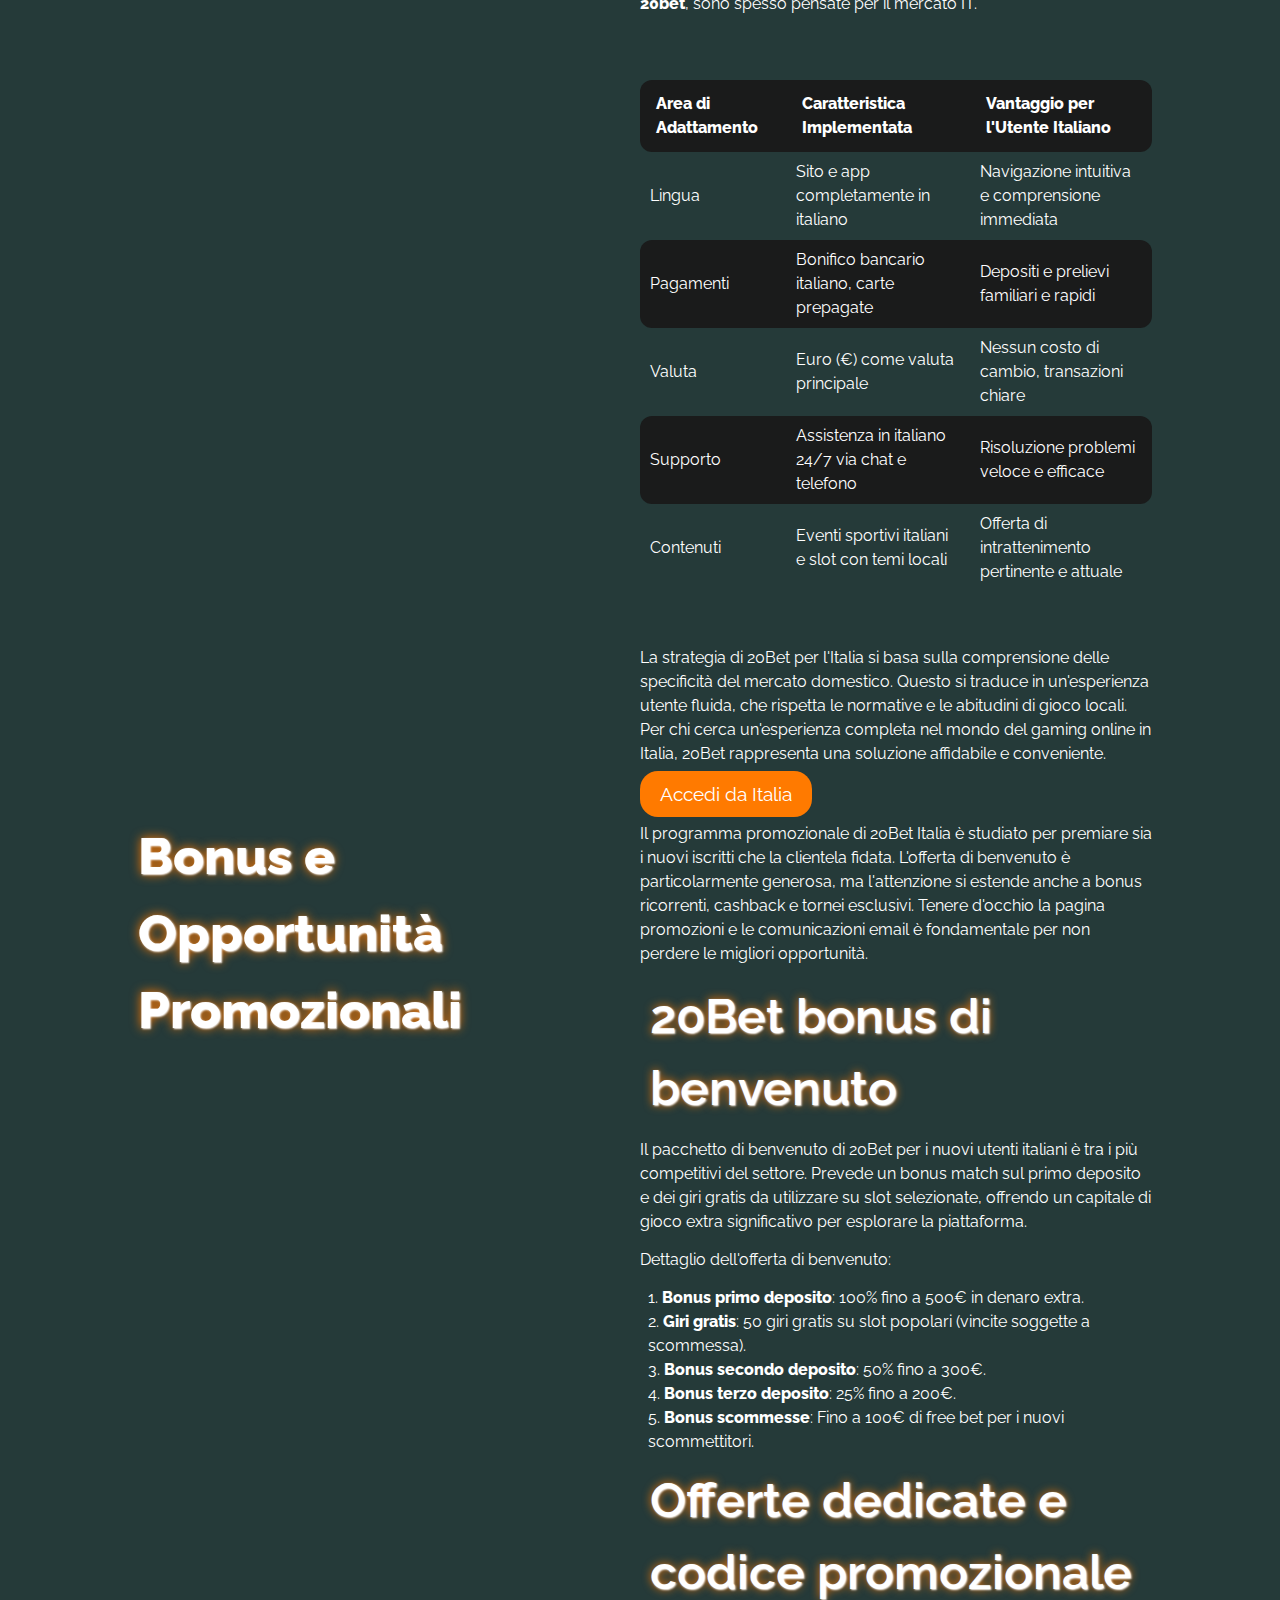
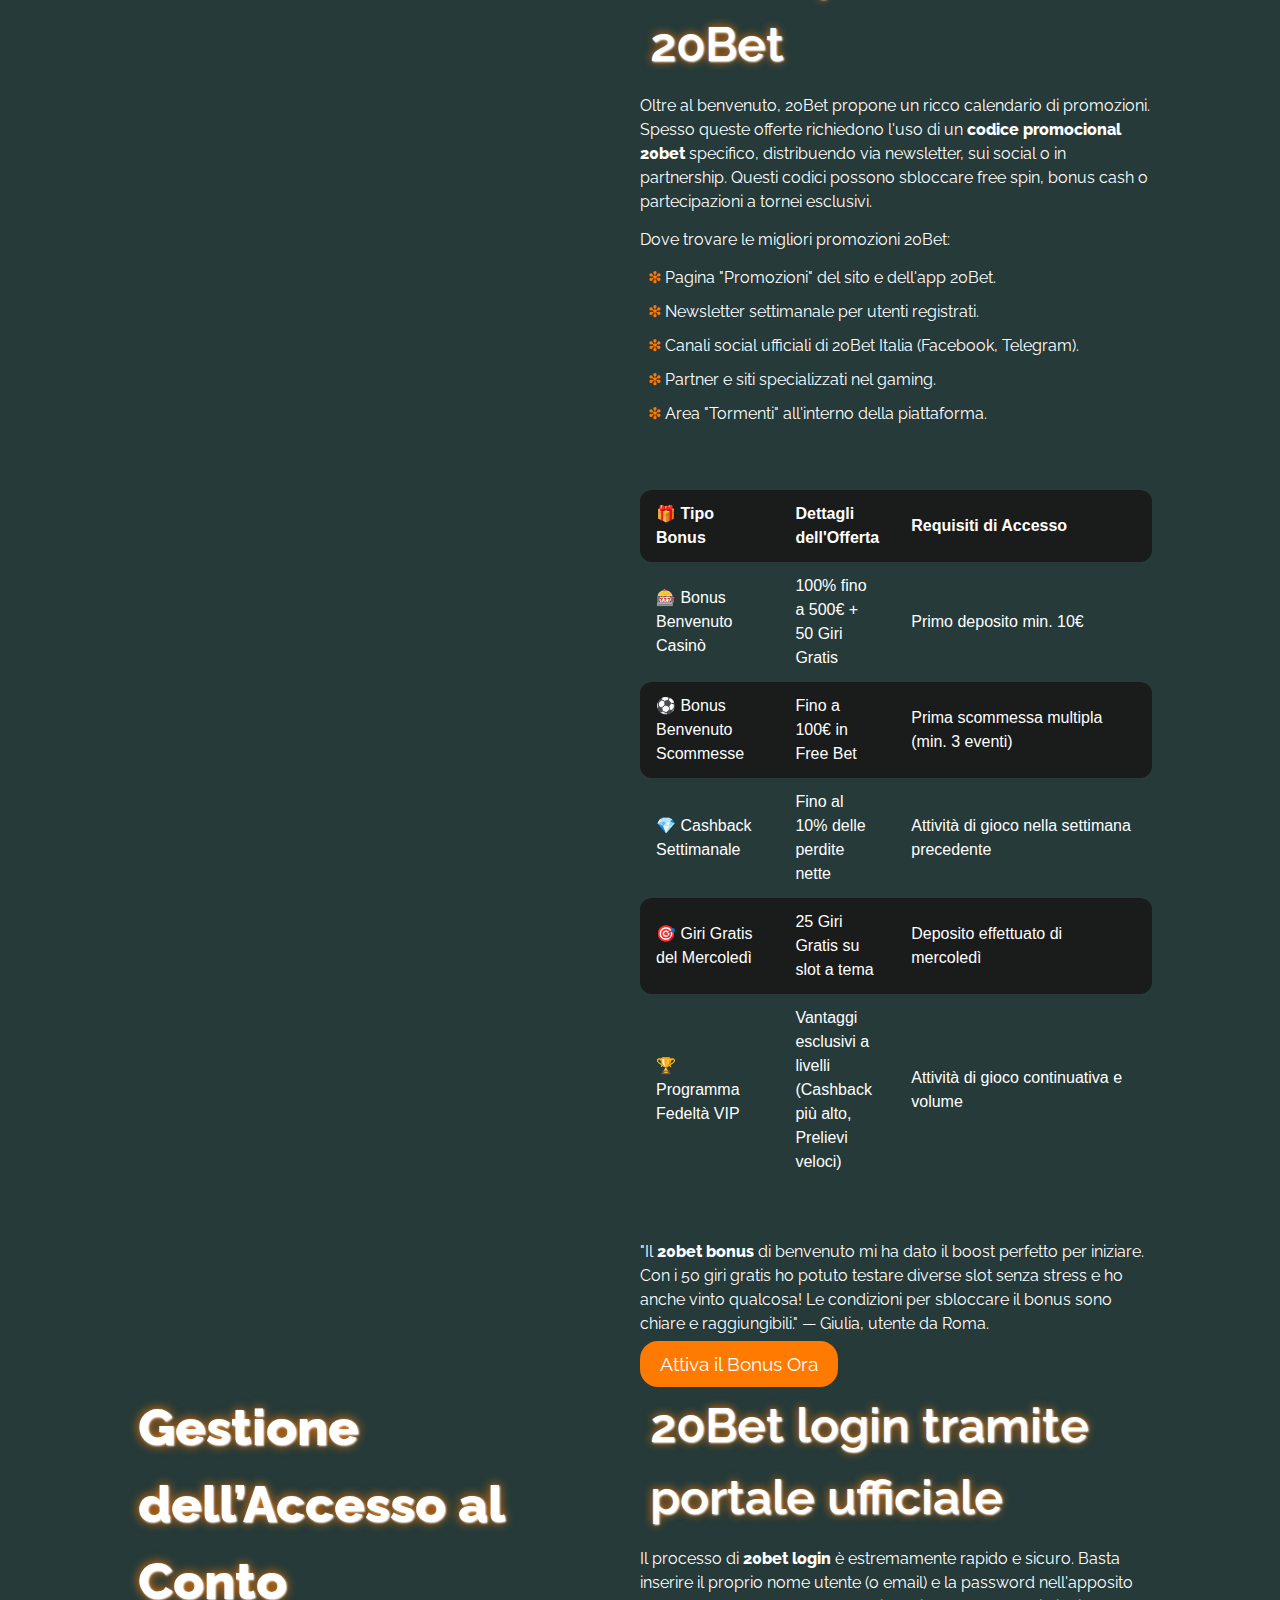
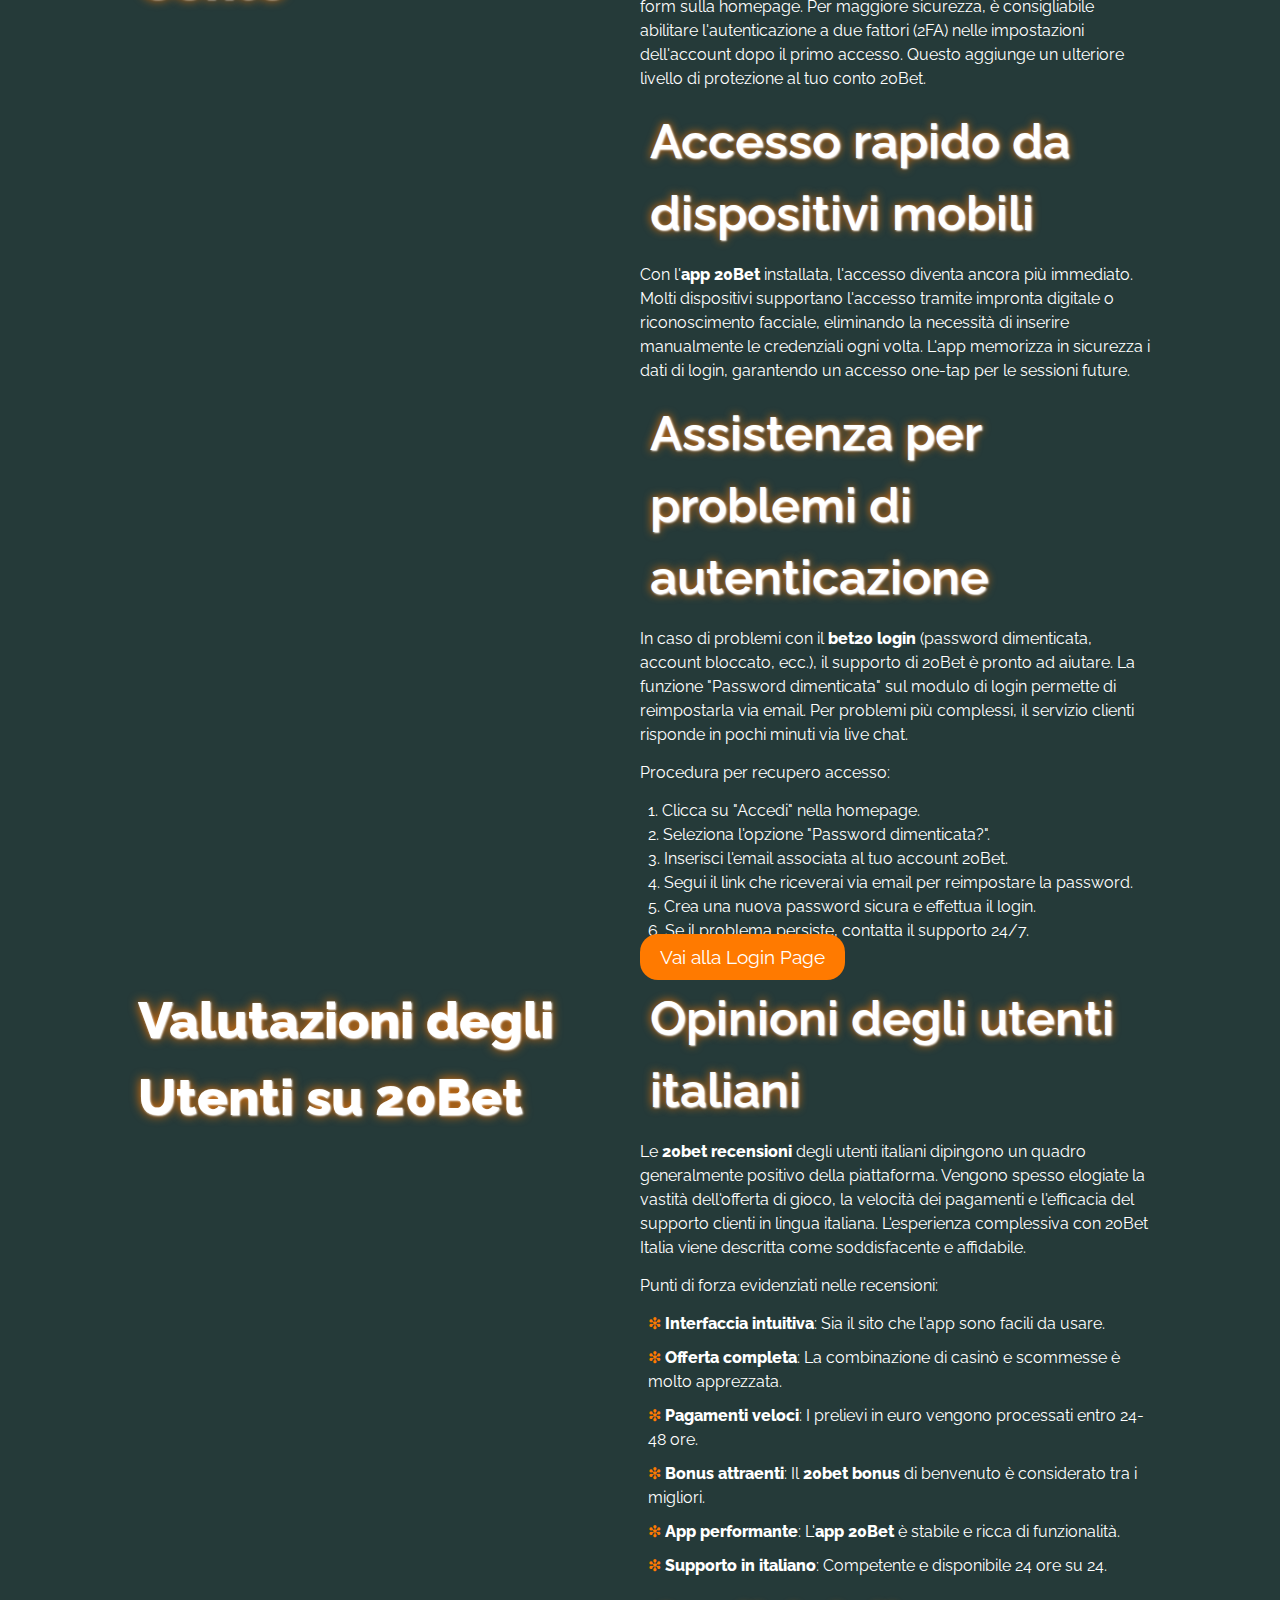
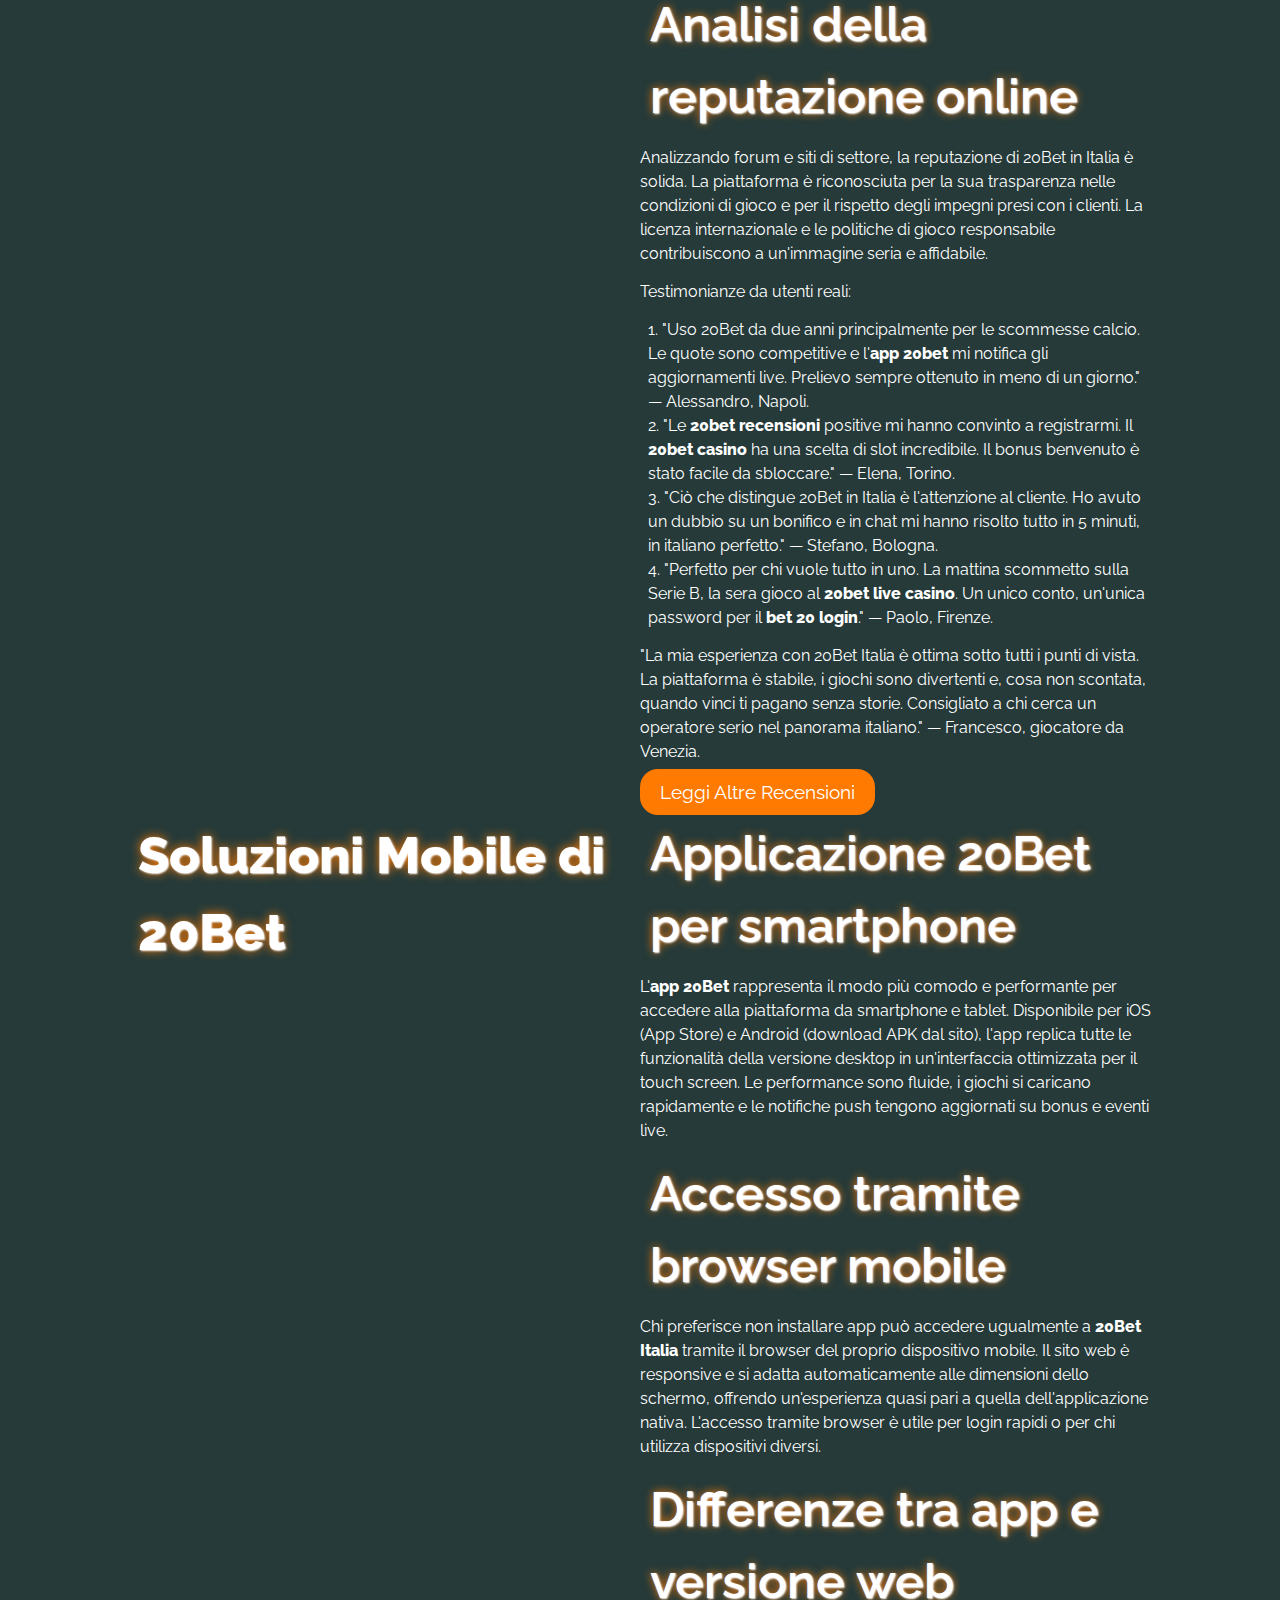
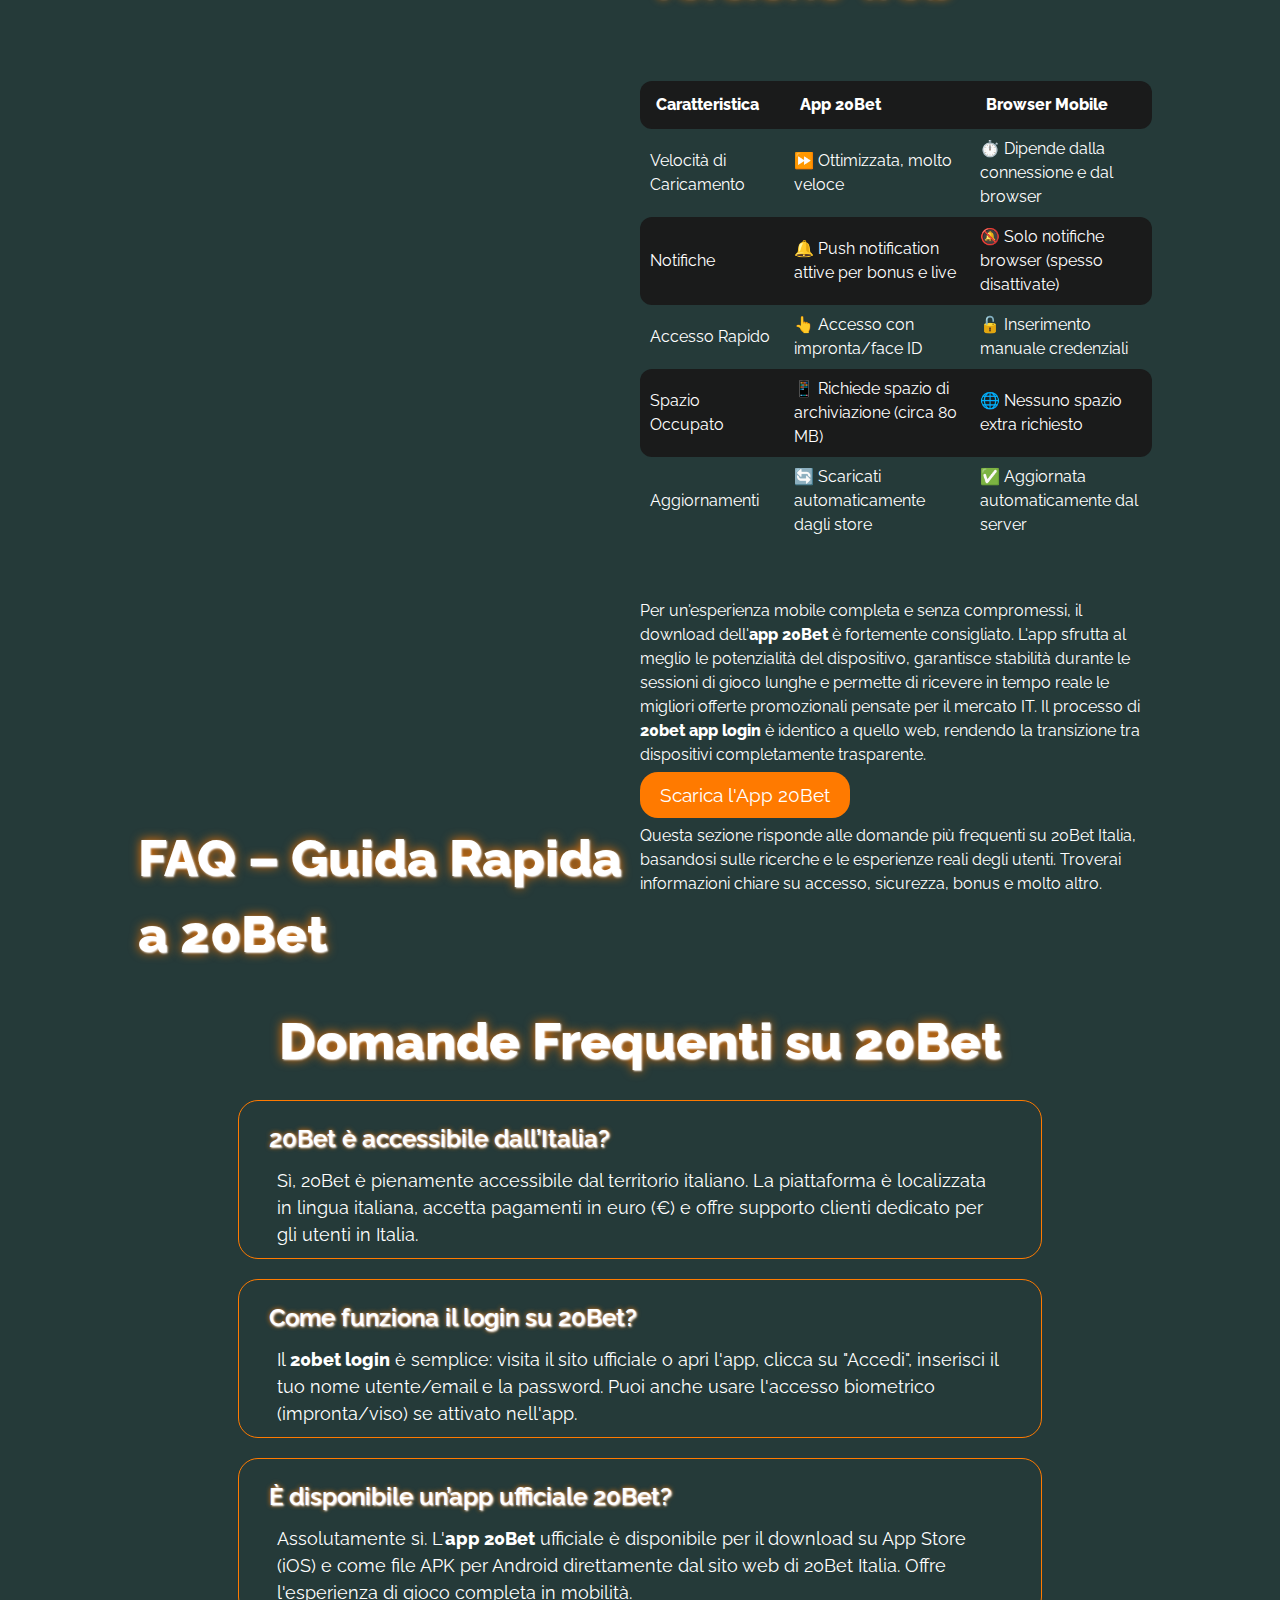
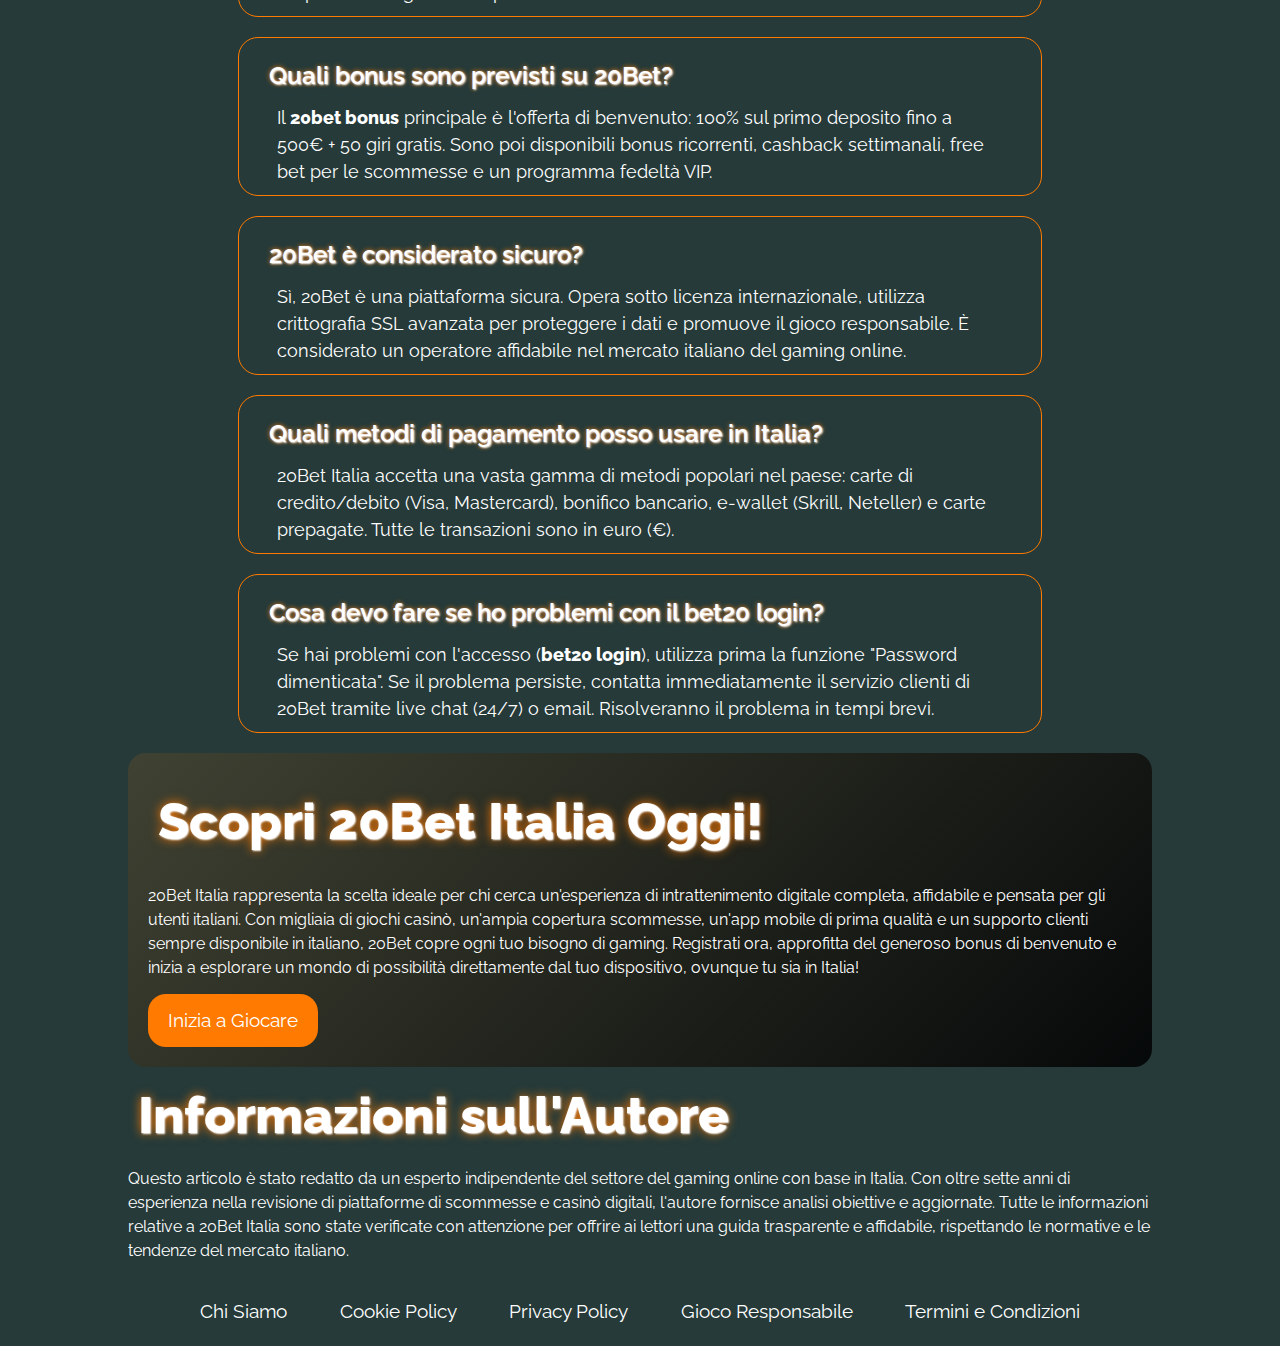
<file: it-it/index.html>
<!DOCTYPE html>
<html lang="it-IT">

<head>
  <meta charset="UTF-8">
  <meta name="viewport" content="width=device-width, initial-scale=1.0">
  <link rel="stylesheet" href="/style.css">
  <link rel="shortcut icon" href="/favicon.ico">

  <title>20Bet Italia 🎲 Piattaforma Online, App Ufficiale e Area Utenti</title>
  <meta name="description"
    content="20Bet Italia è una piattaforma digitale dedicata a casinò online e scommesse. Scopri l’accesso al conto, le funzionalità dell’app 20Bet, i bonus disponibili e le valutazioni degli utenti.">

  <link rel="alternate" hreflang="it_IT" href="https://farmaciamancinelliscanno.it/it-it/">
  <link rel="alternate" hreflang="x-default" href="https://farmaciamancinelliscanno.it/">
  <link rel="canonical" href="https://farmaciamancinelliscanno.it/it-it/">

  <link rel="apple-touch-icon" sizes="180x180" href="favicon.ico">
  <meta name="apple-mobile-web-app-title" content="20Bet">

  <meta name="twitter:card" content="summary_large_image">
  <meta name="twitter:title" content="20Bet Italia 🎲 Piattaforma Online, App Ufficiale e Area Utenti">
  <meta name="twitter:description"
    content="20Bet Italia è una piattaforma digitale dedicata a casinò online e scommesse. Scopri l’accesso al conto, le funzionalità dell’app 20Bet, i bonus disponibili e le valutazioni degli utenti.">
  <meta name="twitter:image" content="https://farmaciamancinelliscanno.it/img/1.webp">

  <meta property="og:title" content="20Bet Italia 🎲 Piattaforma Online, App Ufficiale e Area Utenti">
  <meta property="og:description"
    content="20Bet Italia è una piattaforma digitale dedicata a casinò online e scommesse. Scopri l’accesso al conto, le funzionalità dell’app 20Bet, i bonus disponibili e le valutazioni degli utenti.">
  <meta property="og:type" content="website">
  <meta property="og:url" content="https://farmaciamancinelliscanno.it/">
  <meta property="og:image" content="https://farmaciamancinelliscanno.it/img/1.webp">
  <meta property="og:locale" content="it_IT">

  <script type="application/ld+json">
        {
          "@context": "https://schema.org",
          "@type": "WebSite",
          "url": "https://farmaciamancinelliscanno.it/",
          "name": "20Bet Italia 🎲 Piattaforma Online, App Ufficiale e Area Utenti",
          "description": "20Bet - Piattaforma digitale per casinò online e scommesse sportive con app dedicata, bonus esclusivi e pagamenti sicuri per gli utenti italiani."
        }
      </script>

  <script type="application/ld+json">
        {
          "@context": "https://schema.org",
          "@type": "Article",
          "mainEntityOfPage": {
            "@type": "WebPage",
            "@id": "https://farmaciamancinelliscanno.it/"
          },
          "headline": "20Bet Italia 🎲 Piattaforma Online, App Ufficiale e Area Utenti",
          "image": "https://farmaciamancinelliscanno.it/img/1.webp",
          "author": {
            "@type": "Person",
            "name": "Marco Rossi"
          },
          "publisher": {
            "@type": "Organization",
            "name": "20Bet Italia",
            "logo": {
              "@type": "ImageObject",
              "url": "https://farmaciamancinelliscanno.it/img/logo.webp"
            }
          },
          "datePublished": "2025-03-15",
          "dateModified": "2025-03-15"
        }
        </script>

  <script type="application/ld+json">
            {
              "@context": "https://schema.org",
              "@type": "BreadcrumbList",
              "itemListElement": [
                {
                  "@type": "ListItem",
                  "position": 1,
                  "name": "20Bet Italia",
                  "item": "https://farmaciamancinelliscanno.it/"
                },
                {
                  "@type": "ListItem",
                  "position": 2,
                  "name": "🎁Bonus di Benvenuto 100% fino a 500€ + 50 Giri Gratis🎁️️",
                  "item": "https://farmaciamancinelliscanno.it/"
                }
              ]
            }
          </script>

  <script type="application/ld+json">
            {
              "@context": "https://schema.org",
              "@type": "FAQPage",
              "mainEntity": [
                {
                  "@type": "Question",
                  "name": "Come posso registrarmi su 20Bet?",
                  "acceptedAnswer": {
                    "@type": "Answer",
                    "text": "Per registrarti su 20Bet visita il sito ufficiale, clicca su 'Registrati' e compila il modulo con i tuoi dati. Dopo la conferma dell'email, potrai accedere con le tue credenziali e iniziare a giocare."
                  }
                },
                {
                  "@type": "Question",
                  "name": "Esiste un codice promozionale 20Bet per i nuovi giocatori?",
                  "acceptedAnswer": {
                    "@type": "Answer",
                    "text": "Sì, i nuovi giocatori ricevono un bonus di benvenuto del 100% fino a 500€ più 50 giri gratis sul primo deposito. Codici promozionali speciali sono distribuiti regolarmente via newsletter e pagine promozionali."
                  }
                },
                {
                  "@type": "Question",
                  "name": "20Bet è legale in Italia?",
                  "acceptedAnswer": {
                    "@type": "Answer",
                    "text": "20Bet opera con licenza internazionale e fornisce servizi sicuri per i giocatori italiani tramite piattaforme regolamentate. Il sito rispetta tutti gli standard di sicurezza pertinenti per il mercato italiano."
                  }
                },
                {
                  "@type": "Question",
                  "name": "Come si scarica l'app 20Bet?",
                  "acceptedAnswer": {
                    "@type": "Answer",
                    "text": "L'app 20Bet può essere scaricata dall'App Store per iOS o come file APK per dispositivi Android dal sito ufficiale. L'installazione è semplice e richiede pochi minuti."
                  }
                },
                {
                  "@type": "Question",
                  "name": "Quali metodi di pagamento accetta 20Bet Italia?",
                  "acceptedAnswer": {
                    "@type": "Answer",
                    "text": "20Bet accetta carte di credito/debito, bonifici bancari, e-wallet come Skrill e Neteller, oltre a carte prepagate. I depositi sono immediati, i prelievi vengono elaborati in 1-3 giorni lavorativi."
                  }
                }
              ]
            }
            </script>
</head>

<body>
  <header>
    <div class="logo">
      <a href="/"><img src="/img/logo.webp" alt="Logo ufficiale 20Bet Italia" width="160" height="80"></a>
    </div>
    <div class="header-btn">
      <a href="/play/" rel="nofollow" content="noindex" class="white-btn">Accedi</a>
      <a href="/play/" rel="nofollow" content="noindex" class="green-btn">Registrati</a>
    </div>
  </header>

  <main>
    <div class="wraper">
      <div class="promo">
        <h1>20Bet Italia – Ambiente Digitale per Casinò e Scommesse</h1>

        <p class="txt">
          20Bet si è affermata in Italia come una delle piattaforme più innovative per il gioco online e le scommesse
          digitali. Questo ambiente moderno combina un'offerta completa di slot, giochi da tavolo, casinò live e
          scommesse sportive in un'interfaccia utente intuitiva, ottimizzata per il mercato italiano. Con una solida
          licenza internazionale, 20Bet garantisce un'esperienza di gioco sicura e trasparente per tutti gli utenti in
          Italia. La piattaforma si distingue per il suo generoso pacchetto di benvenuto, promozioni ricorrenti e un'app
          mobile completamente ottimizzata. Che tu preferisca le slot classiche, i video poker, il blackjack, la
          roulette o le scommesse live, 20Bet Italia offre contenuti diversificati, studiati per le preferenze dei
          giocatori italiani. La piattaforma supporta l'euro (€) come valuta principale e offre supporto clienti in
          italiano, rendendo 20Bet la scelta ideale per gli appassionati di gioco in tutta la penisola.
        </p>

        <a href="/play/" rel="nofollow" content="noindex" class="green-btn">Registrati ora e ottieni il bonus</a>
      </div>

      <div class="table-wrapper">
        <table>
          <thead>
            <tr>
              <th>Categoria</th>
              <th>Dettagli</th>
            </tr>
          </thead>
          <tbody>
            <tr>
              <td>🎯 Licenza</td>
              <td>Licenza internazionale di gioco</td>
            </tr>
            <tr>
              <td>📅 Fondazione</td>
              <td>2018</td>
            </tr>
            <tr>
              <td>💻 Piattaforma</td>
              <td>Sito Web + App Mobile</td>
            </tr>
            <tr>
              <td>🎰 Giochi Casinò</td>
              <td>Oltre 3000 giochi diversi</td>
            </tr>
            <tr>
              <td>🕹️ Fornitori di Giochi</td>
              <td>NetEnt, Pragmatic Play, Evolution, Play'n GO</td>
            </tr>
            <tr>
              <td>💳 Pagamenti</td>
              <td>Carte di Credito, Bonifico, Skrill, Neteller, Carta Prepagata</td>
            </tr>
            <tr>
              <td>🔒 Sicurezza</td>
              <td>Crittografia SSL 256-bit + 2FA</td>
            </tr>
            <tr>
              <td>🤑 Bonus di Benvenuto</td>
              <td>100% fino a 500€ + 50 Giri Gratis</td>
            </tr>
            <tr>
              <td>📱 App Mobile</td>
              <td>iOS & Android (ottimizzata)</td>
            </tr>
            <tr>
              <td>🕒 Tempi di Prelievo</td>
              <td>1-3 giorni lavorativi</td>
            </tr>
            <tr>
              <td>🌍 Lingue</td>
              <td>Italiano, Inglese, Spagnolo</td>
            </tr>
            <tr>
              <td>📞 Supporto</td>
              <td>Live Chat 24/7, Email, Telefono</td>
            </tr>
          </tbody>
        </table>
      </div>

      <div class="flex">
        <div class="flex-content">
          <h2>Descrizione Generale di 20Bet</h2>
        </div>
        <div class="flex-content">
          <h3>Concetto della piattaforma 20Bet</h3>
          <p class="txt">20Bet Italia è un'innovativa piattaforma digitale che fonde in un unico ambiente l'esperienza
            del casinò online e quella delle scommesse sportive. Pensata per offrire massima flessibilità, permette di
            passare con un clic dalle slot machine alle quote dei match di calcio. La piattaforma 20Bet si rivolge a un
            pubblico ampio, dagli appassionati di giochi da casinò ai sostenitori delle scommesse live.</p>

          <h3>Tipologia di utenti e servizi proposti</h3>
          <p class="txt">20Bet attira sia giocatori occasionali che utenti esperti, grazie a un'offerta differenziata.
            Il servizio è strutturato in due macro-aree principali:</p>

          <ul>
            <li><strong>20Bet casino</strong>: Oltre 3000 titoli tra slot, giochi da tavolo, video poker e una vasta
              sezione di casinò live con croupier in tempo reale.</li>
            <li><strong>20Bet scommesse</strong>: Copertura completa degli eventi sportivi nazionali e internazionali,
              con mercati pre-partita e in diretta.</li>
          </ul>

          <p class="txt">La presenza di 20Bet in Italia è cresciuta costantemente grazie all'adattamento alle esigenze
            locali. La possibilità di effettuare il <strong>20bet login</strong> in pochi secondi e di gestire tutto da
            un unico account rappresenta un grande vantaggio per gli utenti italiani.</p>

          <img src="/img/1.webp" alt="Interfaccia di 20Bet Italia su computer e smartphone" width="800" height="600">

          <blockquote>
            "Ho scelto 20Bet per la sua duplice natura: posso giocare alle slot la sera e scommettere sulla mia squadra
            il weekend. L'interfaccia è pulita e il <strong>20bet login</strong> è istantaneo, anche da mobile." — Luca,
            utente da Milano.
          </blockquote>

          <a href="/play/" rel="nofollow" content="noindex" class="green-btn">Prova la piattaforma</a>
        </div>
      </div>

      <div class="flex">
        <div class="flex-content">
          <h2>Presenza di 20Bet sul Mercato Italiano</h2>
        </div>

        <div class="flex-content">
          <h3>Accesso alla piattaforma dall’Italia</h3>

          <p class="txt">
            L'accesso a 20Bet dall'Italia è semplice e diretto. La piattaforma è completamente localizzata e accetta
            utenti residenti nel territorio nazionale. Per iniziare, basta visitare il sito ufficiale 20Bet Italia o
            scaricare l'app dedicata. L'operatività in Italia è supportata da una licenza internazionale riconosciuta.
          </p>

          <p class="txt">Tappe dell'espansione di 20Bet in Italia:</p>

          <ol>
            <li>Ingresso nel mercato italiano nel 2019</li>
            <li>Introduzione del supporto in lingua italiana completa (2020)</li>
            <li>Integrazione dei principali metodi di pagamento italiani (2021)</li>
            <li>Lancio dell'app 20Bet ottimizzata per iOS e Android (2022)</li>
            <li>Ampliamento dell'offerta scommesse con focus sui campionati italiani (2023)</li>
          </ol>

          <h3>Adattamento linguistico e funzionale</h3>

          <p class="txt">
            20Bet ha investito molto per adattare la sua offerta al pubblico italiano. Oltre alla traduzione completa
            del sito e dell'app, sono stati introdotti metodi di pagamento diffusi in Italia e un servizio clienti in
            lingua madre. Anche le promozioni, come il <strong>codice promocional 20bet</strong>, sono spesso pensate
            per il mercato IT.
          </p>

          <div class="table-wrapper">
            <table>
              <thead>
                <tr>
                  <th>Area di Adattamento</th>
                  <th>Caratteristica Implementata</th>
                  <th>Vantaggio per l'Utente Italiano</th>
                </tr>
              </thead>
              <tbody>
                <tr>
                  <td>Lingua</td>
                  <td>Sito e app completamente in italiano</td>
                  <td>Navigazione intuitiva e comprensione immediata</td>
                </tr>
                <tr>
                  <td>Pagamenti</td>
                  <td>Bonifico bancario italiano, carte prepagate</td>
                  <td>Depositi e prelievi familiari e rapidi</td>
                </tr>
                <tr>
                  <td>Valuta</td>
                  <td>Euro (€) come valuta principale</td>
                  <td>Nessun costo di cambio, transazioni chiare</td>
                </tr>
                <tr>
                  <td>Supporto</td>
                  <td>Assistenza in italiano 24/7 via chat e telefono</td>
                  <td>Risoluzione problemi veloce e efficace</td>
                </tr>
                <tr>
                  <td>Contenuti</td>
                  <td>Eventi sportivi italiani e slot con temi locali</td>
                  <td>Offerta di intrattenimento pertinente e attuale</td>
                </tr>
              </tbody>
            </table>
          </div>

          <p class="txt">
            La strategia di 20Bet per l'Italia si basa sulla comprensione delle specificità del mercato domestico.
            Questo si traduce in un'esperienza utente fluida, che rispetta le normative e le abitudini di gioco locali.
            Per chi cerca un'esperienza completa nel mondo del gaming online in Italia, 20Bet rappresenta una soluzione
            affidabile e conveniente.
          </p>

          <a href="/play/" rel="nofollow" content="noindex" class="green-btn">Accedi da Italia</a>
        </div>
      </div>

      <div class="flex">
        <div class="flex-content">
          <h2>Bonus e Opportunità Promozionali</h2>
        </div>

        <div class="flex-content">
          <p class="txt">
            Il programma promozionale di 20Bet Italia è studiato per premiare sia i nuovi iscritti che la clientela
            fidata. L'offerta di benvenuto è particolarmente generosa, ma l'attenzione si estende anche a bonus
            ricorrenti, cashback e tornei esclusivi. Tenere d'occhio la pagina promozioni e le comunicazioni email è
            fondamentale per non perdere le migliori opportunità.
          </p>

          <h3>20Bet bonus di benvenuto</h3>

          <p class="txt">Il pacchetto di benvenuto di 20Bet per i nuovi utenti italiani è tra i più competitivi del
            settore. Prevede un bonus match sul primo deposito e dei giri gratis da utilizzare su slot selezionate,
            offrendo un capitale di gioco extra significativo per esplorare la piattaforma.</p>

          <p class="txt">Dettaglio dell'offerta di benvenuto:</p>

          <ol>
            <li><strong>Bonus primo deposito</strong>: 100% fino a 500€ in denaro extra.</li>
            <li><strong>Giri gratis</strong>: 50 giri gratis su slot popolari (vincite soggette a scommessa).</li>
            <li><strong>Bonus secondo deposito</strong>: 50% fino a 300€.</li>
            <li><strong>Bonus terzo deposito</strong>: 25% fino a 200€.</li>
            <li><strong>Bonus scommesse</strong>: Fino a 100€ di free bet per i nuovi scommettitori.</li>
          </ol>

          <h3>Offerte dedicate e codice promozionale 20Bet</h3>

          <p class="txt">Oltre al benvenuto, 20Bet propone un ricco calendario di promozioni. Spesso queste offerte
            richiedono l'uso di un <strong>codice promocional 20bet</strong> specifico, distribuendo via newsletter, sui
            social o in partnership. Questi codici possono sbloccare free spin, bonus cash o partecipazioni a tornei
            esclusivi.</p>

          <p class="txt">Dove trovare le migliori promozioni 20Bet:</p>

          <ul>
            <li>Pagina "Promozioni" del sito e dell'app 20Bet.</li>
            <li>Newsletter settimanale per utenti registrati.</li>
            <li>Canali social ufficiali di 20Bet Italia (Facebook, Telegram).</li>
            <li>Partner e siti specializzati nel gaming.</li>
            <li>Area "Tormenti" all'interno della piattaforma.</li>
          </ul>

          <div class="table-wrapper">
            <table class="bonus-table">
              <thead>
                <tr>
                  <th>🎁 Tipo Bonus</th>
                  <th>Dettagli dell'Offerta</th>
                  <th>Requisiti di Accesso</th>
                </tr>
              </thead>
              <tbody>
                <tr>
                  <td>🎰 Bonus Benvenuto Casinò</td>
                  <td>100% fino a 500€ + 50 Giri Gratis</td>
                  <td>Primo deposito min. 10€</td>
                </tr>
                <tr>
                  <td>⚽ Bonus Benvenuto Scommesse</td>
                  <td>Fino a 100€ in Free Bet</td>
                  <td>Prima scommessa multipla (min. 3 eventi)</td>
                </tr>
                <tr>
                  <td>💎 Cashback Settimanale</td>
                  <td>Fino al 10% delle perdite nette</td>
                  <td>Attività di gioco nella settimana precedente</td>
                </tr>
                <tr>
                  <td>🎯 Giri Gratis del Mercoledì</td>
                  <td>25 Giri Gratis su slot a tema</td>
                  <td>Deposito effettuato di mercoledì</td>
                </tr>
                <tr>
                  <td>🏆 Programma Fedeltà VIP</td>
                  <td>Vantaggi esclusivi a livelli (Cashback più alto, Prelievi veloci)</td>
                  <td>Attività di gioco continuativa e volume</td>
                </tr>
              </tbody>
            </table>
          </div>

          <blockquote>
            "Il <strong>20bet bonus</strong> di benvenuto mi ha dato il boost perfetto per iniziare. Con i 50 giri
            gratis ho potuto testare diverse slot senza stress e ho anche vinto qualcosa! Le condizioni per sbloccare il
            bonus sono chiare e raggiungibili." — Giulia, utente da Roma.
          </blockquote>

          <a href="/play/" rel="nofollow" content="noindex" class="green-btn">Attiva il Bonus Ora</a>
        </div>
      </div>

      <div class="flex">
        <div class="flex-content">
          <h2>Gestione dell’Accesso al Conto</h2>
        </div>

        <div class="flex-content">
          <h3>20Bet login tramite portale ufficiale</h3>

          <p class="txt">
            Il processo di <strong>20bet login</strong> è estremamente rapido e sicuro. Basta inserire il proprio nome
            utente (o email) e la password nell'apposito form sulla homepage. Per maggiore sicurezza, è consigliabile
            abilitare l'autenticazione a due fattori (2FA) nelle impostazioni dell'account dopo il primo accesso. Questo
            aggiunge un ulteriore livello di protezione al tuo conto 20Bet.
          </p>

          <h3>Accesso rapido da dispositivi mobili</h3>

          <p class="txt">Con l'<strong>app 20Bet</strong> installata, l'accesso diventa ancora più immediato. Molti
            dispositivi supportano l'accesso tramite impronta digitale o riconoscimento facciale, eliminando la
            necessità di inserire manualmente le credenziali ogni volta. L'app memorizza in sicurezza i dati di login,
            garantendo un accesso one-tap per le sessioni future.</p>

          <h3>Assistenza per problemi di autenticazione</h3>

          <p class="txt">In caso di problemi con il <strong>bet20 login</strong> (password dimenticata, account
            bloccato, ecc.), il supporto di 20Bet è pronto ad aiutare. La funzione "Password dimenticata" sul modulo di
            login permette di reimpostarla via email. Per problemi più complessi, il servizio clienti risponde in pochi
            minuti via live chat.</p>

          <p class="txt">Procedura per recupero accesso:</p>

          <ol>
            <li>Clicca su "Accedi" nella homepage.</li>
            <li>Seleziona l'opzione "Password dimenticata?".</li>
            <li>Inserisci l'email associata al tuo account 20Bet.</li>
            <li>Segui il link che riceverai via email per reimpostare la password.</li>
            <li>Crea una nuova password sicura e effettua il login.</li>
            <li>Se il problema persiste, contatta il supporto 24/7.</li>
          </ol>

          <a href="/play/" rel="nofollow" content="noindex" class="green-btn">Vai alla Login Page</a>
        </div>
      </div>

      <div class="flex">
        <div class="flex-content">
          <h2>Valutazioni degli Utenti su 20Bet</h2>
        </div>

        <div class="flex-content">
          <h3>Opinioni degli utenti italiani</h3>
          <p class="txt">
            Le <strong>20bet recensioni</strong> degli utenti italiani dipingono un quadro generalmente positivo della
            piattaforma. Vengono spesso elogiate la vastità dell'offerta di gioco, la velocità dei pagamenti e
            l'efficacia del supporto clienti in lingua italiana. L'esperienza complessiva con 20Bet Italia viene
            descritta come soddisfacente e affidabile.
          </p>

          <p class="txt">Punti di forza evidenziati nelle recensioni:</p>

          <ul>
            <li><strong>Interfaccia intuitiva</strong>: Sia il sito che l'app sono facili da usare.</li>
            <li><strong>Offerta completa</strong>: La combinazione di casinò e scommesse è molto apprezzata.</li>
            <li><strong>Pagamenti veloci</strong>: I prelievi in euro vengono processati entro 24-48 ore.</li>
            <li><strong>Bonus attraenti</strong>: Il <strong>20bet bonus</strong> di benvenuto è considerato tra i
              migliori.</li>
            <li><strong>App performante</strong>: L'<strong>app 20Bet</strong> è stabile e ricca di funzionalità.</li>
            <li><strong>Supporto in italiano</strong>: Competente e disponibile 24 ore su 24.</li>
          </ul>

          <h3>Analisi della reputazione online</h3>

          <p class="txt">Analizzando forum e siti di settore, la reputazione di 20Bet in Italia è solida. La piattaforma
            è riconosciuta per la sua trasparenza nelle condizioni di gioco e per il rispetto degli impegni presi con i
            clienti. La licenza internazionale e le politiche di gioco responsabile contribuiscono a un'immagine seria e
            affidabile.</p>

          <p class="txt">Testimonianze da utenti reali:</p>

          <ol>
            <li>"Uso 20Bet da due anni principalmente per le scommesse calcio. Le quote sono competitive e l'<strong>app
                20bet</strong> mi notifica gli aggiornamenti live. Prelievo sempre ottenuto in meno di un giorno." —
              Alessandro, Napoli.</li>
            <li>"Le <strong>20bet recensioni</strong> positive mi hanno convinto a registrarmi. Il <strong>20bet
                casino</strong> ha una scelta di slot incredibile. Il bonus benvenuto è stato facile da sbloccare." —
              Elena, Torino.</li>
            <li>"Ciò che distingue 20Bet in Italia è l'attenzione al cliente. Ho avuto un dubbio su un bonifico e in
              chat mi hanno risolto tutto in 5 minuti, in italiano perfetto." — Stefano, Bologna.</li>
            <li>"Perfetto per chi vuole tutto in uno. La mattina scommetto sulla Serie B, la sera gioco al <strong>20bet
                live casino</strong>. Un unico conto, un'unica password per il <strong>bet 20 login</strong>." — Paolo,
              Firenze.</li>
          </ol>

          <blockquote>
            "La mia esperienza con 20Bet Italia è ottima sotto tutti i punti di vista. La piattaforma è stabile, i
            giochi sono divertenti e, cosa non scontata, quando vinci ti pagano senza storie. Consigliato a chi cerca un
            operatore serio nel panorama italiano." — Francesco, giocatore da Venezia.
          </blockquote>

          <a href="/play/" rel="nofollow" content="noindex" class="green-btn">Leggi Altre Recensioni</a>
        </div>
      </div>

      <div class="flex">
        <div class="flex-content">
          <h2>Soluzioni Mobile di 20Bet</h2>
        </div>

        <div class="flex-content">
          <h3>Applicazione 20Bet per smartphone</h3>

          <p class="txt">
            L'<strong>app 20Bet</strong> rappresenta il modo più comodo e performante per accedere alla piattaforma da
            smartphone e tablet. Disponibile per iOS (App Store) e Android (download APK dal sito), l'app replica tutte
            le funzionalità della versione desktop in un'interfaccia ottimizzata per il touch screen. Le performance
            sono fluide, i giochi si caricano rapidamente e le notifiche push tengono aggiornati su bonus e eventi live.
          </p>

          <h3>Accesso tramite browser mobile</h3>

          <p class="txt">Chi preferisce non installare app può accedere ugualmente a <strong>20Bet Italia</strong>
            tramite il browser del proprio dispositivo mobile. Il sito web è responsive e si adatta automaticamente alle
            dimensioni dello schermo, offrendo un'esperienza quasi pari a quella dell'applicazione nativa. L'accesso
            tramite browser è utile per login rapidi o per chi utilizza dispositivi diversi.</p>

          <h3>Differenze tra app e versione web</h3>

          <div class="table-wrapper">
            <table>
              <thead>
                <tr>
                  <th>Caratteristica</th>
                  <th>App 20Bet</th>
                  <th>Browser Mobile</th>
                </tr>
              </thead>
              <tbody>
                <tr>
                  <td>Velocità di Caricamento</td>
                  <td>⏩ Ottimizzata, molto veloce</td>
                  <td>⏱️ Dipende dalla connessione e dal browser</td>
                </tr>
                <tr>
                  <td>Notifiche</td>
                  <td>🔔 Push notification attive per bonus e live</td>
                  <td>🔕 Solo notifiche browser (spesso disattivate)</td>
                </tr>
                <tr>
                  <td>Accesso Rapido</td>
                  <td>👆 Accesso con impronta/face ID</td>
                  <td>🔓 Inserimento manuale credenziali</td>
                </tr>
                <tr>
                  <td>Spazio Occupato</td>
                  <td>📱 Richiede spazio di archiviazione (circa 80 MB)</td>
                  <td>🌐 Nessuno spazio extra richiesto</td>
                </tr>
                <tr>
                  <td>Aggiornamenti</td>
                  <td>🔄 Scaricati automaticamente dagli store</td>
                  <td>✅ Aggiornata automaticamente dal server</td>
                </tr>
              </tbody>
            </table>
          </div>

          <p class="txt">
            Per un'esperienza mobile completa e senza compromessi, il download dell'<strong>app 20Bet</strong> è
            fortemente consigliato. L'app sfrutta al meglio le potenzialità del dispositivo, garantisce stabilità
            durante le sessioni di gioco lunghe e permette di ricevere in tempo reale le migliori offerte promozionali
            pensate per il mercato IT. Il processo di <strong>20bet app login</strong> è identico a quello web, rendendo
            la transizione tra dispositivi completamente trasparente.
          </p>

          <a href="/play/" rel="nofollow" content="noindex" class="green-btn">Scarica l'App 20Bet</a>
        </div>
      </div>

      <div class="flex">
        <div class="flex-content">
          <h2>FAQ – Guida Rapida a 20Bet</h2>
        </div>

        <div class="flex-content">
          <p class="txt">
            Questa sezione risponde alle domande più frequenti su 20Bet Italia, basandosi sulle ricerche e le esperienze
            reali degli utenti. Troverai informazioni chiare su accesso, sicurezza, bonus e molto altro.
          </p>
        </div>
      </div>

      <section class="faq-section">
        <h2>Domande Frequenti su 20Bet</h2>

        <div class="qa-scontent-title">
          <h3>20Bet è accessibile dall’Italia?</h3>
          <div class="qa-answaer">
            Sì, 20Bet è pienamente accessibile dal territorio italiano. La piattaforma è localizzata in lingua italiana,
            accetta pagamenti in euro (€) e offre supporto clienti dedicato per gli utenti in Italia.
          </div>
        </div>

        <div class="qa-scontent-title">
          <h3>Come funziona il login su 20Bet?</h3>
          <div class="qa-answaer">
            Il <strong>20bet login</strong> è semplice: visita il sito ufficiale o apri l'app, clicca su "Accedi",
            inserisci il tuo nome utente/email e la password. Puoi anche usare l'accesso biometrico (impronta/viso) se
            attivato nell'app.
          </div>
        </div>

        <div class="qa-scontent-title">
          <h3>È disponibile un’app ufficiale 20Bet?</h3>
          <div class="qa-answaer">
            Assolutamente sì. L'<strong>app 20Bet</strong> ufficiale è disponibile per il download su App Store (iOS) e
            come file APK per Android direttamente dal sito web di 20Bet Italia. Offre l'esperienza di gioco completa in
            mobilità.
          </div>
        </div>

        <div class="qa-scontent-title">
          <h3>Quali bonus sono previsti su 20Bet?</h3>
          <div class="qa-answaer">
            Il <strong>20bet bonus</strong> principale è l'offerta di benvenuto: 100% sul primo deposito fino a 500€ +
            50 giri gratis. Sono poi disponibili bonus ricorrenti, cashback settimanali, free bet per le scommesse e un
            programma fedeltà VIP.
          </div>
        </div>

        <div class="qa-scontent-title">
          <h3>20Bet è considerato sicuro?</h3>
          <div class="qa-answaer">
            Sì, 20Bet è una piattaforma sicura. Opera sotto licenza internazionale, utilizza crittografia SSL avanzata
            per proteggere i dati e promuove il gioco responsabile. È considerato un operatore affidabile nel mercato
            italiano del gaming online.
          </div>
        </div>

        <div class="qa-scontent-title">
          <h3>Quali metodi di pagamento posso usare in Italia?</h3>
          <div class="qa-answaer">
            20Bet Italia accetta una vasta gamma di metodi popolari nel paese: carte di credito/debito (Visa,
            Mastercard), bonifico bancario, e-wallet (Skrill, Neteller) e carte prepagate. Tutte le transazioni sono in
            euro (€).
          </div>
        </div>

        <div class="qa-scontent-title">
          <h3>Cosa devo fare se ho problemi con il bet20 login?</h3>
          <div class="qa-answaer">
            Se hai problemi con l'accesso (<strong>bet20 login</strong>), utilizza prima la funzione "Password
            dimenticata". Se il problema persiste, contatta immediatamente il servizio clienti di 20Bet tramite live
            chat (24/7) o email. Risolveranno il problema in tempi brevi.
          </div>
        </div>
      </section>

      <div class="promo">
        <h2>Scopri 20Bet Italia Oggi!</h2>
        <p class="txt">
          20Bet Italia rappresenta la scelta ideale per chi cerca un'esperienza di intrattenimento digitale completa,
          affidabile e pensata per gli utenti italiani. Con migliaia di giochi casinò, un'ampia copertura scommesse,
          un'app mobile di prima qualità e un supporto clienti sempre disponibile in italiano, 20Bet copre ogni tuo
          bisogno di gaming. Registrati ora, approfitta del generoso bonus di benvenuto e inizia a esplorare un mondo di
          possibilità direttamente dal tuo dispositivo, ovunque tu sia in Italia!
        </p>
        <a href="/play/" rel="nofollow" content="noindex" class="green-btn">Inizia a Giocare</a>
      </div>

      <div class="author-section">
        <h2>Informazioni sull'Autore</h2>
        <p class="txt">
          Questo articolo è stato redatto da un esperto indipendente del settore del gaming online con base in Italia.
          Con oltre sette anni di esperienza nella revisione di piattaforme di scommesse e casinò digitali, l'autore
          fornisce analisi obiettive e aggiornate. Tutte le informazioni relative a 20Bet Italia sono state verificate
          con attenzione per offrire ai lettori una guida trasparente e affidabile, rispettando le normative e le
          tendenze del mercato italiano.
        </p>
      </div>
    </div>
  </main>

  <footer>
    <div class="flex">
      <a href="/about-us/">Chi Siamo</a>
      <a href="/cookie-policy/">Cookie Policy</a>
      <a href="/privacy-policy/">Privacy Policy</a>
      <a href="/responsible-gambling/">Gioco Responsabile</a>
      <a href="/terms-and-conditions/">Termini e Condizioni</a>
    </div>

  </footer>

</body>

</html>
</file>
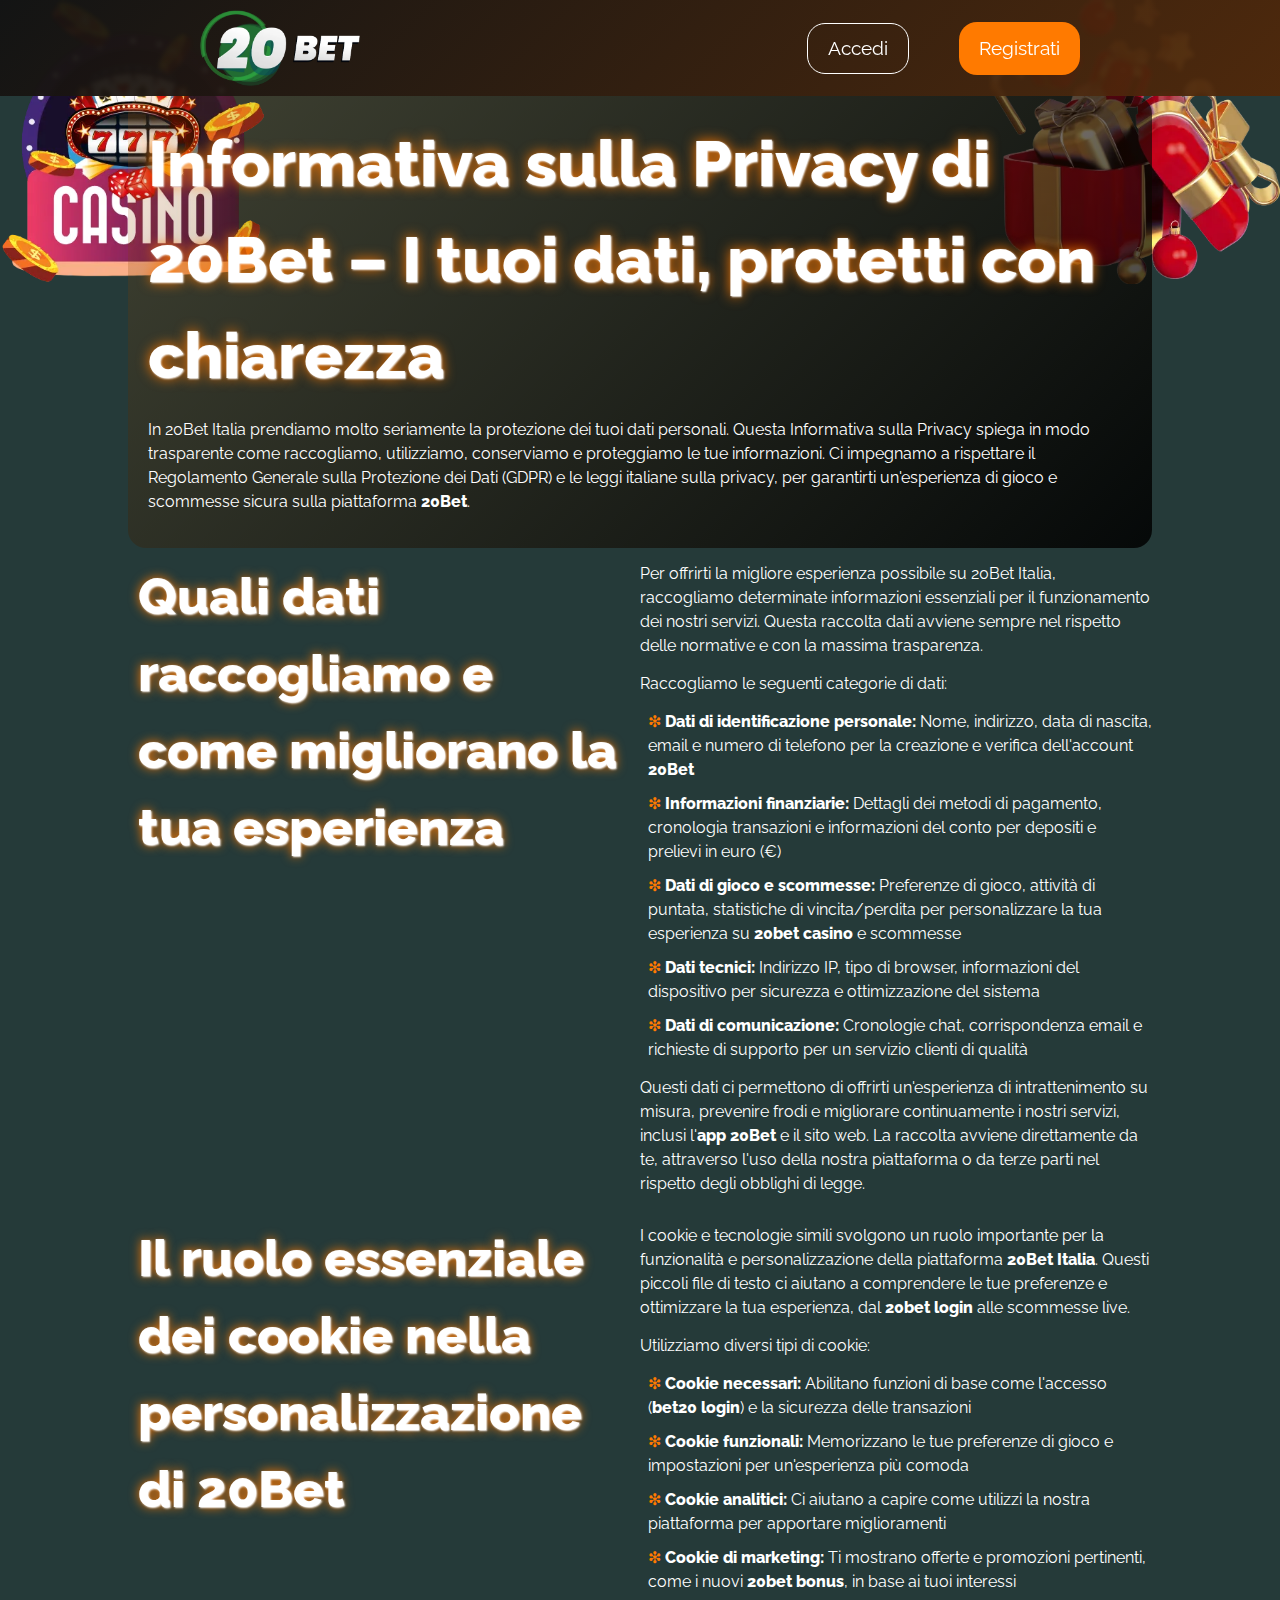
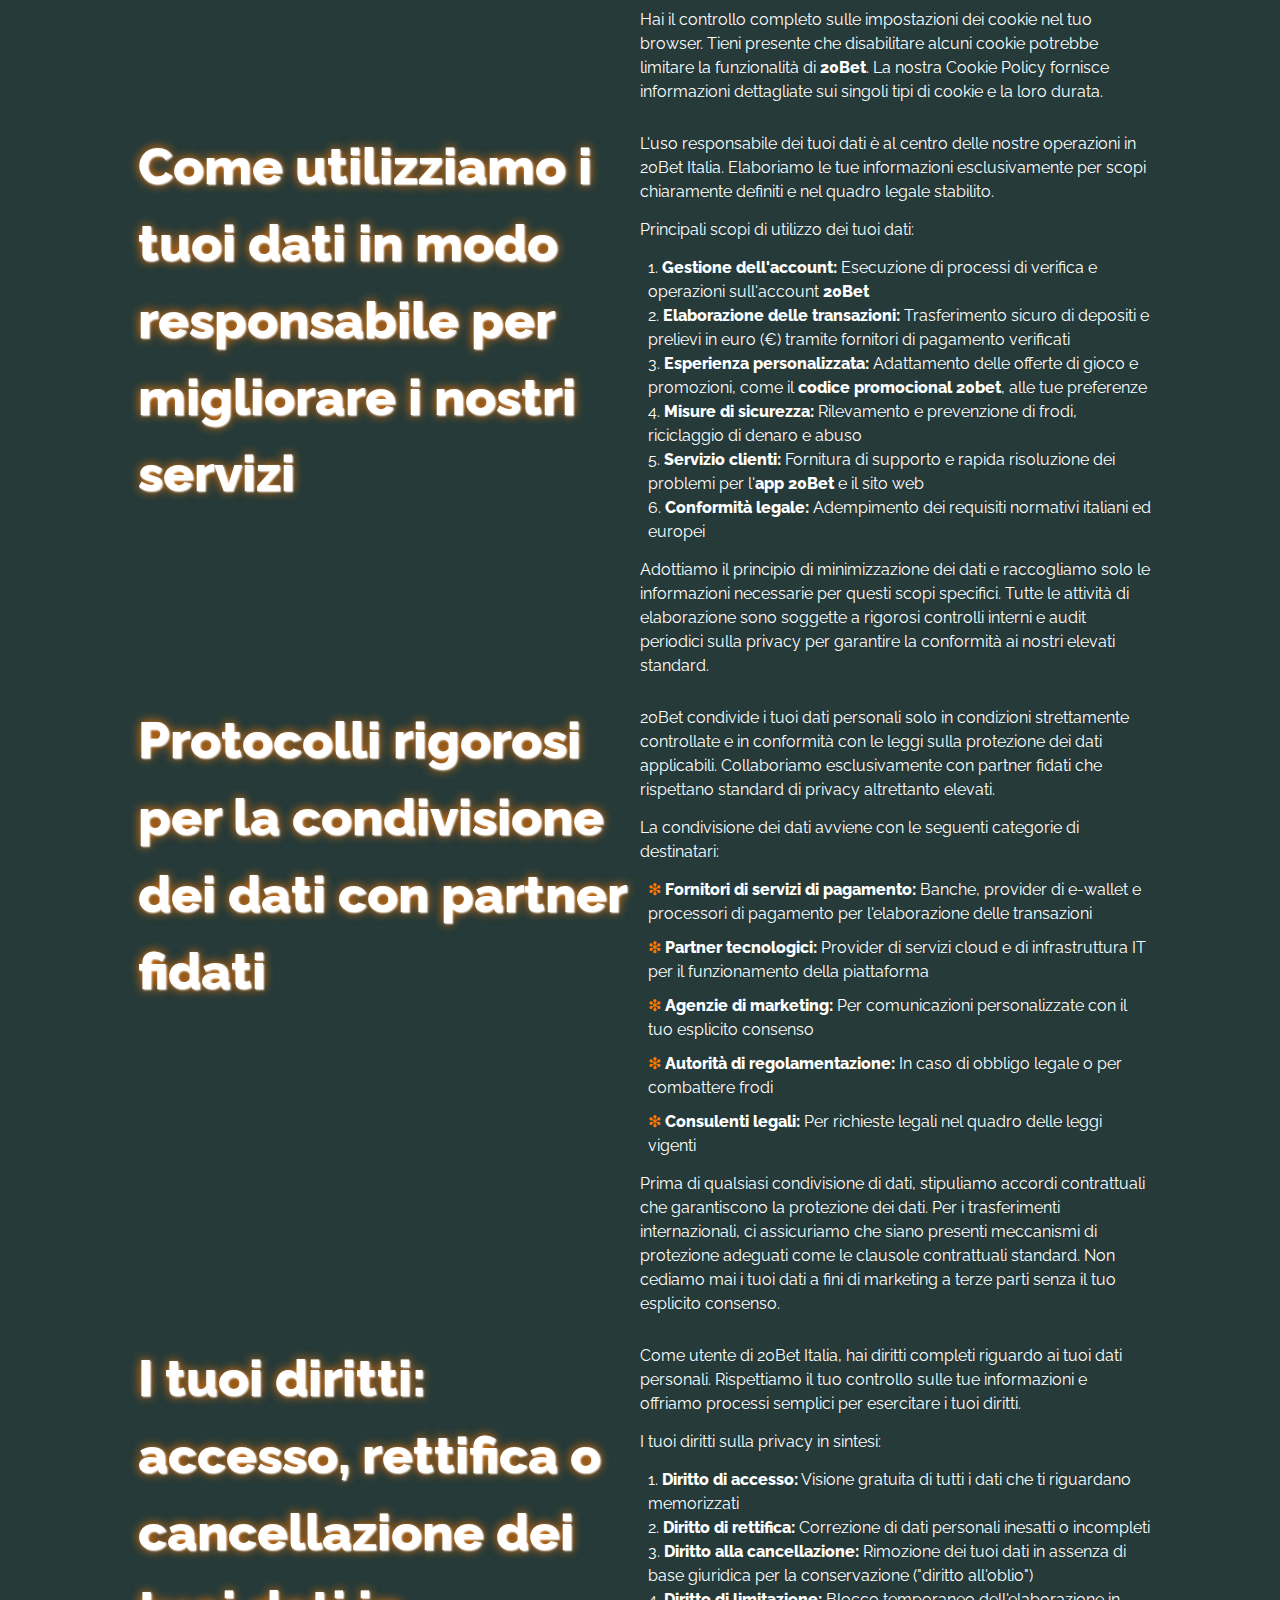
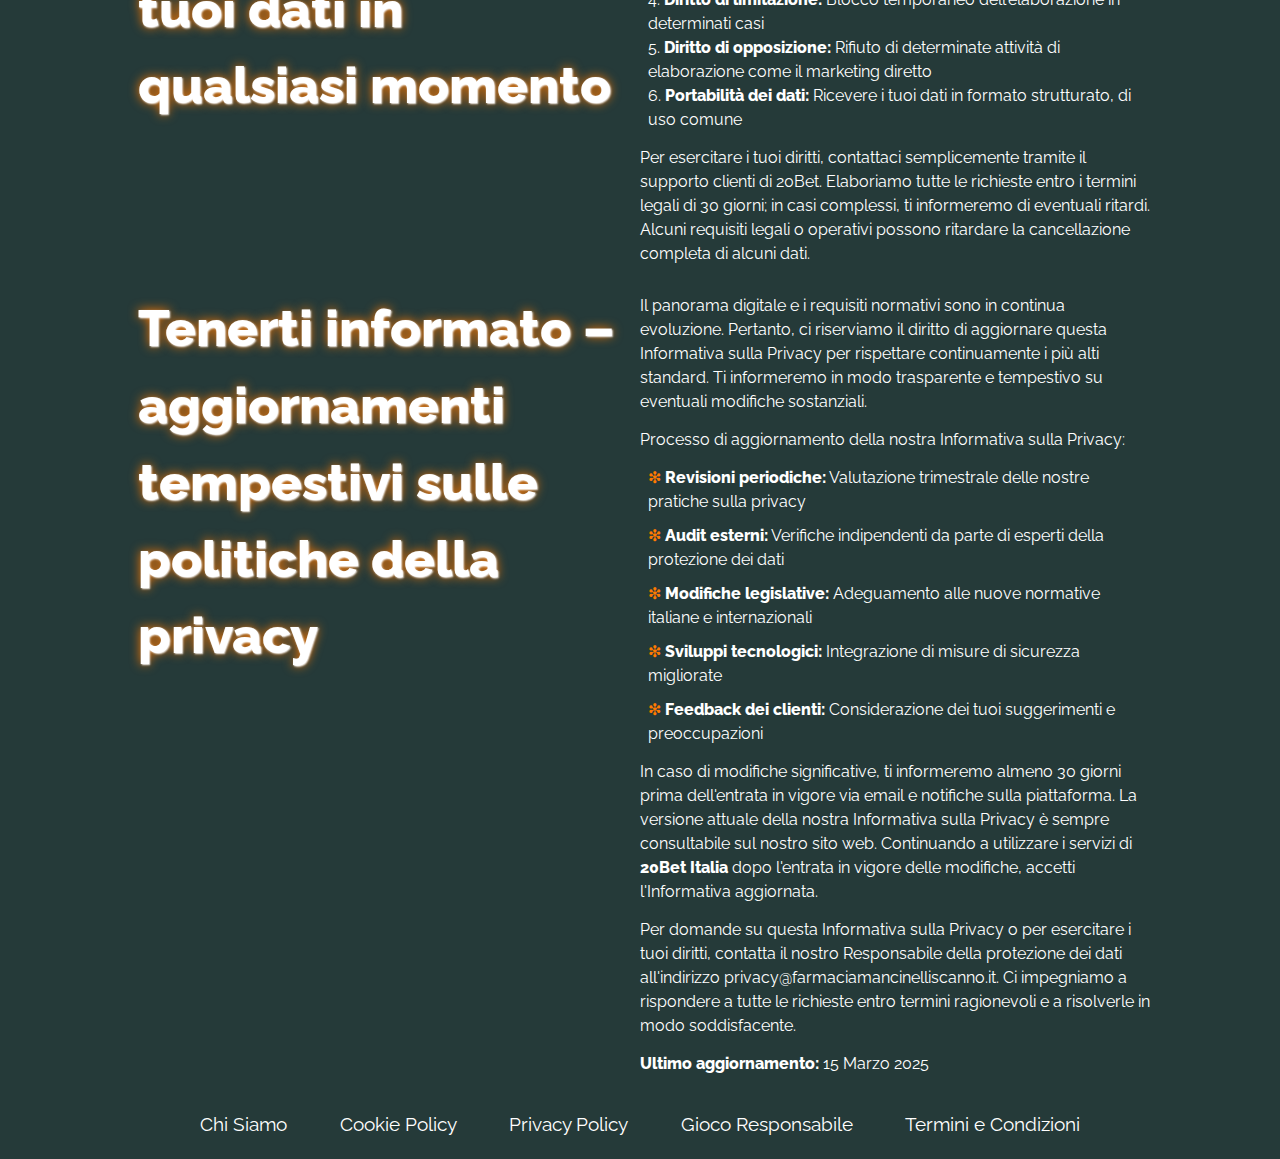
<file: privacy-policy/index.html>
<!DOCTYPE html>
<html lang="it">

<head>
    <meta charset="UTF-8">
    <meta name="viewport" content="width=device-width, initial-scale=1.0">
    <link rel="stylesheet" href="/style.css">
    <link rel="shortcut icon" href="/favicon.ico">

    <title>20Bet Italia – Informativa sulla Privacy e Trasparenza</title>
    <meta name="description"
        content="20Bet Italia garantisce un trattamento dei dati trasparente. Scopri come raccogliamo, proteggiamo e utilizziamo i tuoi dati in sicurezza per un'esperienza personalizzata.">

    <link rel="canonical" href="https://farmaciamancinelliscanno.it/privacy-policy/">

    <link rel="apple-touch-icon" sizes="180x180" href="/favicon.ico">
    <meta name="apple-mobile-web-app-title" content="20Bet">

    <meta name="twitter:card" content="summary">
    <meta name="twitter:title" content="20Bet Italia – Informativa sulla Privacy e Trasparenza">
    <meta name="twitter:description"
        content="20Bet Italia garantisce un trattamento dei dati trasparente. Scopri come raccogliamo, proteggiamo e utilizziamo i tuoi dati in sicurezza.">

    <meta property="og:title" content="20Bet Italia – Informativa sulla Privacy e Trasparenza">
    <meta property="og:type" content="website">
    <meta property="og:url" content="https://farmaciamancinelliscanno.it/privacy-policy/">
    <meta property="og:locale" content="it_IT">
</head>

<body>
    <header>
        <div class="logo">
            <a href="/"><img src="/img/logo.webp" alt="Logo ufficiale 20Bet Italia" width="160" height="80"></a>
        </div>
        <div class="header-btn">
            <a href="/play/" rel="nofollow" content="noindex" class="white-btn">Accedi</a>
            <a href="/play/" rel="nofollow" content="noindex" class="green-btn">Registrati</a>
        </div>
    </header>

    <main>
        <div class="wraper">
            <div class="promo">
                <h1>Informativa sulla Privacy di 20Bet – I tuoi dati, protetti con chiarezza</h1>

                <p class="txt">
                    In 20Bet Italia prendiamo molto seriamente la protezione dei tuoi dati personali. Questa Informativa
                    sulla Privacy spiega in modo trasparente come raccogliamo, utilizziamo, conserviamo e proteggiamo le
                    tue informazioni. Ci impegnamo a rispettare il Regolamento Generale sulla Protezione dei Dati (GDPR)
                    e le leggi italiane sulla privacy, per garantirti un'esperienza di gioco e scommesse sicura sulla
                    piattaforma <strong>20Bet</strong>.
                </p>
            </div>

            <div class="flex">
                <div class="flex-content">
                    <h2>Quali dati raccogliamo e come migliorano la tua esperienza</h2>
                </div>
                <div class="flex-content">
                    <p class="txt">
                        Per offrirti la migliore esperienza possibile su 20Bet Italia, raccogliamo determinate
                        informazioni essenziali per il funzionamento dei nostri servizi. Questa raccolta dati avviene
                        sempre nel rispetto delle normative e con la massima trasparenza.
                    </p>

                    <p class="txt">Raccogliamo le seguenti categorie di dati:</p>

                    <ul>
                        <li><strong>Dati di identificazione personale:</strong> Nome, indirizzo, data di nascita, email
                            e numero di telefono per la creazione e verifica dell'account <strong>20Bet</strong></li>
                        <li><strong>Informazioni finanziarie:</strong> Dettagli dei metodi di pagamento, cronologia
                            transazioni e informazioni del conto per depositi e prelievi in euro (€)</li>
                        <li><strong>Dati di gioco e scommesse:</strong> Preferenze di gioco, attività di puntata,
                            statistiche di vincita/perdita per personalizzare la tua esperienza su <strong>20bet
                                casino</strong> e scommesse</li>
                        <li><strong>Dati tecnici:</strong> Indirizzo IP, tipo di browser, informazioni del dispositivo
                            per sicurezza e ottimizzazione del sistema</li>
                        <li><strong>Dati di comunicazione:</strong> Cronologie chat, corrispondenza email e richieste di
                            supporto per un servizio clienti di qualità</li>
                    </ul>

                    <p class="txt">
                        Questi dati ci permettono di offrirti un'esperienza di intrattenimento su misura, prevenire
                        frodi e migliorare continuamente i nostri servizi, inclusi l'<strong>app 20Bet</strong> e il
                        sito web. La raccolta avviene direttamente da te, attraverso l'uso della nostra piattaforma o da
                        terze parti nel rispetto degli obblighi di legge.
                    </p>
                </div>
            </div>

            <div class="flex">
                <div class="flex-content">
                    <h2>Il ruolo essenziale dei cookie nella personalizzazione di 20Bet</h2>
                </div>

                <div class="flex-content">
                    <p class="txt">
                        I cookie e tecnologie simili svolgono un ruolo importante per la funzionalità e
                        personalizzazione della piattaforma <strong>20Bet Italia</strong>. Questi piccoli file di testo
                        ci aiutano a comprendere le tue preferenze e ottimizzare la tua esperienza, dal <strong>20bet
                            login</strong> alle scommesse live.
                    </p>

                    <p class="txt">Utilizziamo diversi tipi di cookie:</p>

                    <ul>
                        <li><strong>Cookie necessari:</strong> Abilitano funzioni di base come l'accesso (<strong>bet20
                                login</strong>) e la sicurezza delle transazioni</li>
                        <li><strong>Cookie funzionali:</strong> Memorizzano le tue preferenze di gioco e impostazioni
                            per un'esperienza più comoda</li>
                        <li><strong>Cookie analitici:</strong> Ci aiutano a capire come utilizzi la nostra piattaforma
                            per apportare miglioramenti</li>
                        <li><strong>Cookie di marketing:</strong> Ti mostrano offerte e promozioni pertinenti, come i
                            nuovi <strong>20bet bonus</strong>, in base ai tuoi interessi</li>
                    </ul>

                    <p class="txt">
                        Hai il controllo completo sulle impostazioni dei cookie nel tuo browser. Tieni presente che
                        disabilitare alcuni cookie potrebbe limitare la funzionalità di <strong>20Bet</strong>. La
                        nostra Cookie Policy fornisce informazioni dettagliate sui singoli tipi di cookie e la loro
                        durata.
                    </p>
                </div>
            </div>

            <div class="flex">
                <div class="flex-content">
                    <h2>Come utilizziamo i tuoi dati in modo responsabile per migliorare i nostri servizi</h2>
                </div>

                <div class="flex-content">
                    <p class="txt">
                        L'uso responsabile dei tuoi dati è al centro delle nostre operazioni in 20Bet Italia. Elaboriamo
                        le tue informazioni esclusivamente per scopi chiaramente definiti e nel quadro legale stabilito.
                    </p>

                    <p class="txt">Principali scopi di utilizzo dei tuoi dati:</p>

                    <ol>
                        <li><strong>Gestione dell'account:</strong> Esecuzione di processi di verifica e operazioni
                            sull'account <strong>20Bet</strong></li>
                        <li><strong>Elaborazione delle transazioni:</strong> Trasferimento sicuro di depositi e prelievi
                            in euro (€) tramite fornitori di pagamento verificati</li>
                        <li><strong>Esperienza personalizzata:</strong> Adattamento delle offerte di gioco e promozioni,
                            come il <strong>codice promocional 20bet</strong>, alle tue preferenze</li>
                        <li><strong>Misure di sicurezza:</strong> Rilevamento e prevenzione di frodi, riciclaggio di
                            denaro e abuso</li>
                        <li><strong>Servizio clienti:</strong> Fornitura di supporto e rapida risoluzione dei problemi
                            per l'<strong>app 20Bet</strong> e il sito web</li>
                        <li><strong>Conformità legale:</strong> Adempimento dei requisiti normativi italiani ed europei
                        </li>
                    </ol>

                    <p class="txt">
                        Adottiamo il principio di minimizzazione dei dati e raccogliamo solo le informazioni necessarie
                        per questi scopi specifici. Tutte le attività di elaborazione sono soggette a rigorosi controlli
                        interni e audit periodici sulla privacy per garantire la conformità ai nostri elevati standard.
                    </p>
                </div>
            </div>

            <div class="flex">
                <div class="flex-content">
                    <h2>Protocolli rigorosi per la condivisione dei dati con partner fidati</h2>
                </div>

                <div class="flex-content">
                    <p class="txt">
                        20Bet condivide i tuoi dati personali solo in condizioni strettamente controllate e in
                        conformità con le leggi sulla protezione dei dati applicabili. Collaboriamo esclusivamente con
                        partner fidati che rispettano standard di privacy altrettanto elevati.
                    </p>

                    <p class="txt">La condivisione dei dati avviene con le seguenti categorie di destinatari:</p>

                    <ul>
                        <li><strong>Fornitori di servizi di pagamento:</strong> Banche, provider di e-wallet e
                            processori di pagamento per l'elaborazione delle transazioni</li>
                        <li><strong>Partner tecnologici:</strong> Provider di servizi cloud e di infrastruttura IT per
                            il funzionamento della piattaforma</li>
                        <li><strong>Agenzie di marketing:</strong> Per comunicazioni personalizzate con il tuo esplicito
                            consenso</li>
                        <li><strong>Autorità di regolamentazione:</strong> In caso di obbligo legale o per combattere
                            frodi</li>
                        <li><strong>Consulenti legali:</strong> Per richieste legali nel quadro delle leggi vigenti</li>
                    </ul>

                    <p class="txt">
                        Prima di qualsiasi condivisione di dati, stipuliamo accordi contrattuali che garantiscono la
                        protezione dei dati. Per i trasferimenti internazionali, ci assicuriamo che siano presenti
                        meccanismi di protezione adeguati come le clausole contrattuali standard. Non cediamo mai i tuoi
                        dati a fini di marketing a terze parti senza il tuo esplicito consenso.
                    </p>
                </div>
            </div>

            <div class="flex">
                <div class="flex-content">
                    <h2>I tuoi diritti: accesso, rettifica o cancellazione dei tuoi dati in qualsiasi momento</h2>
                </div>

                <div class="flex-content">
                    <p class="txt">
                        Come utente di 20Bet Italia, hai diritti completi riguardo ai tuoi dati personali. Rispettiamo
                        il tuo controllo sulle tue informazioni e offriamo processi semplici per esercitare i tuoi
                        diritti.
                    </p>

                    <p class="txt">I tuoi diritti sulla privacy in sintesi:</p>

                    <ol>
                        <li><strong>Diritto di accesso:</strong> Visione gratuita di tutti i dati che ti riguardano
                            memorizzati</li>
                        <li><strong>Diritto di rettifica:</strong> Correzione di dati personali inesatti o incompleti
                        </li>
                        <li><strong>Diritto alla cancellazione:</strong> Rimozione dei tuoi dati in assenza di base
                            giuridica per la conservazione ("diritto all'oblio")</li>
                        <li><strong>Diritto di limitazione:</strong> Blocco temporaneo dell'elaborazione in determinati
                            casi</li>
                        <li><strong>Diritto di opposizione:</strong> Rifiuto di determinate attività di elaborazione
                            come il marketing diretto</li>
                        <li><strong>Portabilità dei dati:</strong> Ricevere i tuoi dati in formato strutturato, di uso
                            comune</li>
                    </ol>

                    <p class="txt">
                        Per esercitare i tuoi diritti, contattaci semplicemente tramite il supporto clienti di 20Bet.
                        Elaboriamo tutte le richieste entro i termini legali di 30 giorni; in casi complessi, ti
                        informeremo di eventuali ritardi. Alcuni requisiti legali o operativi possono ritardare la
                        cancellazione completa di alcuni dati.
                    </p>
                </div>
            </div>

            <div class="flex">
                <div class="flex-content">
                    <h2>Tenerti informato – aggiornamenti tempestivi sulle politiche della privacy</h2>
                </div>

                <div class="flex-content">
                    <p class="txt">
                        Il panorama digitale e i requisiti normativi sono in continua evoluzione. Pertanto, ci
                        riserviamo il diritto di aggiornare questa Informativa sulla Privacy per rispettare
                        continuamente i più alti standard. Ti informeremo in modo trasparente e tempestivo su eventuali
                        modifiche sostanziali.
                    </p>

                    <p class="txt">Processo di aggiornamento della nostra Informativa sulla Privacy:</p>

                    <ul>
                        <li><strong>Revisioni periodiche:</strong> Valutazione trimestrale delle nostre pratiche sulla
                            privacy</li>
                        <li><strong>Audit esterni:</strong> Verifiche indipendenti da parte di esperti della protezione
                            dei dati</li>
                        <li><strong>Modifiche legislative:</strong> Adeguamento alle nuove normative italiane e
                            internazionali</li>
                        <li><strong>Sviluppi tecnologici:</strong> Integrazione di misure di sicurezza migliorate</li>
                        <li><strong>Feedback dei clienti:</strong> Considerazione dei tuoi suggerimenti e preoccupazioni
                        </li>
                    </ul>

                    <p class="txt">
                        In caso di modifiche significative, ti informeremo almeno 30 giorni prima dell'entrata in vigore
                        via email e notifiche sulla piattaforma. La versione attuale della nostra Informativa sulla
                        Privacy è sempre consultabile sul nostro sito web. Continuando a utilizzare i servizi di
                        <strong>20Bet Italia</strong> dopo l'entrata in vigore delle modifiche, accetti l'Informativa
                        aggiornata.
                    </p>

                    <p class="txt">
                        Per domande su questa Informativa sulla Privacy o per esercitare i tuoi diritti, contatta il
                        nostro Responsabile della protezione dei dati all'indirizzo <a
                            href="mailto:privacy@farmaciamancinelliscanno.it">privacy@farmaciamancinelliscanno.it</a>.
                        Ci impegniamo a rispondere a tutte le richieste entro termini ragionevoli e a risolverle in modo
                        soddisfacente.
                    </p>

                    <p class="txt">
                        <strong>Ultimo aggiornamento:</strong> 15 Marzo 2025
                    </p>
                </div>
            </div>
        </div>
    </main>

    <footer>
        <div class="flex">
            <a href="/about-us/">Chi Siamo</a>
            <a href="/cookie-policy/">Cookie Policy</a>
            <a href="/privacy-policy/">Privacy Policy</a>
            <a href="/responsible-gambling/">Gioco Responsabile</a>
            <a href="/terms-and-conditions/">Termini e Condizioni</a>
        </div>
    </footer>

</body>

</html>
</file>
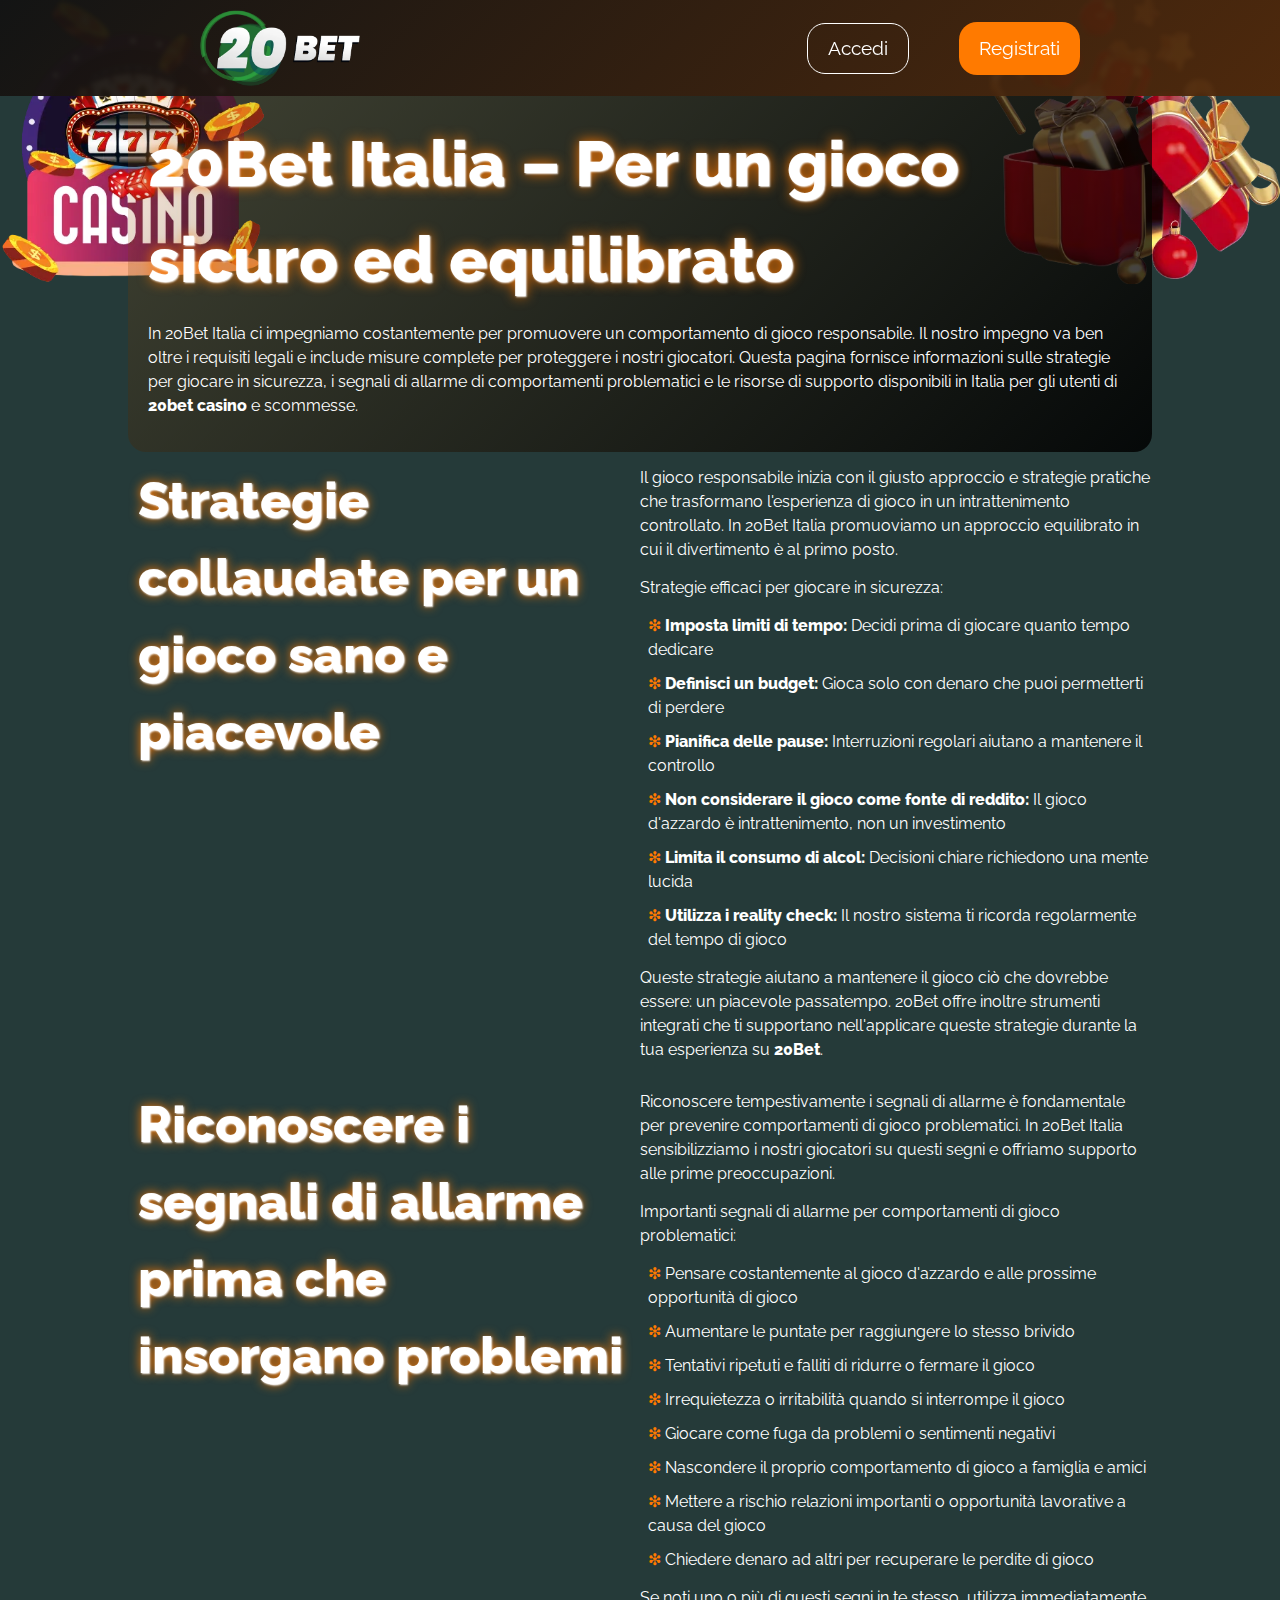
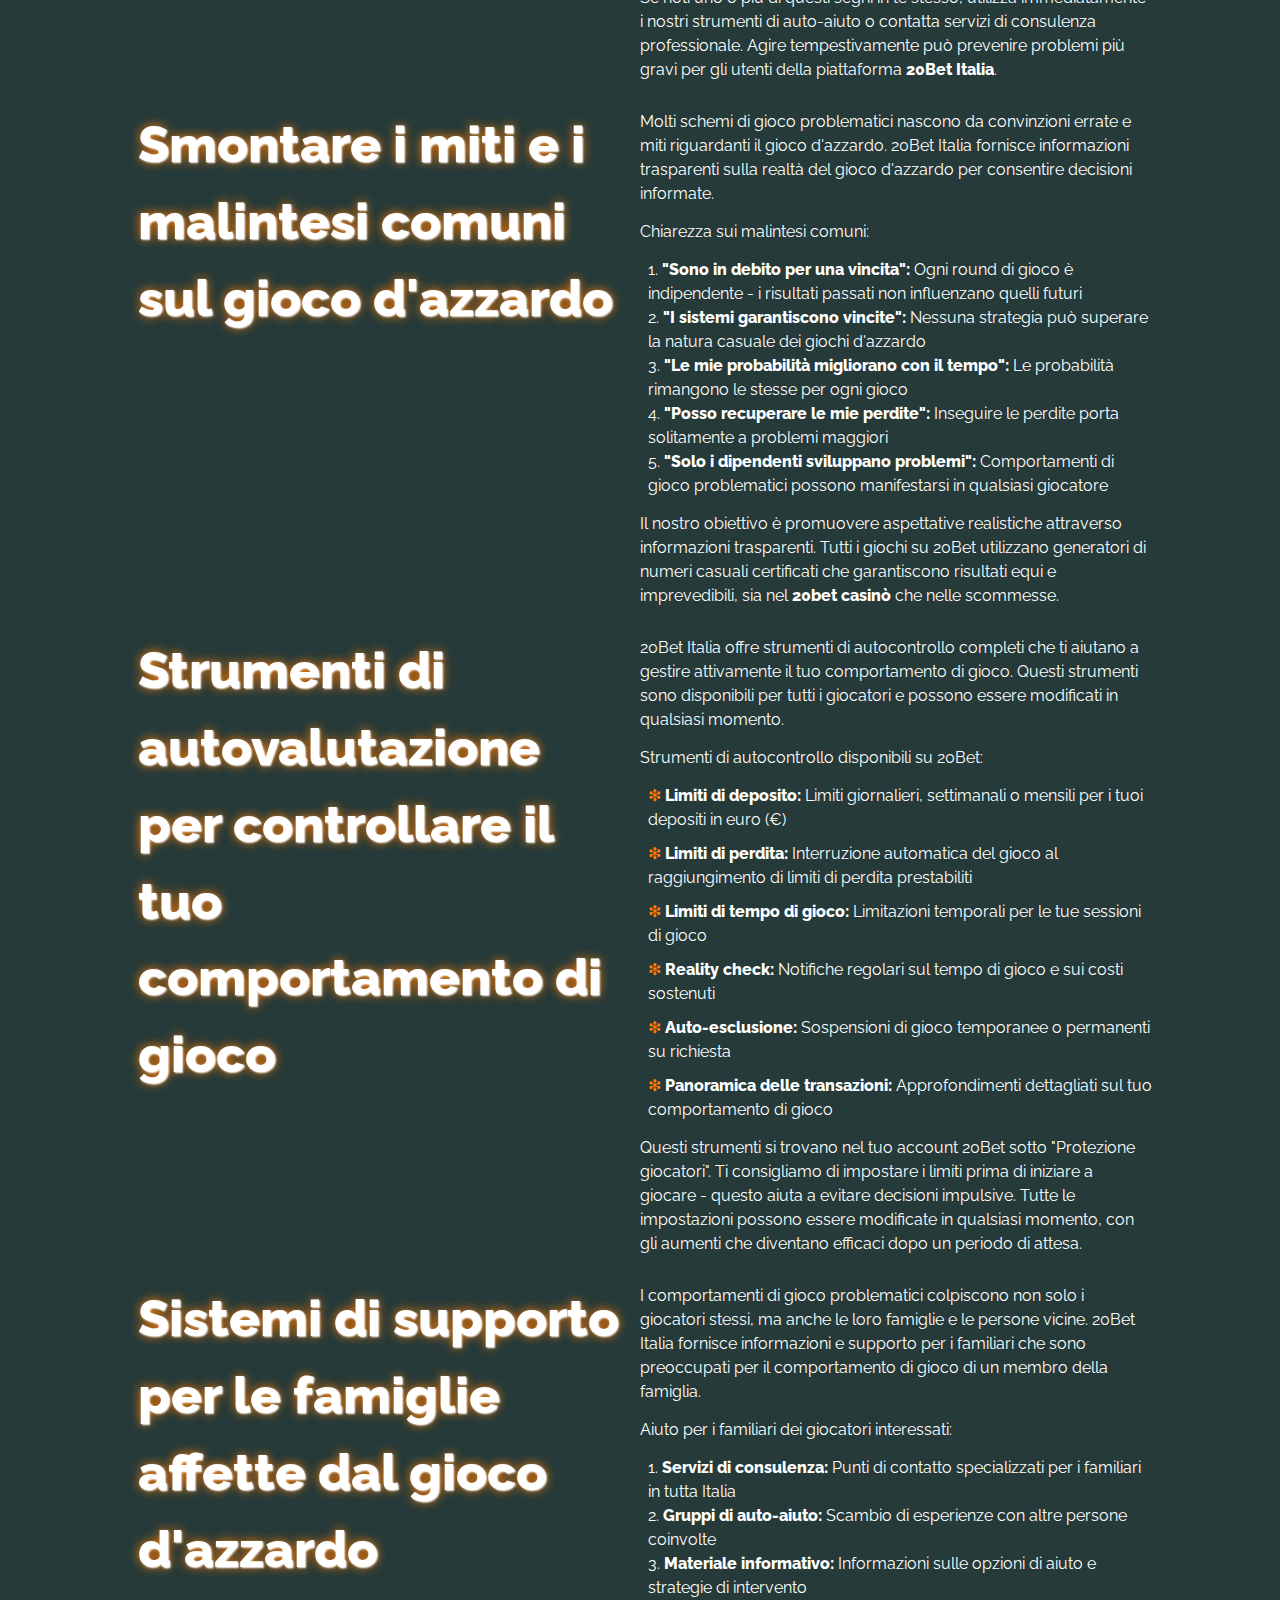
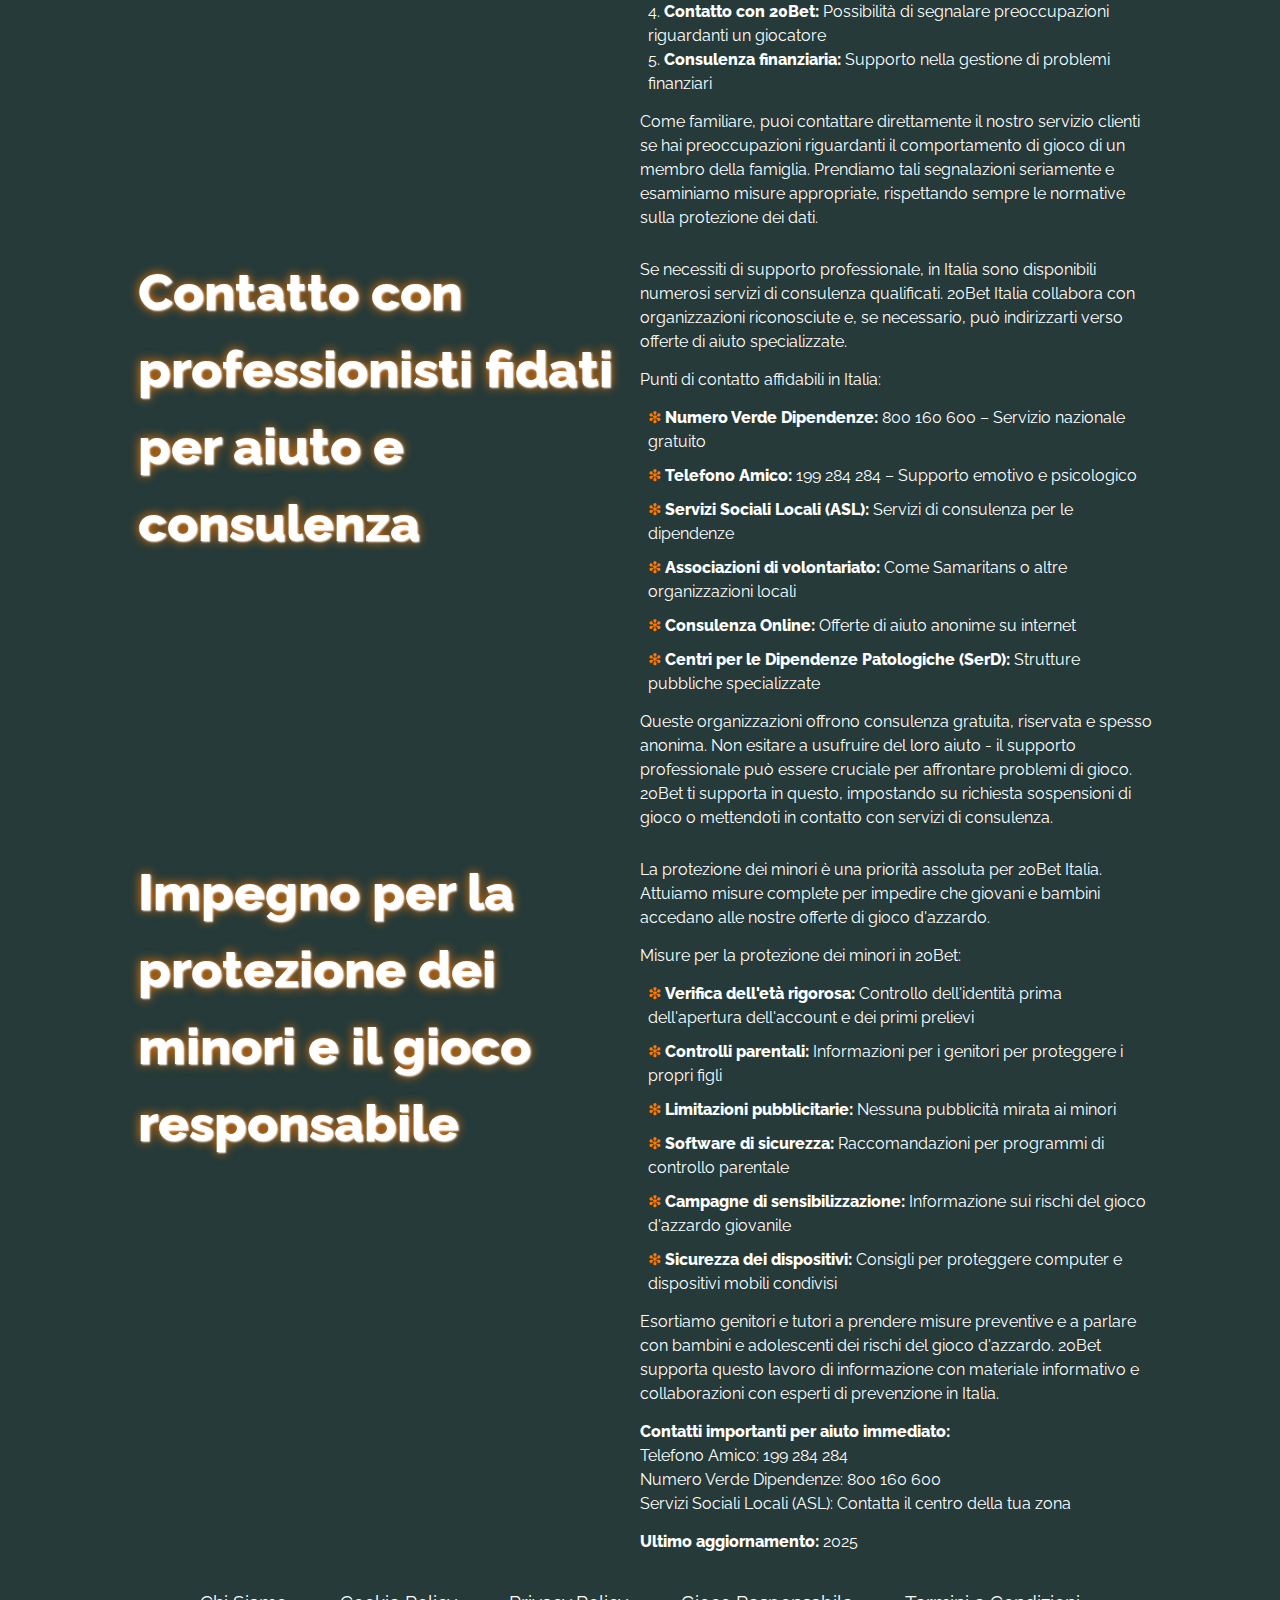
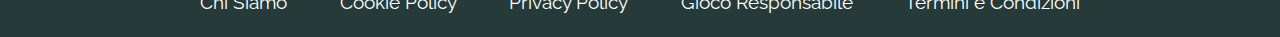
<file: responsible-gambling/index.html>
<!DOCTYPE html>
<html lang="it">

<head>
    <meta charset="UTF-8">
    <meta name="viewport" content="width=device-width, initial-scale=1.0">
    <link rel="stylesheet" href="/style.css">
    <link rel="shortcut icon" href="/favicon.ico">

    <title>20Bet Italia – Padroneggiare il Gioco Responsabile</title>
    <meta name="description"
        content="20Bet Italia ti aiuta a giocare in modo responsabile mantenendo il controllo. Scopri come riconoscere comportamenti a rischio, utilizzare strumenti di autocontrollo efficaci e trovare aiuto professionale per un gioco sicuro.">

    <link rel="canonical" href="https://farmaciamancinelliscanno.it/responsible-gambling/">

    <link rel="apple-touch-icon" sizes="180x180" href="/favicon.ico">
    <meta name="apple-mobile-web-app-title" content="20Bet">

    <meta name="twitter:card" content="summary">
    <meta name="twitter:title" content="20Bet Italia – Padroneggiare il Gioco Responsabile">
    <meta name="twitter:description"
        content="20Bet Italia ti aiuta a giocare in modo responsabile mantenendo il controllo.">

    <meta property="og:title" content="20Bet Italia – Padroneggiare il Gioco Responsabile">
    <meta property="og:type" content="website">
    <meta property="og:url" content="https://farmaciamancinelliscanno.it/responsible-gambling/">
    <meta property="og:locale" content="it_IT">
</head>

<body>
    <header>
        <div class="logo">
            <a href="/"><img src="/img/logo.webp" alt="Logo ufficiale 20Bet Italia" width="160" height="80"></a>
        </div>
        <div class="header-btn">
            <a href="/play/" rel="nofollow" content="noindex" class="white-btn">Accedi</a>
            <a href="/play/" rel="nofollow" content="noindex" class="green-btn">Registrati</a>
        </div>
    </header>

    <main>
        <div class="wraper">
            <div class="promo">
                <h1>20Bet Italia – Per un gioco sicuro ed equilibrato</h1>

                <p class="txt">
                    In 20Bet Italia ci impegniamo costantemente per promuovere un comportamento di gioco responsabile.
                    Il nostro impegno va ben oltre i requisiti legali e include misure complete per proteggere i nostri
                    giocatori. Questa pagina fornisce informazioni sulle strategie per giocare in sicurezza, i segnali
                    di allarme di comportamenti problematici e le risorse di supporto disponibili in Italia per gli
                    utenti di <strong>20bet casino</strong> e scommesse.
                </p>
            </div>

            <div class="flex">
                <div class="flex-content">
                    <h2>Strategie collaudate per un gioco sano e piacevole</h2>
                </div>
                <div class="flex-content">
                    <p class="txt">
                        Il gioco responsabile inizia con il giusto approccio e strategie pratiche che trasformano
                        l'esperienza di gioco in un intrattenimento controllato. In 20Bet Italia promuoviamo un
                        approccio equilibrato in cui il divertimento è al primo posto.
                    </p>

                    <p class="txt">Strategie efficaci per giocare in sicurezza:</p>

                    <ul>
                        <li><strong>Imposta limiti di tempo:</strong> Decidi prima di giocare quanto tempo dedicare</li>
                        <li><strong>Definisci un budget:</strong> Gioca solo con denaro che puoi permetterti di perdere
                        </li>
                        <li><strong>Pianifica delle pause:</strong> Interruzioni regolari aiutano a mantenere il
                            controllo</li>
                        <li><strong>Non considerare il gioco come fonte di reddito:</strong> Il gioco d'azzardo è
                            intrattenimento, non un investimento</li>
                        <li><strong>Limita il consumo di alcol:</strong> Decisioni chiare richiedono una mente lucida
                        </li>
                        <li><strong>Utilizza i reality check:</strong> Il nostro sistema ti ricorda regolarmente del
                            tempo di gioco</li>
                    </ul>

                    <p class="txt">
                        Queste strategie aiutano a mantenere il gioco ciò che dovrebbe essere: un piacevole passatempo.
                        20Bet offre inoltre strumenti integrati che ti supportano nell'applicare queste strategie
                        durante la tua esperienza su <strong>20Bet</strong>.
                    </p>
                </div>
            </div>

            <div class="flex">
                <div class="flex-content">
                    <h2>Riconoscere i segnali di allarme prima che insorgano problemi</h2>
                </div>

                <div class="flex-content">
                    <p class="txt">
                        Riconoscere tempestivamente i segnali di allarme è fondamentale per prevenire comportamenti di
                        gioco problematici. In 20Bet Italia sensibilizziamo i nostri giocatori su questi segni e
                        offriamo supporto alle prime preoccupazioni.
                    </p>

                    <p class="txt">Importanti segnali di allarme per comportamenti di gioco problematici:</p>

                    <ul>
                        <li>Pensare costantemente al gioco d'azzardo e alle prossime opportunità di gioco</li>
                        <li>Aumentare le puntate per raggiungere lo stesso brivido</li>
                        <li>Tentativi ripetuti e falliti di ridurre o fermare il gioco</li>
                        <li>Irrequietezza o irritabilità quando si interrompe il gioco</li>
                        <li>Giocare come fuga da problemi o sentimenti negativi</li>
                        <li>Nascondere il proprio comportamento di gioco a famiglia e amici</li>
                        <li>Mettere a rischio relazioni importanti o opportunità lavorative a causa del gioco</li>
                        <li>Chiedere denaro ad altri per recuperare le perdite di gioco</li>
                    </ul>

                    <p class="txt">
                        Se noti uno o più di questi segni in te stesso, utilizza immediatamente i nostri strumenti di
                        auto-aiuto o contatta servizi di consulenza professionale. Agire tempestivamente può prevenire
                        problemi più gravi per gli utenti della piattaforma <strong>20Bet Italia</strong>.
                    </p>
                </div>
            </div>

            <div class="flex">
                <div class="flex-content">
                    <h2>Smontare i miti e i malintesi comuni sul gioco d'azzardo</h2>
                </div>

                <div class="flex-content">
                    <p class="txt">
                        Molti schemi di gioco problematici nascono da convinzioni errate e miti riguardanti il gioco
                        d'azzardo. 20Bet Italia fornisce informazioni trasparenti sulla realtà del gioco d'azzardo per
                        consentire decisioni informate.
                    </p>

                    <p class="txt">Chiarezza sui malintesi comuni:</p>

                    <ol>
                        <li><strong>"Sono in debito per una vincita":</strong> Ogni round di gioco è indipendente - i
                            risultati passati non influenzano quelli futuri</li>
                        <li><strong>"I sistemi garantiscono vincite":</strong> Nessuna strategia può superare la natura
                            casuale dei giochi d'azzardo</li>
                        <li><strong>"Le mie probabilità migliorano con il tempo":</strong> Le probabilità rimangono le
                            stesse per ogni gioco</li>
                        <li><strong>"Posso recuperare le mie perdite":</strong> Inseguire le perdite porta solitamente a
                            problemi maggiori</li>
                        <li><strong>"Solo i dipendenti sviluppano problemi":</strong> Comportamenti di gioco
                            problematici possono manifestarsi in qualsiasi giocatore</li>
                    </ol>

                    <p class="txt">
                        Il nostro obiettivo è promuovere aspettative realistiche attraverso informazioni trasparenti.
                        Tutti i giochi su 20Bet utilizzano generatori di numeri casuali certificati che garantiscono
                        risultati equi e imprevedibili, sia nel <strong>20bet casinò</strong> che nelle scommesse.
                    </p>
                </div>
            </div>

            <div class="flex">
                <div class="flex-content">
                    <h2>Strumenti di autovalutazione per controllare il tuo comportamento di gioco</h2>
                </div>

                <div class="flex-content">
                    <p class="txt">
                        20Bet Italia offre strumenti di autocontrollo completi che ti aiutano a gestire attivamente il
                        tuo comportamento di gioco. Questi strumenti sono disponibili per tutti i giocatori e possono
                        essere modificati in qualsiasi momento.
                    </p>

                    <p class="txt">Strumenti di autocontrollo disponibili su 20Bet:</p>

                    <ul>
                        <li><strong>Limiti di deposito:</strong> Limiti giornalieri, settimanali o mensili per i tuoi
                            depositi in euro (€)</li>
                        <li><strong>Limiti di perdita:</strong> Interruzione automatica del gioco al raggiungimento di
                            limiti di perdita prestabiliti</li>
                        <li><strong>Limiti di tempo di gioco:</strong> Limitazioni temporali per le tue sessioni di
                            gioco</li>
                        <li><strong>Reality check:</strong> Notifiche regolari sul tempo di gioco e sui costi sostenuti
                        </li>
                        <li><strong>Auto-esclusione:</strong> Sospensioni di gioco temporanee o permanenti su richiesta
                        </li>
                        <li><strong>Panoramica delle transazioni:</strong> Approfondimenti dettagliati sul tuo
                            comportamento di gioco</li>
                    </ul>

                    <p class="txt">
                        Questi strumenti si trovano nel tuo account 20Bet sotto "Protezione giocatori". Ti consigliamo
                        di impostare i limiti prima di iniziare a giocare - questo aiuta a evitare decisioni impulsive.
                        Tutte le impostazioni possono essere modificate in qualsiasi momento, con gli aumenti che
                        diventano efficaci dopo un periodo di attesa.
                    </p>
                </div>
            </div>

            <div class="flex">
                <div class="flex-content">
                    <h2>Sistemi di supporto per le famiglie affette dal gioco d'azzardo</h2>
                </div>

                <div class="flex-content">
                    <p class="txt">
                        I comportamenti di gioco problematici colpiscono non solo i giocatori stessi, ma anche le loro
                        famiglie e le persone vicine. 20Bet Italia fornisce informazioni e supporto per i familiari che
                        sono preoccupati per il comportamento di gioco di un membro della famiglia.
                    </p>

                    <p class="txt">Aiuto per i familiari dei giocatori interessati:</p>

                    <ol>
                        <li><strong>Servizi di consulenza:</strong> Punti di contatto specializzati per i familiari in
                            tutta Italia</li>
                        <li><strong>Gruppi di auto-aiuto:</strong> Scambio di esperienze con altre persone coinvolte
                        </li>
                        <li><strong>Materiale informativo:</strong> Informazioni sulle opzioni di aiuto e strategie di
                            intervento</li>
                        <li><strong>Contatto con 20Bet:</strong> Possibilità di segnalare preoccupazioni riguardanti un
                            giocatore</li>
                        <li><strong>Consulenza finanziaria:</strong> Supporto nella gestione di problemi finanziari</li>
                    </ol>

                    <p class="txt">
                        Come familiare, puoi contattare direttamente il nostro servizio clienti se hai preoccupazioni
                        riguardanti il comportamento di gioco di un membro della famiglia. Prendiamo tali segnalazioni
                        seriamente e esaminiamo misure appropriate, rispettando sempre le normative sulla protezione dei
                        dati.
                    </p>
                </div>
            </div>

            <div class="flex">
                <div class="flex-content">
                    <h2>Contatto con professionisti fidati per aiuto e consulenza</h2>
                </div>

                <div class="flex-content">
                    <p class="txt">
                        Se necessiti di supporto professionale, in Italia sono disponibili numerosi servizi di
                        consulenza qualificati. 20Bet Italia collabora con organizzazioni riconosciute e, se necessario,
                        può indirizzarti verso offerte di aiuto specializzate.
                    </p>

                    <p class="txt">Punti di contatto affidabili in Italia:</p>

                    <ul>
                        <li><strong>Numero Verde Dipendenze:</strong> 800 160 600 – Servizio nazionale gratuito</li>
                        <li><strong>Telefono Amico:</strong> 199 284 284 – Supporto emotivo e psicologico</li>
                        <li><strong>Servizi Sociali Locali (ASL):</strong> Servizi di consulenza per le dipendenze</li>
                        <li><strong>Associazioni di volontariato:</strong> Come Samaritans o altre organizzazioni locali
                        </li>
                        <li><strong>Consulenza Online:</strong> Offerte di aiuto anonime su internet</li>
                        <li><strong>Centri per le Dipendenze Patologiche (SerD):</strong> Strutture pubbliche
                            specializzate</li>
                    </ul>

                    <p class="txt">
                        Queste organizzazioni offrono consulenza gratuita, riservata e spesso anonima. Non esitare a
                        usufruire del loro aiuto - il supporto professionale può essere cruciale per affrontare problemi
                        di gioco. 20Bet ti supporta in questo, impostando su richiesta sospensioni di gioco o mettendoti
                        in contatto con servizi di consulenza.
                    </p>
                </div>
            </div>

            <div class="flex">
                <div class="flex-content">
                    <h2>Impegno per la protezione dei minori e il gioco responsabile</h2>
                </div>

                <div class="flex-content">
                    <p class="txt">
                        La protezione dei minori è una priorità assoluta per 20Bet Italia. Attuiamo misure complete per
                        impedire che giovani e bambini accedano alle nostre offerte di gioco d'azzardo.
                    </p>

                    <p class="txt">Misure per la protezione dei minori in 20Bet:</p>

                    <ul>
                        <li><strong>Verifica dell'età rigorosa:</strong> Controllo dell'identità prima dell'apertura
                            dell'account e dei primi prelievi</li>
                        <li><strong>Controlli parentali:</strong> Informazioni per i genitori per proteggere i propri
                            figli</li>
                        <li><strong>Limitazioni pubblicitarie:</strong> Nessuna pubblicità mirata ai minori</li>
                        <li><strong>Software di sicurezza:</strong> Raccomandazioni per programmi di controllo parentale
                        </li>
                        <li><strong>Campagne di sensibilizzazione:</strong> Informazione sui rischi del gioco d'azzardo
                            giovanile</li>
                        <li><strong>Sicurezza dei dispositivi:</strong> Consigli per proteggere computer e dispositivi
                            mobili condivisi</li>
                    </ul>

                    <p class="txt">
                        Esortiamo genitori e tutori a prendere misure preventive e a parlare con bambini e adolescenti
                        dei rischi del gioco d'azzardo. 20Bet supporta questo lavoro di informazione con materiale
                        informativo e collaborazioni con esperti di prevenzione in Italia.
                    </p>

                    <p class="txt">
                        <strong>Contatti importanti per aiuto immediato:</strong><br>
                        Telefono Amico: 199 284 284<br>
                        Numero Verde Dipendenze: 800 160 600<br>
                        Servizi Sociali Locali (ASL): Contatta il centro della tua zona
                    </p>

                    <p class="txt">
                        <strong>Ultimo aggiornamento:</strong> 2025
                    </p>
                </div>
            </div>
        </div>
    </main>

    <footer>
        <div class="flex">
            <a href="/about-us/">Chi Siamo</a>
            <a href="/cookie-policy/">Cookie Policy</a>
            <a href="/privacy-policy/">Privacy Policy</a>
            <a href="/responsible-gambling/">Gioco Responsabile</a>
            <a href="/terms-and-conditions/">Termini e Condizioni</a>
        </div>
    </footer>

</body>

</html>
</file>
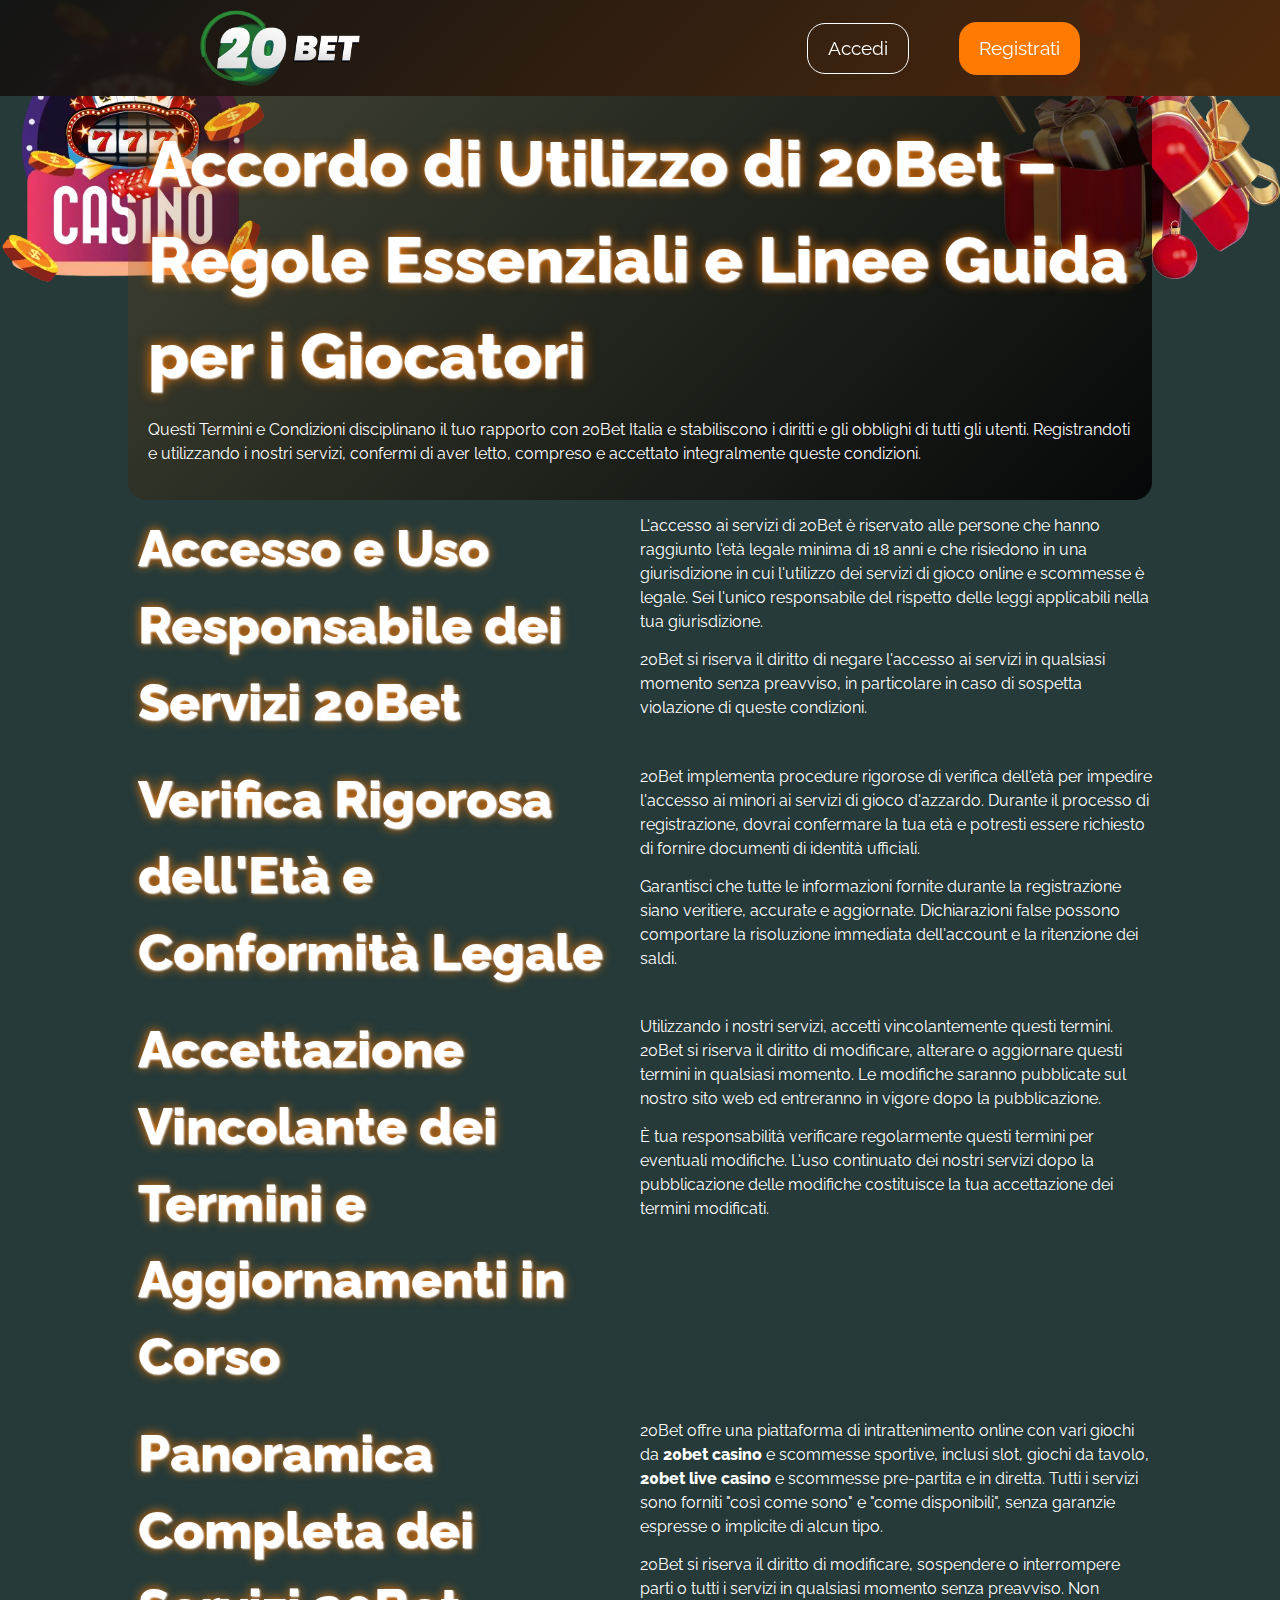
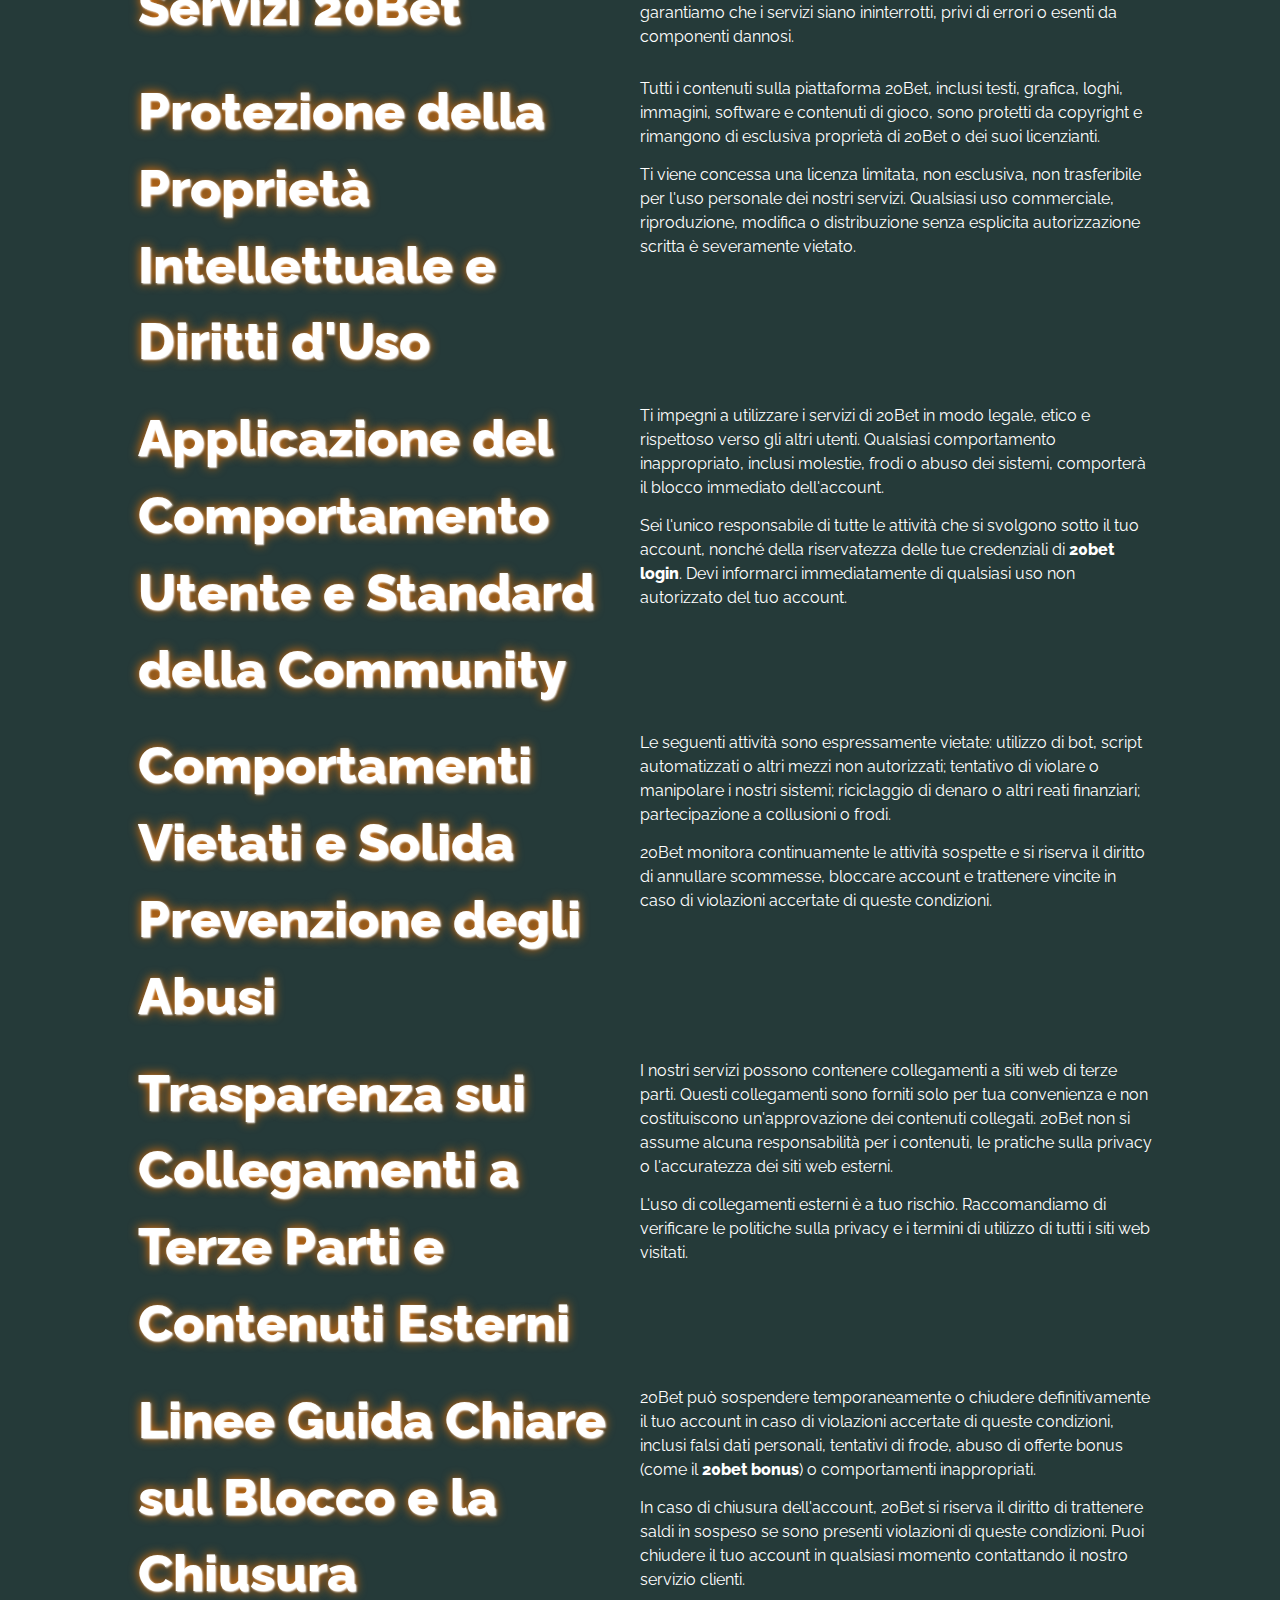
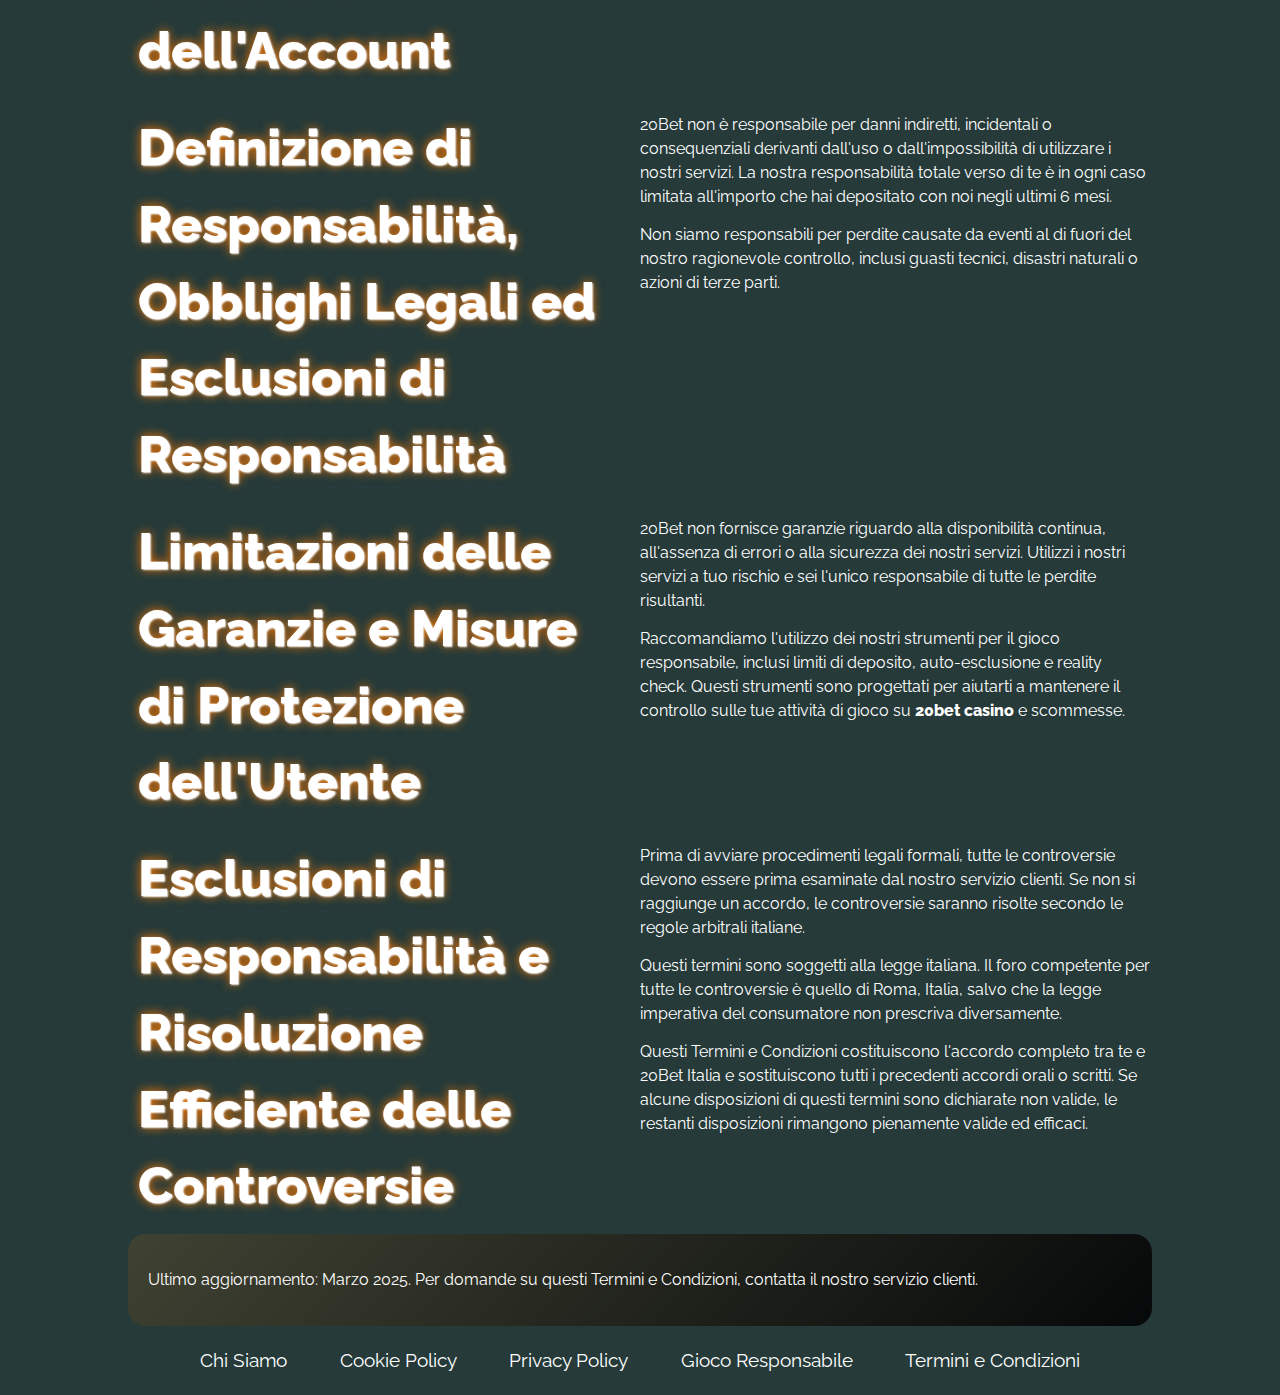
<file: terms-and-conditions/index.html>
<!DOCTYPE html>
<html lang="it">

<head>
    <meta charset="UTF-8">
    <meta name="viewport" content="width=device-width, initial-scale=1.0">
    <link rel="stylesheet" href="/style.css">
    <link rel="shortcut icon" href="/favicon.ico">

    <title>Accordo Utente e Obblighi del Giocatore su 20Bet</title>
    <meta name="description"
        content="Utilizzando 20Bet, accetti condizioni chiare, sviluppate per proteggere i tuoi diritti e garantire un'esperienza di gioco e scommesse sicura, trasparente ed equa.">

    <link rel="canonical" href="https://farmaciamancinelliscanno.it/terms-and-conditions/">

    <script type="application/ld+json">
    {
        "@context": "https://schema.org",
        "@type": "WebPage",
        "name": "Termini e Condizioni 20Bet Italia",
        "description": "Termini e condizioni generali e linee guida per i giocatori di 20Bet Italia",
        "url": "https://farmaciamancinelliscanno.it/terms-and-conditions/"
    }
    </script>
</head>

<body>
    <header>
        <div class="logo">
            <a href="/"><img src="/img/logo.webp" alt="Logo ufficiale 20Bet Italia" width="160" height="80"></a>
        </div>
        <div class="header-btn">
            <a href="/play/" rel="nofollow" content="noindex" class="white-btn">Accedi</a>
            <a href="/play/" rel="nofollow" content="noindex" class="green-btn">Registrati</a>
        </div>
    </header>

    <main>
        <div class="wraper">
            <div class="promo">
                <h1>Accordo di Utilizzo di 20Bet – Regole Essenziali e Linee Guida per i Giocatori</h1>

                <p class="txt">
                    Questi Termini e Condizioni disciplinano il tuo rapporto con 20Bet Italia e stabiliscono i diritti e
                    gli obblighi di tutti gli utenti. Registrandoti e utilizzando i nostri servizi, confermi di aver
                    letto, compreso e accettato integralmente queste condizioni.
                </p>
            </div>

            <div class="flex">
                <div class="flex-content">
                    <h2>Accesso e Uso Responsabile dei Servizi 20Bet</h2>
                </div>
                <div class="flex-content">
                    <p class="txt">
                        L'accesso ai servizi di 20Bet è riservato alle persone che hanno raggiunto l'età legale minima
                        di 18 anni e che risiedono in una giurisdizione in cui l'utilizzo dei servizi di gioco online e
                        scommesse è legale. Sei l'unico responsabile del rispetto delle leggi applicabili nella tua
                        giurisdizione.
                    </p>
                    <p class="txt">
                        20Bet si riserva il diritto di negare l'accesso ai servizi in qualsiasi momento senza preavviso,
                        in particolare in caso di sospetta violazione di queste condizioni.
                    </p>
                </div>
            </div>

            <div class="flex">
                <div class="flex-content">
                    <h2>Verifica Rigorosa dell'Età e Conformità Legale</h2>
                </div>
                <div class="flex-content">
                    <p class="txt">
                        20Bet implementa procedure rigorose di verifica dell'età per impedire l'accesso ai minori ai
                        servizi di gioco d'azzardo. Durante il processo di registrazione, dovrai confermare la tua età e
                        potresti essere richiesto di fornire documenti di identità ufficiali.
                    </p>
                    <p class="txt">
                        Garantisci che tutte le informazioni fornite durante la registrazione siano veritiere, accurate
                        e aggiornate. Dichiarazioni false possono comportare la risoluzione immediata dell'account e la
                        ritenzione dei saldi.
                    </p>
                </div>
            </div>

            <div class="flex">
                <div class="flex-content">
                    <h2>Accettazione Vincolante dei Termini e Aggiornamenti in Corso</h2>
                </div>
                <div class="flex-content">
                    <p class="txt">
                        Utilizzando i nostri servizi, accetti vincolantemente questi termini. 20Bet si riserva il
                        diritto di modificare, alterare o aggiornare questi termini in qualsiasi momento. Le modifiche
                        saranno pubblicate sul nostro sito web ed entreranno in vigore dopo la pubblicazione.
                    </p>
                    <p class="txt">
                        È tua responsabilità verificare regolarmente questi termini per eventuali modifiche. L'uso
                        continuato dei nostri servizi dopo la pubblicazione delle modifiche costituisce la tua
                        accettazione dei termini modificati.
                    </p>
                </div>
            </div>

            <div class="flex">
                <div class="flex-content">
                    <h2>Panoramica Completa dei Servizi 20Bet</h2>
                </div>
                <div class="flex-content">
                    <p class="txt">
                        20Bet offre una piattaforma di intrattenimento online con vari giochi da <strong>20bet
                            casino</strong> e scommesse sportive, inclusi slot, giochi da tavolo, <strong>20bet live
                            casino</strong> e scommesse pre-partita e in diretta. Tutti i servizi sono forniti "così
                        come sono" e "come disponibili", senza garanzie espresse o implicite di alcun tipo.
                    </p>
                    <p class="txt">
                        20Bet si riserva il diritto di modificare, sospendere o interrompere parti o tutti i servizi in
                        qualsiasi momento senza preavviso. Non garantiamo che i servizi siano ininterrotti, privi di
                        errori o esenti da componenti dannosi.
                    </p>
                </div>
            </div>

            <div class="flex">
                <div class="flex-content">
                    <h2>Protezione della Proprietà Intellettuale e Diritti d'Uso</h2>
                </div>
                <div class="flex-content">
                    <p class="txt">
                        Tutti i contenuti sulla piattaforma 20Bet, inclusi testi, grafica, loghi, immagini, software e
                        contenuti di gioco, sono protetti da copyright e rimangono di esclusiva proprietà di 20Bet o dei
                        suoi licenzianti.
                    </p>
                    <p class="txt">
                        Ti viene concessa una licenza limitata, non esclusiva, non trasferibile per l'uso personale dei
                        nostri servizi. Qualsiasi uso commerciale, riproduzione, modifica o distribuzione senza
                        esplicita autorizzazione scritta è severamente vietato.
                    </p>
                </div>
            </div>

            <div class="flex">
                <div class="flex-content">
                    <h2>Applicazione del Comportamento Utente e Standard della Community</h2>
                </div>
                <div class="flex-content">
                    <p class="txt">
                        Ti impegni a utilizzare i servizi di 20Bet in modo legale, etico e rispettoso verso gli altri
                        utenti. Qualsiasi comportamento inappropriato, inclusi molestie, frodi o abuso dei sistemi,
                        comporterà il blocco immediato dell'account.
                    </p>
                    <p class="txt">
                        Sei l'unico responsabile di tutte le attività che si svolgono sotto il tuo account, nonché della
                        riservatezza delle tue credenziali di <strong>20bet login</strong>. Devi informarci
                        immediatamente di qualsiasi uso non autorizzato del tuo account.
                    </p>
                </div>
            </div>

            <div class="flex">
                <div class="flex-content">
                    <h2>Comportamenti Vietati e Solida Prevenzione degli Abusi</h2>
                </div>
                <div class="flex-content">
                    <p class="txt">
                        Le seguenti attività sono espressamente vietate: utilizzo di bot, script automatizzati o altri
                        mezzi non autorizzati; tentativo di violare o manipolare i nostri sistemi; riciclaggio di denaro
                        o altri reati finanziari; partecipazione a collusioni o frodi.
                    </p>
                    <p class="txt">
                        20Bet monitora continuamente le attività sospette e si riserva il diritto di annullare
                        scommesse, bloccare account e trattenere vincite in caso di violazioni accertate di queste
                        condizioni.
                    </p>
                </div>
            </div>

            <div class="flex">
                <div class="flex-content">
                    <h2>Trasparenza sui Collegamenti a Terze Parti e Contenuti Esterni</h2>
                </div>
                <div class="flex-content">
                    <p class="txt">
                        I nostri servizi possono contenere collegamenti a siti web di terze parti. Questi collegamenti
                        sono forniti solo per tua convenienza e non costituiscono un'approvazione dei contenuti
                        collegati. 20Bet non si assume alcuna responsabilità per i contenuti, le pratiche sulla privacy
                        o l'accuratezza dei siti web esterni.
                    </p>
                    <p class="txt">
                        L'uso di collegamenti esterni è a tuo rischio. Raccomandiamo di verificare le politiche sulla
                        privacy e i termini di utilizzo di tutti i siti web visitati.
                    </p>
                </div>
            </div>

            <div class="flex">
                <div class="flex-content">
                    <h2>Linee Guida Chiare sul Blocco e la Chiusura dell'Account</h2>
                </div>
                <div class="flex-content">
                    <p class="txt">
                        20Bet può sospendere temporaneamente o chiudere definitivamente il tuo account in caso di
                        violazioni accertate di queste condizioni, inclusi falsi dati personali, tentativi di frode,
                        abuso di offerte bonus (come il <strong>20bet bonus</strong>) o comportamenti inappropriati.
                    </p>
                    <p class="txt">
                        In caso di chiusura dell'account, 20Bet si riserva il diritto di trattenere saldi in sospeso se
                        sono presenti violazioni di queste condizioni. Puoi chiudere il tuo account in qualsiasi momento
                        contattando il nostro servizio clienti.
                    </p>
                </div>
            </div>

            <div class="flex">
                <div class="flex-content">
                    <h2>Definizione di Responsabilità, Obblighi Legali ed Esclusioni di Responsabilità</h2>
                </div>
                <div class="flex-content">
                    <p class="txt">
                        20Bet non è responsabile per danni indiretti, incidentali o consequenziali derivanti dall'uso o
                        dall'impossibilità di utilizzare i nostri servizi. La nostra responsabilità totale verso di te è
                        in ogni caso limitata all'importo che hai depositato con noi negli ultimi 6 mesi.
                    </p>
                    <p class="txt">
                        Non siamo responsabili per perdite causate da eventi al di fuori del nostro ragionevole
                        controllo, inclusi guasti tecnici, disastri naturali o azioni di terze parti.
                    </p>
                </div>
            </div>

            <div class="flex">
                <div class="flex-content">
                    <h2>Limitazioni delle Garanzie e Misure di Protezione dell'Utente</h2>
                </div>
                <div class="flex-content">
                    <p class="txt">
                        20Bet non fornisce garanzie riguardo alla disponibilità continua, all'assenza di errori o alla
                        sicurezza dei nostri servizi. Utilizzi i nostri servizi a tuo rischio e sei l'unico responsabile
                        di tutte le perdite risultanti.
                    </p>
                    <p class="txt">
                        Raccomandiamo l'utilizzo dei nostri strumenti per il gioco responsabile, inclusi limiti di
                        deposito, auto-esclusione e reality check. Questi strumenti sono progettati per aiutarti a
                        mantenere il controllo sulle tue attività di gioco su <strong>20bet casino</strong> e scommesse.
                    </p>
                </div>
            </div>

            <div class="flex">
                <div class="flex-content">
                    <h2>Esclusioni di Responsabilità e Risoluzione Efficiente delle Controversie</h2>
                </div>
                <div class="flex-content">
                    <p class="txt">
                        Prima di avviare procedimenti legali formali, tutte le controversie devono essere prima
                        esaminate dal nostro servizio clienti. Se non si raggiunge un accordo, le controversie saranno
                        risolte secondo le regole arbitrali italiane.
                    </p>
                    <p class="txt">
                        Questi termini sono soggetti alla legge italiana. Il foro competente per tutte le controversie è
                        quello di Roma, Italia, salvo che la legge imperativa del consumatore non prescriva
                        diversamente.
                    </p>
                    <p class="txt">
                        Questi Termini e Condizioni costituiscono l'accordo completo tra te e 20Bet Italia e
                        sostituiscono tutti i precedenti accordi orali o scritti. Se alcune disposizioni di questi
                        termini sono dichiarate non valide, le restanti disposizioni rimangono pienamente valide ed
                        efficaci.
                    </p>
                </div>
            </div>

            <div class="promo">
                <p class="txt">
                    Ultimo aggiornamento: Marzo 2025. Per domande su questi Termini e Condizioni, contatta il nostro
                    servizio clienti.
                </p>
            </div>
        </div>
    </main>

    <footer>
        <div class="flex">
            <a href="/about-us/">Chi Siamo</a>
            <a href="/cookie-policy/">Cookie Policy</a>
            <a href="/privacy-policy/">Privacy Policy</a>
            <a href="/responsible-gambling/">Gioco Responsabile</a>
            <a href="/terms-and-conditions/">Termini e Condizioni</a>
        </div>
    </footer>
</body>

</html>
</file>
<file: style.css>
@font-face {
	font-family: 'Raleway';
	src: url('./font/Raleway-Regular.ttf') format('woff2');
	font-weight: 400;
	font-style: normal;
}

@font-face {
	font-family: 'Raleway';
	src: url('./font/Raleway-Medium.ttf') format('woff2');
	font-weight: 500;
	font-style: normal;
}

@font-face {
	font-family: 'Raleway';
	src: url('./font/Raleway-SemiBold.ttf') format('woff2');
	font-weight: 600;
	font-style: normal;
}

@font-face {
	font-family: 'Raleway';
	src: url('./font/Raleway-ExtraBold.ttf') format('woff2');
	font-weight: 800;
	font-style: normal;
}

:root {
	--background: #253a39;

	--header: linear-gradient(135deg, rgba(18, 18, 18, 0.95) 0%, rgba(80, 40, 10, 0.95) 100%);

	--btn: #ff7a00;
	--promo: linear-gradient(135deg, rgba(255, 122, 0, 0.12) 0%, rgba(0, 0, 0, 0.85) 100%);

	--table: rgba(25, 25, 25, 0.95);
	--white: #ffffff;
	--black: #050505;
	--title: #ffffff;

	/*--background: #102f25;
	--header: linear-gradient(135deg, rgba(24, 24, 24, 0.95) 0%, rgba(48, 32, 16, 0.95) 100%);
	--btn: #ff8c1a;
	--promo: linear-gradient(135deg, rgba(8, 14, 52, 0.6) 0%, rgba(60, 30, 10, 0.85) 100%);
	--table: rgba(22, 50, 45, 0.9);
	--white: #fff8f2;
	--black: #0a0a0a;
	--title: #ffffff;*/
}

* {
	margin: 0;
	padding: 0;
	box-sizing: border-box;
	scroll-behavior: smooth;
}

a {
	text-decoration: none;
	color: inherit;
	transition: all 0.4s ease-in-out;
}

img,
video {
	max-width: 100%;
	height: auto;
	display: block;
}

button {
	all: unset;
	cursor: pointer;
	box-sizing: border-box;
}

input,
textarea,
button,
select {
	font: inherit;
	border: none;
	outline: none;
}

body {
	font-family: 'Raleway', sans-serif;
	font-size: 1rem;
	line-height: 1.5;
	background-color: var(--background);
	color: var(--white);
	box-sizing: border-box;
	background-image: url(./img/layer.webp);
	background-repeat: no-repeat;
	background-size: 100% auto;
}

ol,
ul {
	list-style-position: inside;
	padding-left: 8px;
}

ul li {
	list-style: none;
}

ul li::before {
	content: '❇ ';
	color: var(--btn);
}

h1,
h2,
h3,
h4,
h5,
h6 {
	font-weight: 600;
	color: var(--title);
	text-shadow: 1px 1px 2px var(--white), 0 0 0.2em var(--btn);
}

h1 {
	font-size: 4rem;
	font-weight: 800;
}

header {
	padding: 10px 200px;
	display: flex;
	align-items: center;
	justify-content: space-between;
	background: var(--header);
	backdrop-filter: blur(2px);
	max-width: 100vw;
	margin: 0 auto;
	position: sticky;
	top: 0;
	border-bottom: 2px solid var(--promo);
}

.header-btn {
	display: flex;
	align-items: center;
	justify-content: space-between;
}

.white-btn {
	padding: 10px 20px;
	font-size: 1.2rem;
	border: 1px solid var(--white);
	color: var(--white);
	border-radius: 18px;
	margin-right: 50px;
}

.green-btn {
	padding: 12px 20px;
	font-size: 1.2rem;
	background-color: var(--btn);
	color: var(--title);
	border-radius: 18px;
	text-align: center;
}

.white-btn:hover,
.green-btn:hover {
	background-color: var(--white);
	color: var(--black);
}

.wraper {
	max-width: 80%;
	margin: 0 auto;
}

.promo {
	background: var(--promo);
	display: flex;
	flex-wrap: wrap;
	border-radius: 18px;
	padding: 20px;
}

.txt,
blockquote {
	font-size: 1rem;
	margin: 14px 0;
}

.table-wrapper {
	overflow-x: auto;
	margin-top: 1.5rem;
	border-radius: var(--border-radius);
	width: 100%;
}

.table-wrapper table {
	width: 100%;
	min-width: 320px;
	font-size: 1rem;
	margin: 40px auto;
	border-collapse: separate;
	border-spacing: 0;
}

table thead th:first-child {
	border-top-left-radius: 12px;
	border-bottom-left-radius: 12px;
}

table thead th:last-child {
	border-top-right-radius: 12px;
	border-bottom-right-radius: 12px;
}

table thead th {
	background-color: var(--table);
	padding: 12px 16px;
	text-align: left;
}

tr td {
	text-align: start;
	padding: 8px 10px;
}
tr:nth-child(even) {
	background-color: var(--table);
	padding: 4px 10px;
}

table tbody tr td:first-child {
	border-top-left-radius: 12px;
	border-bottom-left-radius: 12px;
}

table tbody tr td:last-child {
	border-top-right-radius: 12px;
	border-bottom-right-radius: 12px;
}

.flex {
	display: flex;
	align-items: start;
	justify-content: space-between;
}

.flex-content {
	width: 50%;
}

h2 {
	font-size: 3.2rem;
	font-weight: 800;
	margin: 10px;
}

h3 {
	font-size: 3rem;
	font-weight: 600;
	margin: 10px;
}

ul li {
	margin: 10px 0;
}

.bonus-table {
	border-collapse: separate;
	border-spacing: 0 4px;
	width: 100%;
	font-family: sans-serif;
	color: var(--white);
	margin: 10px 0;
}

.bonus-table thead th {
	background-color: var(--table);
	padding: 12px 16px;
	text-align: left;
}

.bonus-table thead th:first-child {
	border-top-left-radius: 12px;
	border-bottom-left-radius: 12px;
}

.bonus-table thead th:last-child {
	border-top-right-radius: 12px;
	border-bottom-right-radius: 12px;
}

.bonus-table tbody td {
	padding: 12px 16px;
}

.bonus-table tbody tr {
	overflow: hidden;
	border-radius: 12px;
}

.bonus-table thead th:first-child,
.bonus-table tbody td:first-child {
	width: 30%;
}

.bonus-table thead th:last-child,
.bonus-table tbody td:last-child {
	width: 70%;
}

/* qa section */
.faq-section {
	display: flex;
	flex-direction: column;
	align-items: center;
	justify-content: center;
	margin: 0 auto;
	width: 100%;
	padding: 10px 10px;
}

.qa-scontent-title {
	margin: 10px auto;
	border: 1px solid var(--btn);
	border-radius: 20px;
	width: 80%;
	padding: 10px 20px;
}

.qa-title {
	width: 100%;
	position: relative;
	margin: 0;
	padding: 8px 4px 18px 40px;
	display: block;
	cursor: pointer;
}

.qa-scontent-title h3 {
	font-size: 1.5rem;
}

.qa-answaer {
	font-size: 18px;
	padding: 0px 8px;
	margin: 0 10px;
}

footer {
	padding: 20px 200px;
	font-size: 1.2rem;
}

footer a:hover {
	color: var(--btn);
}

.active {
	color: var(--btn);
}

@media (max-width: 1024px) {
	header {
		padding: 10px;
	}

	header img {
		width: 80px;
		height: auto;
	}

	.white-btn {
		padding: 6px 10px;
		font-size: 0.9rem;
		border: 1px solid var(--white);
		border-radius: 10px;
		margin-right: 10px;
		text-align: center;
	}

	.green-btn {
		padding: 6px 10px;
		font-size: 0.9rem;
		background-color: var(--btn);
		border-radius: 10px;
		text-align: center;
	}

	.white-btn:hover,
	.green-btn:hover {
		background-color: var(--white);
		color: var(--black);
	}

	.wraper {
		max-width: 96%;
		margin: 4px auto;
		padding: 4px 8px;
	}

	.promo {
		width: 100%;
		padding: 4px;
		margin: 0 auto;
		display: flex;
		flex-direction: column;
		align-items: stretch;
	}

	h1 {
		font-size: 1.4rem;
	}

	h2 {
		font-size: 1.6rem;
		margin: 4px auto;
	}

	h3 {
		font-size: 1.2rem;
		margin: 4px auto;
	}

	.flex {
		flex-direction: column;
		width: 100%;
	}

	.flex-content {
		width: 100%;
	}

	.bonus-table {
		font-size: 0.8rem;
	}
	.bonus-table thead th {
		padding: 6px 10px;
	}

	.bonus-table tbody td {
		padding: 6px 10px;
	}

	/* qa section */
	.faq-section {
		display: flex;
		flex-direction: column;
		align-items: center;
		justify-content: center;
		margin: 0 auto;
		width: 100%;
		padding: 10px 10px;
	}

	.qa-scontent-title {
		margin: 10px auto;
		border: 1px solid var(--btn);
		border-radius: 16px;
		width: 100%;
	}

	.qa-scontent-title h3 {
		font-size: 1rem;
	}

	.qa-answaer {
		font-size: 0.8rem;
		padding: 0px 6px;
	}

	footer {
		font-size: 0.9rem;
		flex-direction: column;
		padding: 10px;
	}

	footer a {
		margin: 6px auto;
	}
}
</file>
